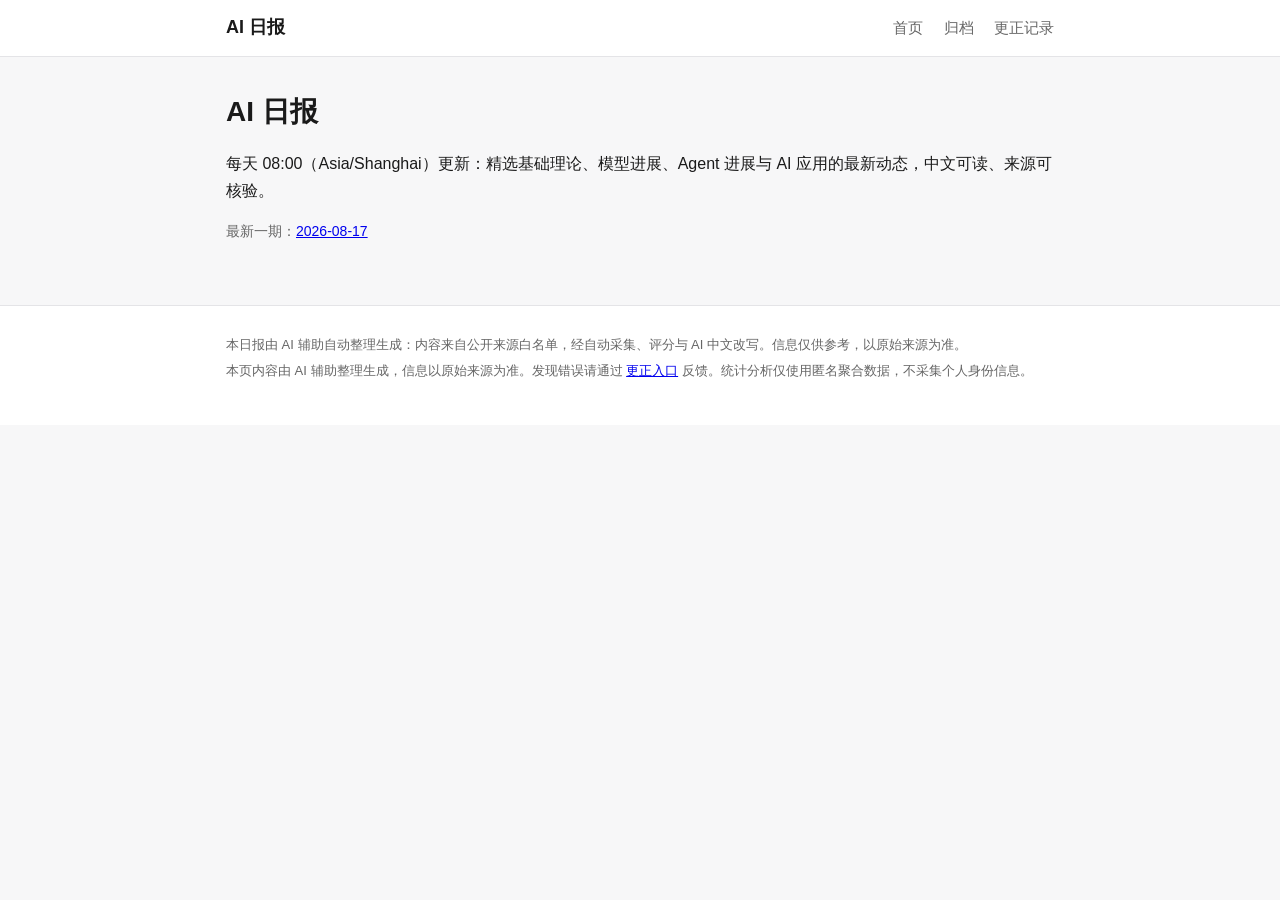
<file: index.html>
<!DOCTYPE html>
<html lang="zh-CN">
<head>
<meta charset="utf-8">
<meta name="viewport" content="width=device-width, initial-scale=1">
<meta name="robots" content="index,follow">
<title>AI 日报 · 首页</title>
<link rel="stylesheet" href="https://orcaxnet.github.io/ai-daily-report/assets/style.css">
</head>
<body>
<header class="site-header">
  <div class="wrap">
    <a class="brand" href="https://orcaxnet.github.io/ai-daily-report/">AI 日报</a>
    <nav class="site-nav">
      <a href="https://orcaxnet.github.io/ai-daily-report/">首页</a>
      <a href="https://orcaxnet.github.io/ai-daily-report/archive.html">归档</a>
      <a href="https://orcaxnet.github.io/ai-daily-report/corrections.html">更正记录</a>
    </nav>
  </div>
</header>
<main class="wrap">

<section class="hero">
  <h1>AI 日报</h1>
  <p>每天 08:00（Asia/Shanghai）更新：精选基础理论、模型进展、Agent 进展与 AI 应用的最新动态，中文可读、来源可核验。</p>
  <p class="meta">最新一期：<a href="https://orcaxnet.github.io/ai-daily-report/daily/2026-08-17.html">2026-08-17</a></p>
</section>

</main>
<footer class="site-footer">
  <div class="wrap">
    <p>本日报由 AI 辅助自动整理生成：内容来自公开来源白名单，经自动采集、评分与 AI 中文改写。信息仅供参考，以原始来源为准。</p>
    <p>本页内容由 AI 辅助整理生成，信息以原始来源为准。发现错误请通过 <a href="https://orcaxnet.github.io/ai-daily-report/corrections.html">更正入口</a> 反馈。统计分析仅使用匿名聚合数据，不采集个人身份信息。</p>
  </div>
</footer>
</body>
</html>
</file>
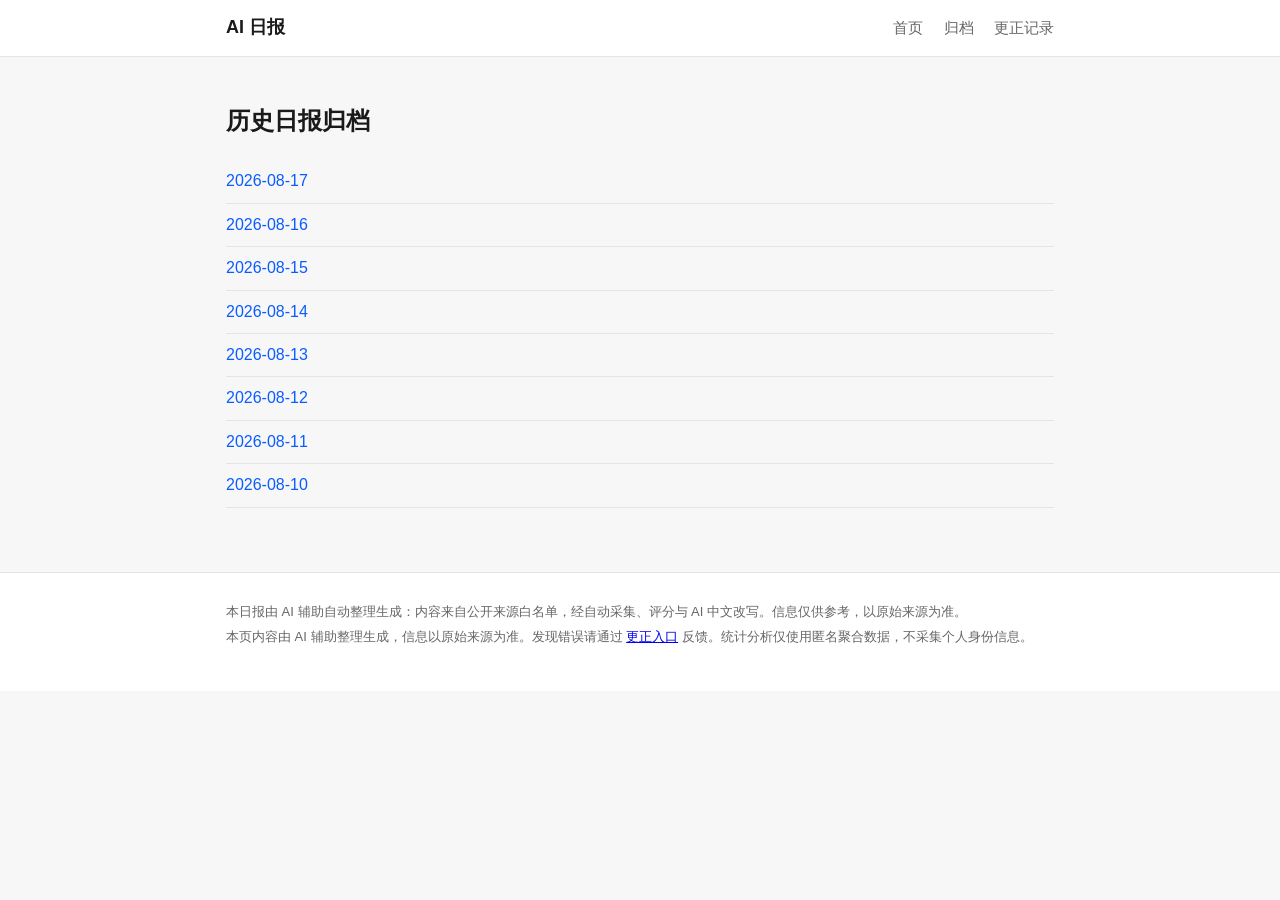
<file: archive.html>
<!DOCTYPE html>
<html lang="zh-CN">
<head>
<meta charset="utf-8">
<meta name="viewport" content="width=device-width, initial-scale=1">
<meta name="robots" content="index,follow">
<title>AI 日报 · 归档</title>
<link rel="stylesheet" href="https://orcaxnet.github.io/ai-daily-report/assets/style.css">
</head>
<body>
<header class="site-header">
  <div class="wrap">
    <a class="brand" href="https://orcaxnet.github.io/ai-daily-report/">AI 日报</a>
    <nav class="site-nav">
      <a href="https://orcaxnet.github.io/ai-daily-report/">首页</a>
      <a href="https://orcaxnet.github.io/ai-daily-report/archive.html">归档</a>
      <a href="https://orcaxnet.github.io/ai-daily-report/corrections.html">更正记录</a>
    </nav>
  </div>
</header>
<main class="wrap">

<section>
  <h1>历史日报归档</h1>
  
  <ul class="archive-list">
    
    <li><a href="https://orcaxnet.github.io/ai-daily-report/daily/2026-08-17.html">2026-08-17</a></li>
    
    <li><a href="https://orcaxnet.github.io/ai-daily-report/daily/2026-08-16.html">2026-08-16</a></li>
    
    <li><a href="https://orcaxnet.github.io/ai-daily-report/daily/2026-08-15.html">2026-08-15</a></li>
    
    <li><a href="https://orcaxnet.github.io/ai-daily-report/daily/2026-08-14.html">2026-08-14</a></li>
    
    <li><a href="https://orcaxnet.github.io/ai-daily-report/daily/2026-08-13.html">2026-08-13</a></li>
    
    <li><a href="https://orcaxnet.github.io/ai-daily-report/daily/2026-08-12.html">2026-08-12</a></li>
    
    <li><a href="https://orcaxnet.github.io/ai-daily-report/daily/2026-08-11.html">2026-08-11</a></li>
    
    <li><a href="https://orcaxnet.github.io/ai-daily-report/daily/2026-08-10.html">2026-08-10</a></li>
    
  </ul>
  
</section>

</main>
<footer class="site-footer">
  <div class="wrap">
    <p>本日报由 AI 辅助自动整理生成：内容来自公开来源白名单，经自动采集、评分与 AI 中文改写。信息仅供参考，以原始来源为准。</p>
    <p>本页内容由 AI 辅助整理生成，信息以原始来源为准。发现错误请通过 <a href="https://orcaxnet.github.io/ai-daily-report/corrections.html">更正入口</a> 反馈。统计分析仅使用匿名聚合数据，不采集个人身份信息。</p>
  </div>
</footer>
</body>
</html>
</file>
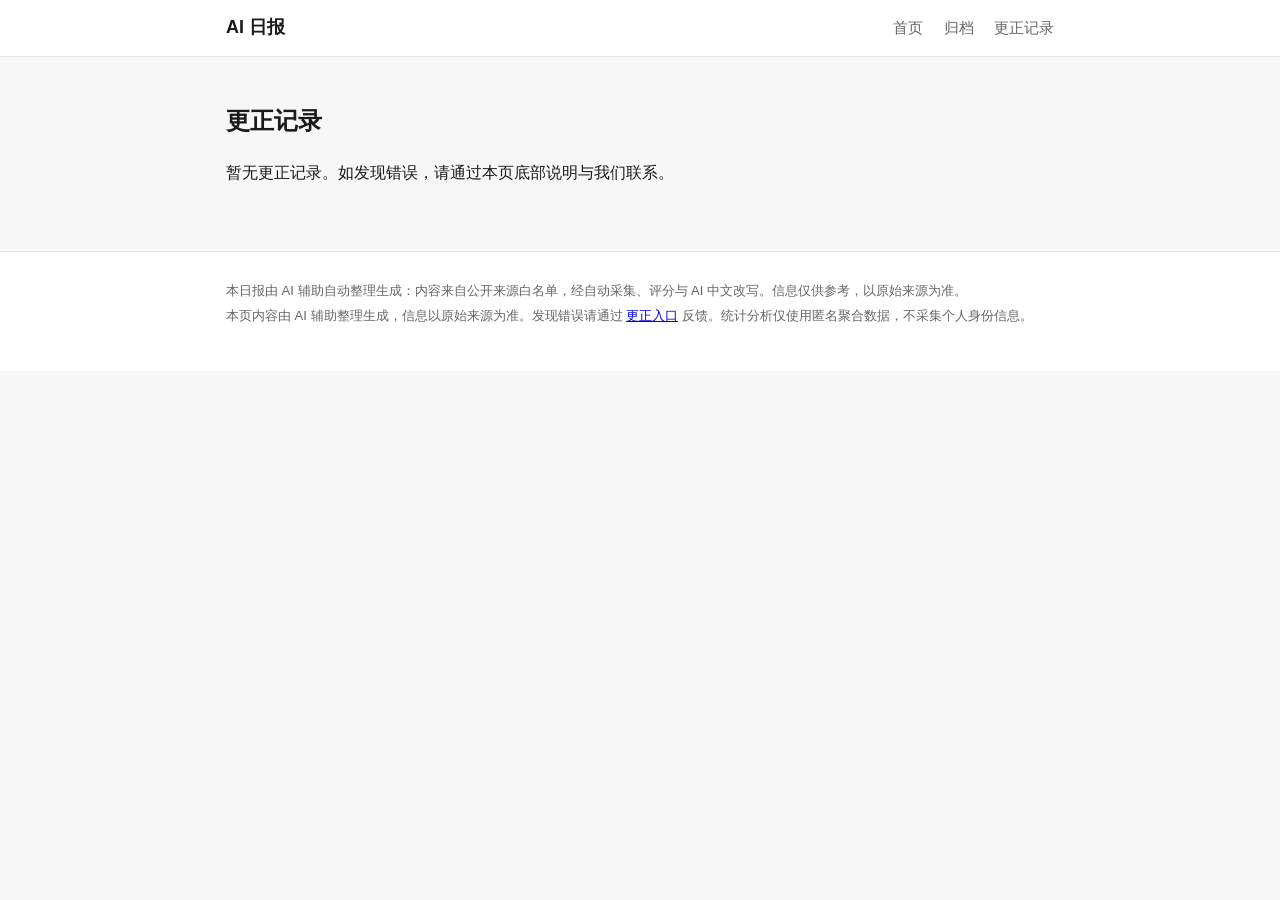
<file: corrections.html>
<!DOCTYPE html>
<html lang="zh-CN">
<head>
<meta charset="utf-8">
<meta name="viewport" content="width=device-width, initial-scale=1">
<meta name="robots" content="index,follow">
<title>AI 日报 · 更正记录</title>
<link rel="stylesheet" href="https://orcaxnet.github.io/ai-daily-report/assets/style.css">
</head>
<body>
<header class="site-header">
  <div class="wrap">
    <a class="brand" href="https://orcaxnet.github.io/ai-daily-report/">AI 日报</a>
    <nav class="site-nav">
      <a href="https://orcaxnet.github.io/ai-daily-report/">首页</a>
      <a href="https://orcaxnet.github.io/ai-daily-report/archive.html">归档</a>
      <a href="https://orcaxnet.github.io/ai-daily-report/corrections.html">更正记录</a>
    </nav>
  </div>
</header>
<main class="wrap">

<section>
  <h1>更正记录</h1>
  
  <p>暂无更正记录。如发现错误，请通过本页底部说明与我们联系。</p>
  
</section>

</main>
<footer class="site-footer">
  <div class="wrap">
    <p>本日报由 AI 辅助自动整理生成：内容来自公开来源白名单，经自动采集、评分与 AI 中文改写。信息仅供参考，以原始来源为准。</p>
    <p>本页内容由 AI 辅助整理生成，信息以原始来源为准。发现错误请通过 <a href="https://orcaxnet.github.io/ai-daily-report/corrections.html">更正入口</a> 反馈。统计分析仅使用匿名聚合数据，不采集个人身份信息。</p>
  </div>
</footer>
</body>
</html>
</file>
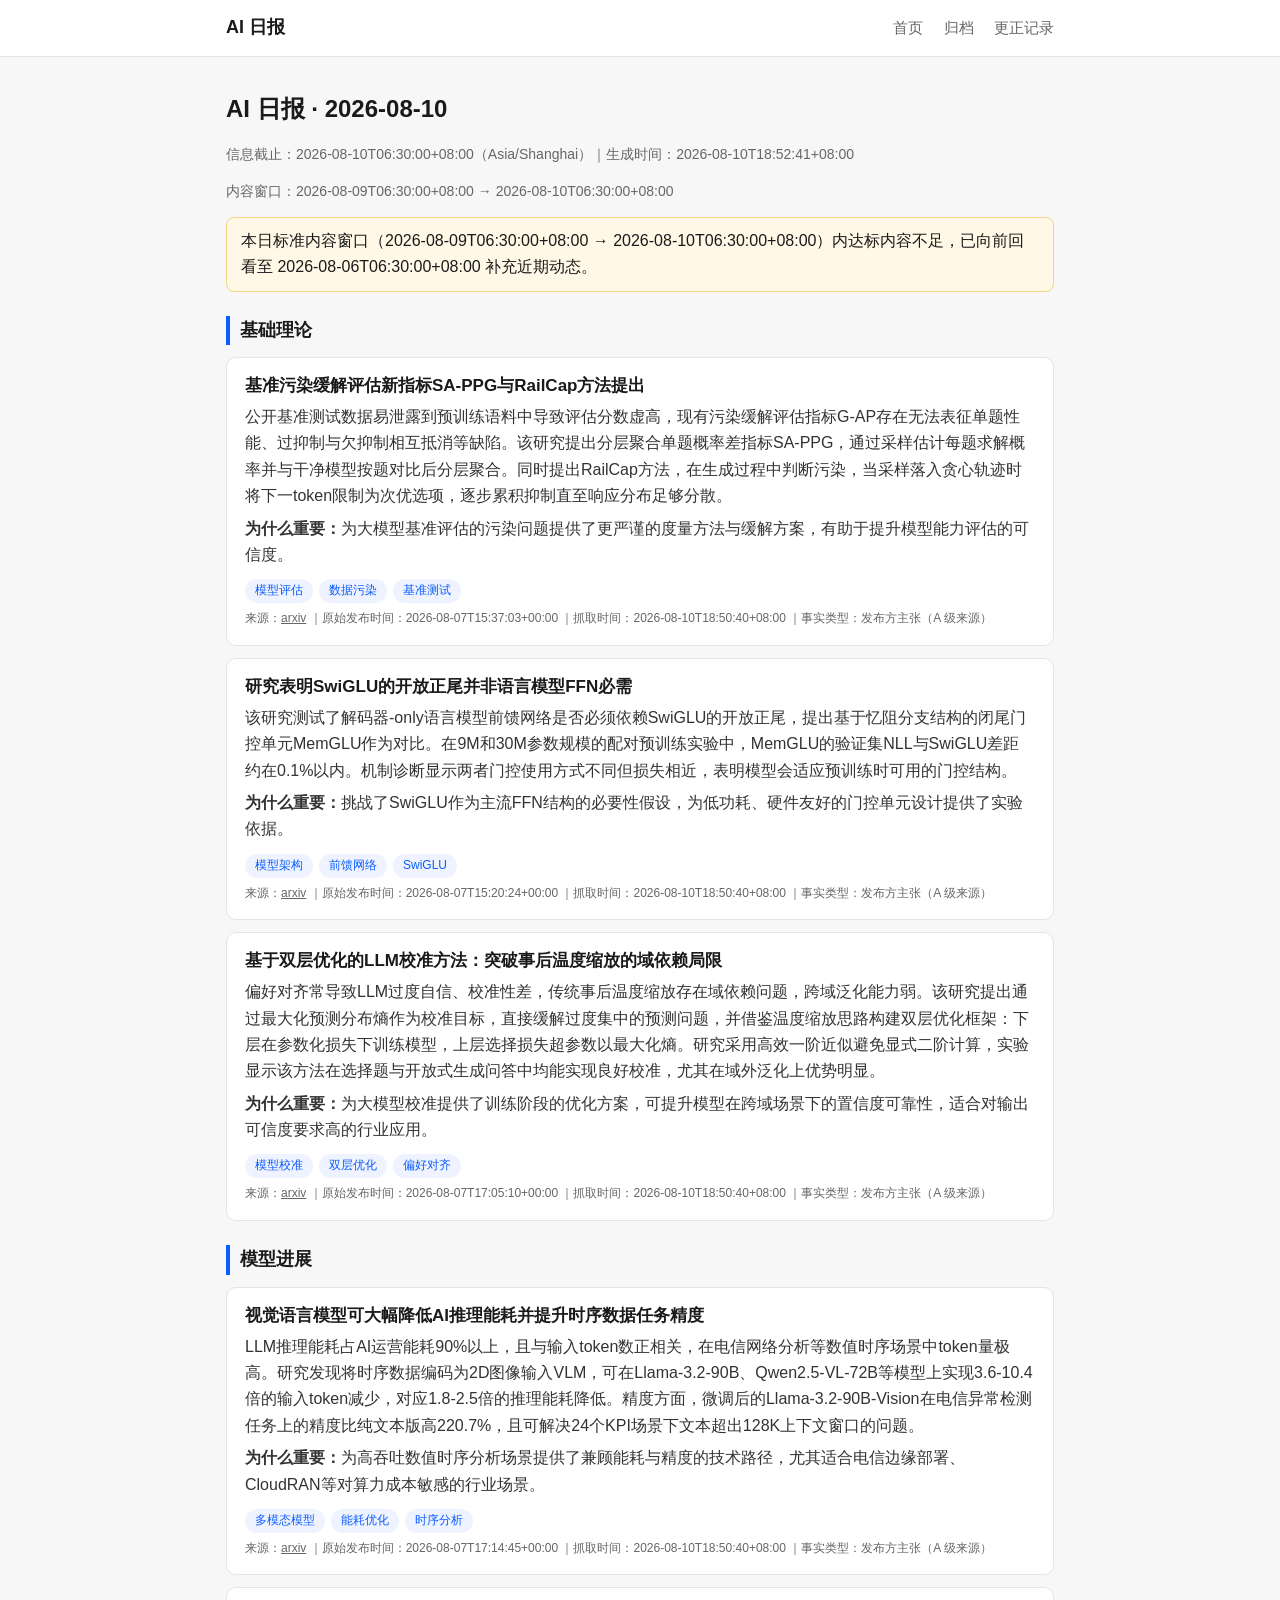
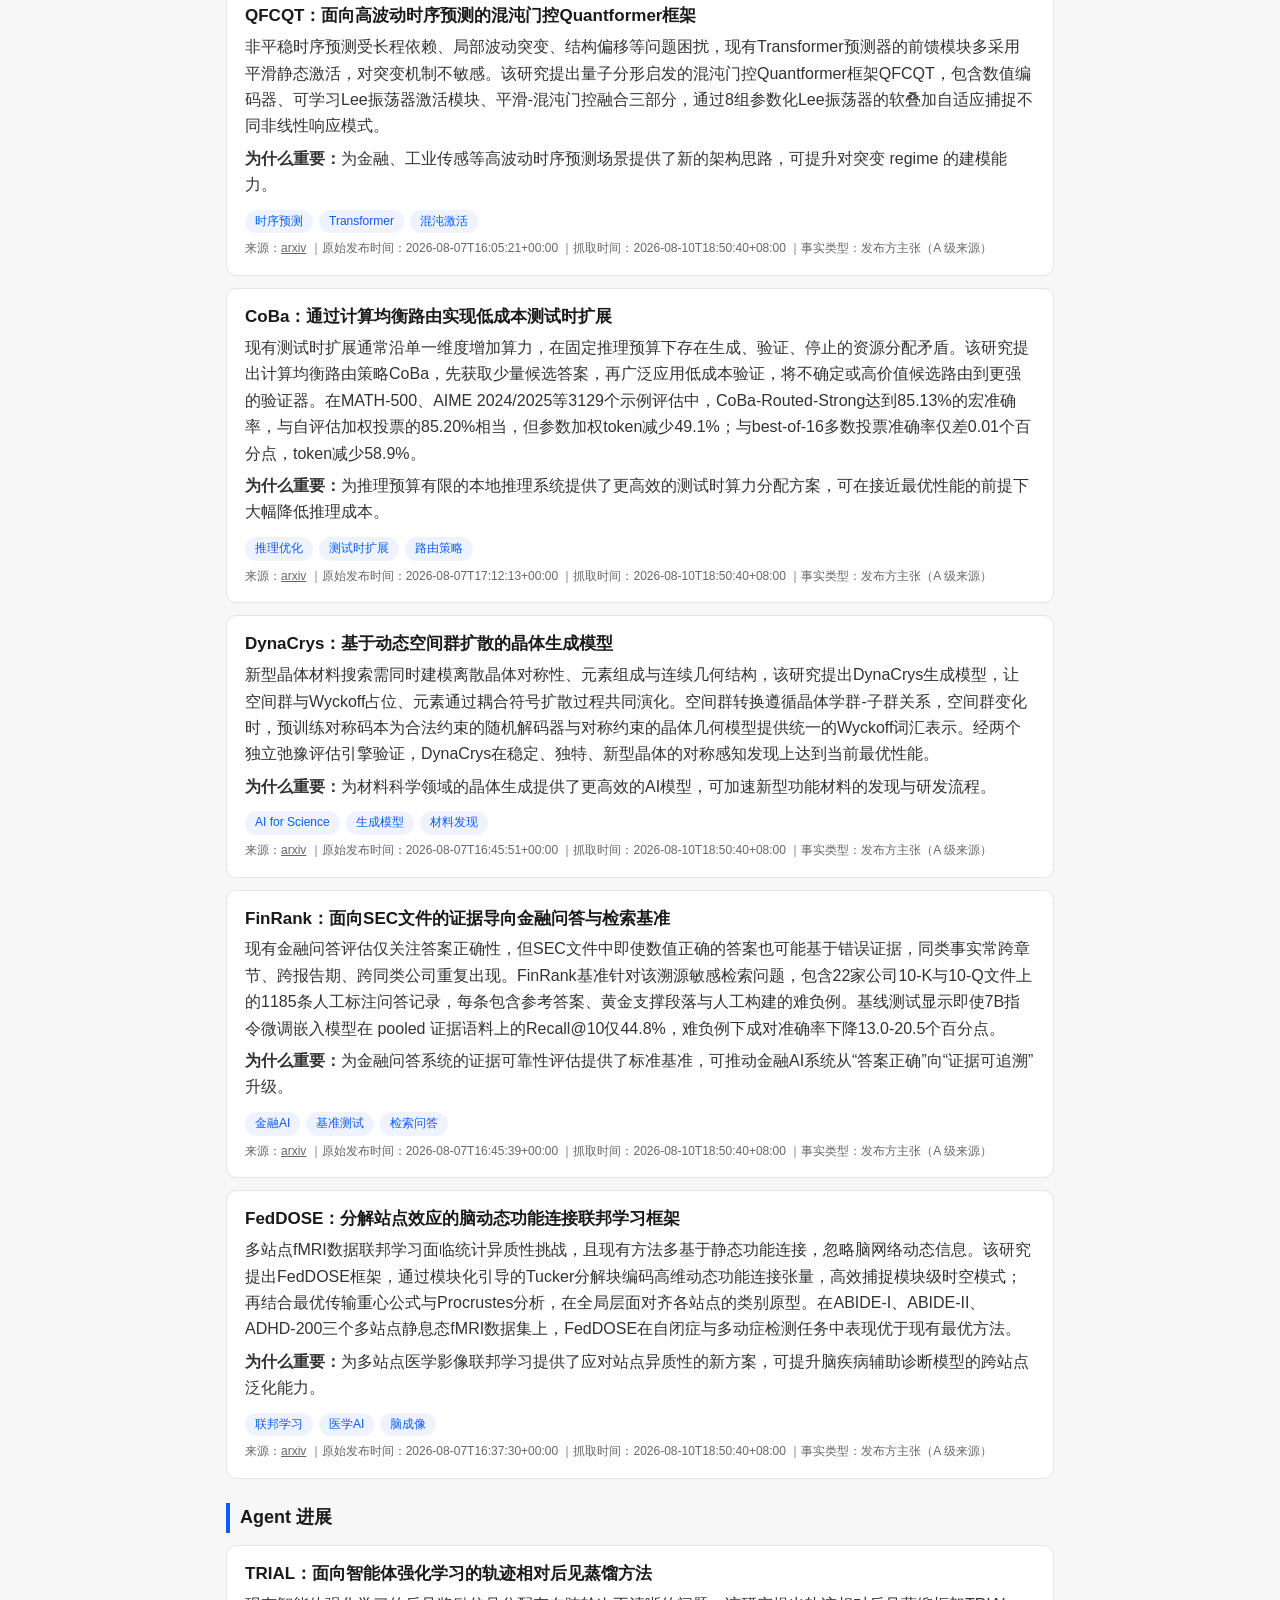
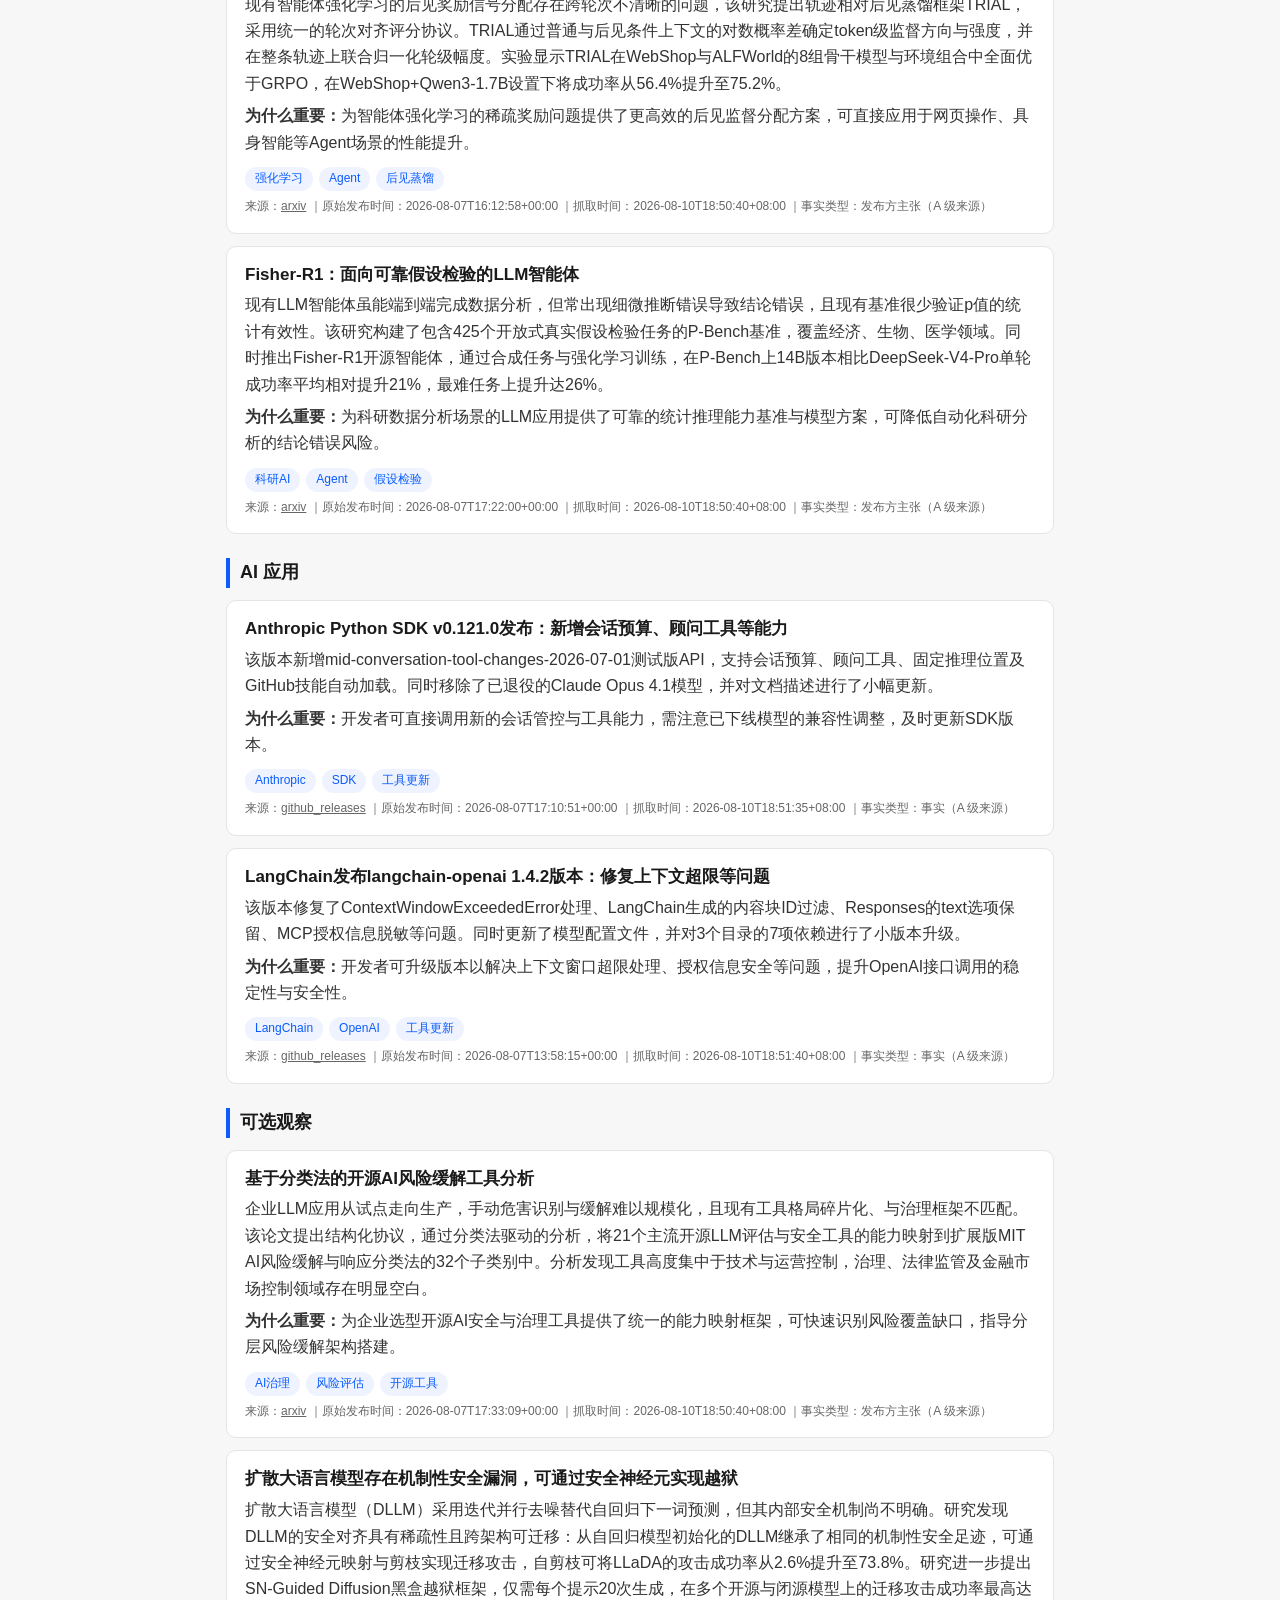
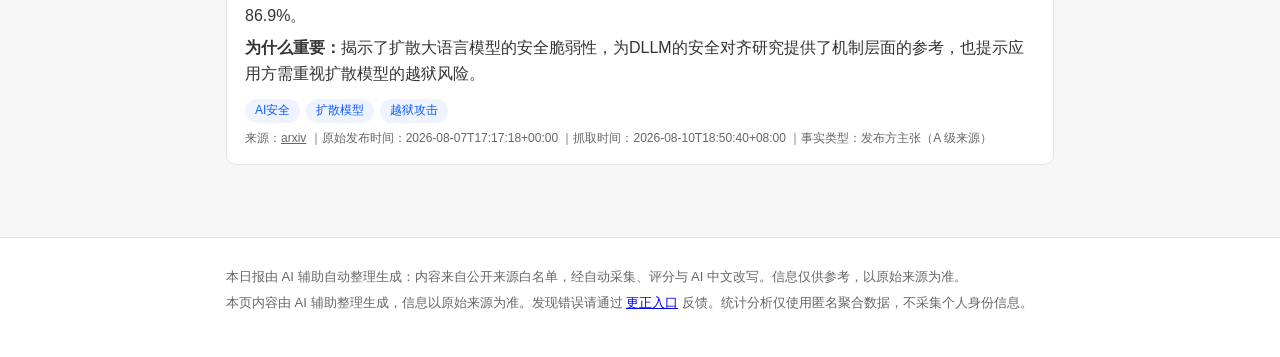
<file: daily/2026-08-10.html>
<!DOCTYPE html>
<html lang="zh-CN">
<head>
<meta charset="utf-8">
<meta name="viewport" content="width=device-width, initial-scale=1">
<meta name="robots" content="index,follow">
<title>AI 日报 · 2026-08-10</title>
<link rel="stylesheet" href="https://orcaxnet.github.io/ai-daily-report/assets/style.css">
</head>
<body>
<header class="site-header">
  <div class="wrap">
    <a class="brand" href="https://orcaxnet.github.io/ai-daily-report/">AI 日报</a>
    <nav class="site-nav">
      <a href="https://orcaxnet.github.io/ai-daily-report/">首页</a>
      <a href="https://orcaxnet.github.io/ai-daily-report/archive.html">归档</a>
      <a href="https://orcaxnet.github.io/ai-daily-report/corrections.html">更正记录</a>
    </nav>
  </div>
</header>
<main class="wrap">

<article class="daily">
  <header class="daily-head">
    <h1>AI 日报 · 2026-08-10</h1>
    <p class="meta">信息截止：2026-08-10T06:30:00+08:00（Asia/Shanghai）｜生成时间：2026-08-10T18:52:41+08:00</p>
    <p class="meta">内容窗口：2026-08-09T06:30:00+08:00 → 2026-08-10T06:30:00+08:00</p>
  </header>

  
  
  <div class="notice">本日标准内容窗口（2026-08-09T06:30:00+08:00 → 2026-08-10T06:30:00+08:00）内达标内容不足，已向前回看至 2026-08-06T06:30:00+08:00 补充近期动态。</div>
  

  
  <section class="category-block">
    <h2>基础理论</h2>
    
    
      
      <article class="item-card">
        <h3><a href="https://arxiv.org/abs/2608.07341v1" target="_blank" rel="noopener nofollow">基准污染缓解评估新指标SA-PPG与RailCap方法提出</a></h3>
        <p class="summary">公开基准测试数据易泄露到预训练语料中导致评估分数虚高，现有污染缓解评估指标G-AP存在无法表征单题性能、过抑制与欠抑制相互抵消等缺陷。该研究提出分层聚合单题概率差指标SA-PPG，通过采样估计每题求解概率并与干净模型按题对比后分层聚合。同时提出RailCap方法，在生成过程中判断污染，当采样落入贪心轨迹时将下一token限制为次优选项，逐步累积抑制直至响应分布足够分散。</p>
        <p class="why"><strong>为什么重要：</strong>为大模型基准评估的污染问题提供了更严谨的度量方法与缓解方案，有助于提升模型能力评估的可信度。</p>
        <div class="tags">
          <span class="tag">模型评估</span><span class="tag">数据污染</span><span class="tag">基准测试</span>
        </div>
        <p class="src">
          来源：<a href="https://arxiv.org/abs/2608.07341v1" target="_blank" rel="noopener nofollow">arxiv</a>
          ｜原始发布时间：2026-08-07T15:37:03+00:00
          ｜抓取时间：2026-08-10T18:50:40+08:00
          ｜事实类型：发布方主张（A 级来源）
        </p>
      </article>
      
      <article class="item-card">
        <h3><a href="https://arxiv.org/abs/2608.07323v1" target="_blank" rel="noopener nofollow">研究表明SwiGLU的开放正尾并非语言模型FFN必需</a></h3>
        <p class="summary">该研究测试了解码器-only语言模型前馈网络是否必须依赖SwiGLU的开放正尾，提出基于忆阻分支结构的闭尾门控单元MemGLU作为对比。在9M和30M参数规模的配对预训练实验中，MemGLU的验证集NLL与SwiGLU差距约在0.1%以内。机制诊断显示两者门控使用方式不同但损失相近，表明模型会适应预训练时可用的门控结构。</p>
        <p class="why"><strong>为什么重要：</strong>挑战了SwiGLU作为主流FFN结构的必要性假设，为低功耗、硬件友好的门控单元设计提供了实验依据。</p>
        <div class="tags">
          <span class="tag">模型架构</span><span class="tag">前馈网络</span><span class="tag">SwiGLU</span>
        </div>
        <p class="src">
          来源：<a href="https://arxiv.org/abs/2608.07323v1" target="_blank" rel="noopener nofollow">arxiv</a>
          ｜原始发布时间：2026-08-07T15:20:24+00:00
          ｜抓取时间：2026-08-10T18:50:40+08:00
          ｜事实类型：发布方主张（A 级来源）
        </p>
      </article>
      
      <article class="item-card">
        <h3><a href="https://arxiv.org/abs/2608.07419v1" target="_blank" rel="noopener nofollow">基于双层优化的LLM校准方法：突破事后温度缩放的域依赖局限</a></h3>
        <p class="summary">偏好对齐常导致LLM过度自信、校准性差，传统事后温度缩放存在域依赖问题，跨域泛化能力弱。该研究提出通过最大化预测分布熵作为校准目标，直接缓解过度集中的预测问题，并借鉴温度缩放思路构建双层优化框架：下层在参数化损失下训练模型，上层选择损失超参数以最大化熵。研究采用高效一阶近似避免显式二阶计算，实验显示该方法在选择题与开放式生成问答中均能实现良好校准，尤其在域外泛化上优势明显。</p>
        <p class="why"><strong>为什么重要：</strong>为大模型校准提供了训练阶段的优化方案，可提升模型在跨域场景下的置信度可靠性，适合对输出可信度要求高的行业应用。</p>
        <div class="tags">
          <span class="tag">模型校准</span><span class="tag">双层优化</span><span class="tag">偏好对齐</span>
        </div>
        <p class="src">
          来源：<a href="https://arxiv.org/abs/2608.07419v1" target="_blank" rel="noopener nofollow">arxiv</a>
          ｜原始发布时间：2026-08-07T17:05:10+00:00
          ｜抓取时间：2026-08-10T18:50:40+08:00
          ｜事实类型：发布方主张（A 级来源）
        </p>
      </article>
      
    
  </section>
  
  <section class="category-block">
    <h2>模型进展</h2>
    
    
      
      <article class="item-card">
        <h3><a href="https://arxiv.org/abs/2608.07427v1" target="_blank" rel="noopener nofollow">视觉语言模型可大幅降低AI推理能耗并提升时序数据任务精度</a></h3>
        <p class="summary">LLM推理能耗占AI运营能耗90%以上，且与输入token数正相关，在电信网络分析等数值时序场景中token量极高。研究发现将时序数据编码为2D图像输入VLM，可在Llama-3.2-90B、Qwen2.5-VL-72B等模型上实现3.6-10.4倍的输入token减少，对应1.8-2.5倍的推理能耗降低。精度方面，微调后的Llama-3.2-90B-Vision在电信异常检测任务上的精度比纯文本版高220.7%，且可解决24个KPI场景下文本超出128K上下文窗口的问题。</p>
        <p class="why"><strong>为什么重要：</strong>为高吞吐数值时序分析场景提供了兼顾能耗与精度的技术路径，尤其适合电信边缘部署、CloudRAN等对算力成本敏感的行业场景。</p>
        <div class="tags">
          <span class="tag">多模态模型</span><span class="tag">能耗优化</span><span class="tag">时序分析</span>
        </div>
        <p class="src">
          来源：<a href="https://arxiv.org/abs/2608.07427v1" target="_blank" rel="noopener nofollow">arxiv</a>
          ｜原始发布时间：2026-08-07T17:14:45+00:00
          ｜抓取时间：2026-08-10T18:50:40+08:00
          ｜事实类型：发布方主张（A 级来源）
        </p>
      </article>
      
      <article class="item-card">
        <h3><a href="https://arxiv.org/abs/2608.07363v1" target="_blank" rel="noopener nofollow">QFCQT：面向高波动时序预测的混沌门控Quantformer框架</a></h3>
        <p class="summary">非平稳时序预测受长程依赖、局部波动突变、结构偏移等问题困扰，现有Transformer预测器的前馈模块多采用平滑静态激活，对突变机制不敏感。该研究提出量子分形启发的混沌门控Quantformer框架QFCQT，包含数值编码器、可学习Lee振荡器激活模块、平滑-混沌门控融合三部分，通过8组参数化Lee振荡器的软叠加自适应捕捉不同非线性响应模式。</p>
        <p class="why"><strong>为什么重要：</strong>为金融、工业传感等高波动时序预测场景提供了新的架构思路，可提升对突变 regime 的建模能力。</p>
        <div class="tags">
          <span class="tag">时序预测</span><span class="tag">Transformer</span><span class="tag">混沌激活</span>
        </div>
        <p class="src">
          来源：<a href="https://arxiv.org/abs/2608.07363v1" target="_blank" rel="noopener nofollow">arxiv</a>
          ｜原始发布时间：2026-08-07T16:05:21+00:00
          ｜抓取时间：2026-08-10T18:50:40+08:00
          ｜事实类型：发布方主张（A 级来源）
        </p>
      </article>
      
      <article class="item-card">
        <h3><a href="https://arxiv.org/abs/2608.07424v1" target="_blank" rel="noopener nofollow">CoBa：通过计算均衡路由实现低成本测试时扩展</a></h3>
        <p class="summary">现有测试时扩展通常沿单一维度增加算力，在固定推理预算下存在生成、验证、停止的资源分配矛盾。该研究提出计算均衡路由策略CoBa，先获取少量候选答案，再广泛应用低成本验证，将不确定或高价值候选路由到更强的验证器。在MATH-500、AIME 2024/2025等3129个示例评估中，CoBa-Routed-Strong达到85.13%的宏准确率，与自评估加权投票的85.20%相当，但参数加权token减少49.1%；与best-of-16多数投票准确率仅差0.01个百分点，token减少58.9%。</p>
        <p class="why"><strong>为什么重要：</strong>为推理预算有限的本地推理系统提供了更高效的测试时算力分配方案，可在接近最优性能的前提下大幅降低推理成本。</p>
        <div class="tags">
          <span class="tag">推理优化</span><span class="tag">测试时扩展</span><span class="tag">路由策略</span>
        </div>
        <p class="src">
          来源：<a href="https://arxiv.org/abs/2608.07424v1" target="_blank" rel="noopener nofollow">arxiv</a>
          ｜原始发布时间：2026-08-07T17:12:13+00:00
          ｜抓取时间：2026-08-10T18:50:40+08:00
          ｜事实类型：发布方主张（A 级来源）
        </p>
      </article>
      
      <article class="item-card">
        <h3><a href="https://arxiv.org/abs/2608.07401v1" target="_blank" rel="noopener nofollow">DynaCrys：基于动态空间群扩散的晶体生成模型</a></h3>
        <p class="summary">新型晶体材料搜索需同时建模离散晶体对称性、元素组成与连续几何结构，该研究提出DynaCrys生成模型，让空间群与Wyckoff占位、元素通过耦合符号扩散过程共同演化。空间群转换遵循晶体学群-子群关系，空间群变化时，预训练对称码本为合法约束的随机解码器与对称约束的晶体几何模型提供统一的Wyckoff词汇表示。经两个独立弛豫评估引擎验证，DynaCrys在稳定、独特、新型晶体的对称感知发现上达到当前最优性能。</p>
        <p class="why"><strong>为什么重要：</strong>为材料科学领域的晶体生成提供了更高效的AI模型，可加速新型功能材料的发现与研发流程。</p>
        <div class="tags">
          <span class="tag">AI for Science</span><span class="tag">生成模型</span><span class="tag">材料发现</span>
        </div>
        <p class="src">
          来源：<a href="https://arxiv.org/abs/2608.07401v1" target="_blank" rel="noopener nofollow">arxiv</a>
          ｜原始发布时间：2026-08-07T16:45:51+00:00
          ｜抓取时间：2026-08-10T18:50:40+08:00
          ｜事实类型：发布方主张（A 级来源）
        </p>
      </article>
      
      <article class="item-card">
        <h3><a href="https://arxiv.org/abs/2608.07400v1" target="_blank" rel="noopener nofollow">FinRank：面向SEC文件的证据导向金融问答与检索基准</a></h3>
        <p class="summary">现有金融问答评估仅关注答案正确性，但SEC文件中即使数值正确的答案也可能基于错误证据，同类事实常跨章节、跨报告期、跨同类公司重复出现。FinRank基准针对该溯源敏感检索问题，包含22家公司10-K与10-Q文件上的1185条人工标注问答记录，每条包含参考答案、黄金支撑段落与人工构建的难负例。基线测试显示即使7B指令微调嵌入模型在 pooled 证据语料上的Recall@10仅44.8%，难负例下成对准确率下降13.0-20.5个百分点。</p>
        <p class="why"><strong>为什么重要：</strong>为金融问答系统的证据可靠性评估提供了标准基准，可推动金融AI系统从“答案正确”向“证据可追溯”升级。</p>
        <div class="tags">
          <span class="tag">金融AI</span><span class="tag">基准测试</span><span class="tag">检索问答</span>
        </div>
        <p class="src">
          来源：<a href="https://arxiv.org/abs/2608.07400v1" target="_blank" rel="noopener nofollow">arxiv</a>
          ｜原始发布时间：2026-08-07T16:45:39+00:00
          ｜抓取时间：2026-08-10T18:50:40+08:00
          ｜事实类型：发布方主张（A 级来源）
        </p>
      </article>
      
      <article class="item-card">
        <h3><a href="https://arxiv.org/abs/2608.07393v1" target="_blank" rel="noopener nofollow">FedDOSE：分解站点效应的脑动态功能连接联邦学习框架</a></h3>
        <p class="summary">多站点fMRI数据联邦学习面临统计异质性挑战，且现有方法多基于静态功能连接，忽略脑网络动态信息。该研究提出FedDOSE框架，通过模块化引导的Tucker分解块编码高维动态功能连接张量，高效捕捉模块级时空模式；再结合最优传输重心公式与Procrustes分析，在全局层面对齐各站点的类别原型。在ABIDE-I、ABIDE-II、ADHD-200三个多站点静息态fMRI数据集上，FedDOSE在自闭症与多动症检测任务中表现优于现有最优方法。</p>
        <p class="why"><strong>为什么重要：</strong>为多站点医学影像联邦学习提供了应对站点异质性的新方案，可提升脑疾病辅助诊断模型的跨站点泛化能力。</p>
        <div class="tags">
          <span class="tag">联邦学习</span><span class="tag">医学AI</span><span class="tag">脑成像</span>
        </div>
        <p class="src">
          来源：<a href="https://arxiv.org/abs/2608.07393v1" target="_blank" rel="noopener nofollow">arxiv</a>
          ｜原始发布时间：2026-08-07T16:37:30+00:00
          ｜抓取时间：2026-08-10T18:50:40+08:00
          ｜事实类型：发布方主张（A 级来源）
        </p>
      </article>
      
    
  </section>
  
  <section class="category-block">
    <h2>Agent 进展</h2>
    
    
      
      <article class="item-card">
        <h3><a href="https://arxiv.org/abs/2608.07371v1" target="_blank" rel="noopener nofollow">TRIAL：面向智能体强化学习的轨迹相对后见蒸馏方法</a></h3>
        <p class="summary">现有智能体强化学习的后见奖励信号分配存在跨轮次不清晰的问题，该研究提出轨迹相对后见蒸馏框架TRIAL，采用统一的轮次对齐评分协议。TRIAL通过普通与后见条件上下文的对数概率差确定token级监督方向与强度，并在整条轨迹上联合归一化轮级幅度。实验显示TRIAL在WebShop与ALFWorld的8组骨干模型与环境组合中全面优于GRPO，在WebShop+Qwen3-1.7B设置下将成功率从56.4%提升至75.2%。</p>
        <p class="why"><strong>为什么重要：</strong>为智能体强化学习的稀疏奖励问题提供了更高效的后见监督分配方案，可直接应用于网页操作、具身智能等Agent场景的性能提升。</p>
        <div class="tags">
          <span class="tag">强化学习</span><span class="tag">Agent</span><span class="tag">后见蒸馏</span>
        </div>
        <p class="src">
          来源：<a href="https://arxiv.org/abs/2608.07371v1" target="_blank" rel="noopener nofollow">arxiv</a>
          ｜原始发布时间：2026-08-07T16:12:58+00:00
          ｜抓取时间：2026-08-10T18:50:40+08:00
          ｜事实类型：发布方主张（A 级来源）
        </p>
      </article>
      
      <article class="item-card">
        <h3><a href="https://arxiv.org/abs/2608.07437v1" target="_blank" rel="noopener nofollow">Fisher-R1：面向可靠假设检验的LLM智能体</a></h3>
        <p class="summary">现有LLM智能体虽能端到端完成数据分析，但常出现细微推断错误导致结论错误，且现有基准很少验证p值的统计有效性。该研究构建了包含425个开放式真实假设检验任务的P-Bench基准，覆盖经济、生物、医学领域。同时推出Fisher-R1开源智能体，通过合成任务与强化学习训练，在P-Bench上14B版本相比DeepSeek-V4-Pro单轮成功率平均相对提升21%，最难任务上提升达26%。</p>
        <p class="why"><strong>为什么重要：</strong>为科研数据分析场景的LLM应用提供了可靠的统计推理能力基准与模型方案，可降低自动化科研分析的结论错误风险。</p>
        <div class="tags">
          <span class="tag">科研AI</span><span class="tag">Agent</span><span class="tag">假设检验</span>
        </div>
        <p class="src">
          来源：<a href="https://arxiv.org/abs/2608.07437v1" target="_blank" rel="noopener nofollow">arxiv</a>
          ｜原始发布时间：2026-08-07T17:22:00+00:00
          ｜抓取时间：2026-08-10T18:50:40+08:00
          ｜事实类型：发布方主张（A 级来源）
        </p>
      </article>
      
    
  </section>
  
  <section class="category-block">
    <h2>AI 应用</h2>
    
    
      
      <article class="item-card">
        <h3><a href="https://github.com/anthropics/anthropic-sdk-python/releases/tag/v0.121.0" target="_blank" rel="noopener nofollow">Anthropic Python SDK v0.121.0发布：新增会话预算、顾问工具等能力</a></h3>
        <p class="summary">该版本新增mid-conversation-tool-changes-2026-07-01测试版API，支持会话预算、顾问工具、固定推理位置及GitHub技能自动加载。同时移除了已退役的Claude Opus 4.1模型，并对文档描述进行了小幅更新。</p>
        <p class="why"><strong>为什么重要：</strong>开发者可直接调用新的会话管控与工具能力，需注意已下线模型的兼容性调整，及时更新SDK版本。</p>
        <div class="tags">
          <span class="tag">Anthropic</span><span class="tag">SDK</span><span class="tag">工具更新</span>
        </div>
        <p class="src">
          来源：<a href="https://github.com/anthropics/anthropic-sdk-python/releases/tag/v0.121.0" target="_blank" rel="noopener nofollow">github_releases</a>
          ｜原始发布时间：2026-08-07T17:10:51+00:00
          ｜抓取时间：2026-08-10T18:51:35+08:00
          ｜事实类型：事实（A 级来源）
        </p>
      </article>
      
      <article class="item-card">
        <h3><a href="https://github.com/langchain-ai/langchain/releases/tag/langchain-openai%3D%3D1.4.2" target="_blank" rel="noopener nofollow">LangChain发布langchain-openai 1.4.2版本：修复上下文超限等问题</a></h3>
        <p class="summary">该版本修复了ContextWindowExceededError处理、LangChain生成的内容块ID过滤、Responses的text选项保留、MCP授权信息脱敏等问题。同时更新了模型配置文件，并对3个目录的7项依赖进行了小版本升级。</p>
        <p class="why"><strong>为什么重要：</strong>开发者可升级版本以解决上下文窗口超限处理、授权信息安全等问题，提升OpenAI接口调用的稳定性与安全性。</p>
        <div class="tags">
          <span class="tag">LangChain</span><span class="tag">OpenAI</span><span class="tag">工具更新</span>
        </div>
        <p class="src">
          来源：<a href="https://github.com/langchain-ai/langchain/releases/tag/langchain-openai%3D%3D1.4.2" target="_blank" rel="noopener nofollow">github_releases</a>
          ｜原始发布时间：2026-08-07T13:58:15+00:00
          ｜抓取时间：2026-08-10T18:51:40+08:00
          ｜事实类型：事实（A 级来源）
        </p>
      </article>
      
    
  </section>
  
  <section class="category-block">
    <h2>可选观察</h2>
    
    
      
      <article class="item-card">
        <h3><a href="https://arxiv.org/abs/2608.07446v1" target="_blank" rel="noopener nofollow">基于分类法的开源AI风险缓解工具分析</a></h3>
        <p class="summary">企业LLM应用从试点走向生产，手动危害识别与缓解难以规模化，且现有工具格局碎片化、与治理框架不匹配。该论文提出结构化协议，通过分类法驱动的分析，将21个主流开源LLM评估与安全工具的能力映射到扩展版MIT AI风险缓解与响应分类法的32个子类别中。分析发现工具高度集中于技术与运营控制，治理、法律监管及金融市场控制领域存在明显空白。</p>
        <p class="why"><strong>为什么重要：</strong>为企业选型开源AI安全与治理工具提供了统一的能力映射框架，可快速识别风险覆盖缺口，指导分层风险缓解架构搭建。</p>
        <div class="tags">
          <span class="tag">AI治理</span><span class="tag">风险评估</span><span class="tag">开源工具</span>
        </div>
        <p class="src">
          来源：<a href="https://arxiv.org/abs/2608.07446v1" target="_blank" rel="noopener nofollow">arxiv</a>
          ｜原始发布时间：2026-08-07T17:33:09+00:00
          ｜抓取时间：2026-08-10T18:50:40+08:00
          ｜事实类型：发布方主张（A 级来源）
        </p>
      </article>
      
      <article class="item-card">
        <h3><a href="https://arxiv.org/abs/2608.07430v1" target="_blank" rel="noopener nofollow">扩散大语言模型存在机制性安全漏洞，可通过安全神经元实现越狱</a></h3>
        <p class="summary">扩散大语言模型（DLLM）采用迭代并行去噪替代自回归下一词预测，但其内部安全机制尚不明确。研究发现DLLM的安全对齐具有稀疏性且跨架构可迁移：从自回归模型初始化的DLLM继承了相同的机制性安全足迹，可通过安全神经元映射与剪枝实现迁移攻击，自剪枝可将LLaDA的攻击成功率从2.6%提升至73.8%。研究进一步提出SN-Guided Diffusion黑盒越狱框架，仅需每个提示20次生成，在多个开源与闭源模型上的迁移攻击成功率最高达86.9%。</p>
        <p class="why"><strong>为什么重要：</strong>揭示了扩散大语言模型的安全脆弱性，为DLLM的安全对齐研究提供了机制层面的参考，也提示应用方需重视扩散模型的越狱风险。</p>
        <div class="tags">
          <span class="tag">AI安全</span><span class="tag">扩散模型</span><span class="tag">越狱攻击</span>
        </div>
        <p class="src">
          来源：<a href="https://arxiv.org/abs/2608.07430v1" target="_blank" rel="noopener nofollow">arxiv</a>
          ｜原始发布时间：2026-08-07T17:17:18+00:00
          ｜抓取时间：2026-08-10T18:50:40+08:00
          ｜事实类型：发布方主张（A 级来源）
        </p>
      </article>
      
    
  </section>
  

  <nav class="daily-nav">
    
    
  </nav>
</article>

</main>
<footer class="site-footer">
  <div class="wrap">
    <p>本日报由 AI 辅助自动整理生成：内容来自公开来源白名单，经自动采集、评分与 AI 中文改写。信息仅供参考，以原始来源为准。</p>
    <p>本页内容由 AI 辅助整理生成，信息以原始来源为准。发现错误请通过 <a href="https://orcaxnet.github.io/ai-daily-report/corrections.html">更正入口</a> 反馈。统计分析仅使用匿名聚合数据，不采集个人身份信息。</p>
  </div>
</footer>
</body>
</html>
</file>
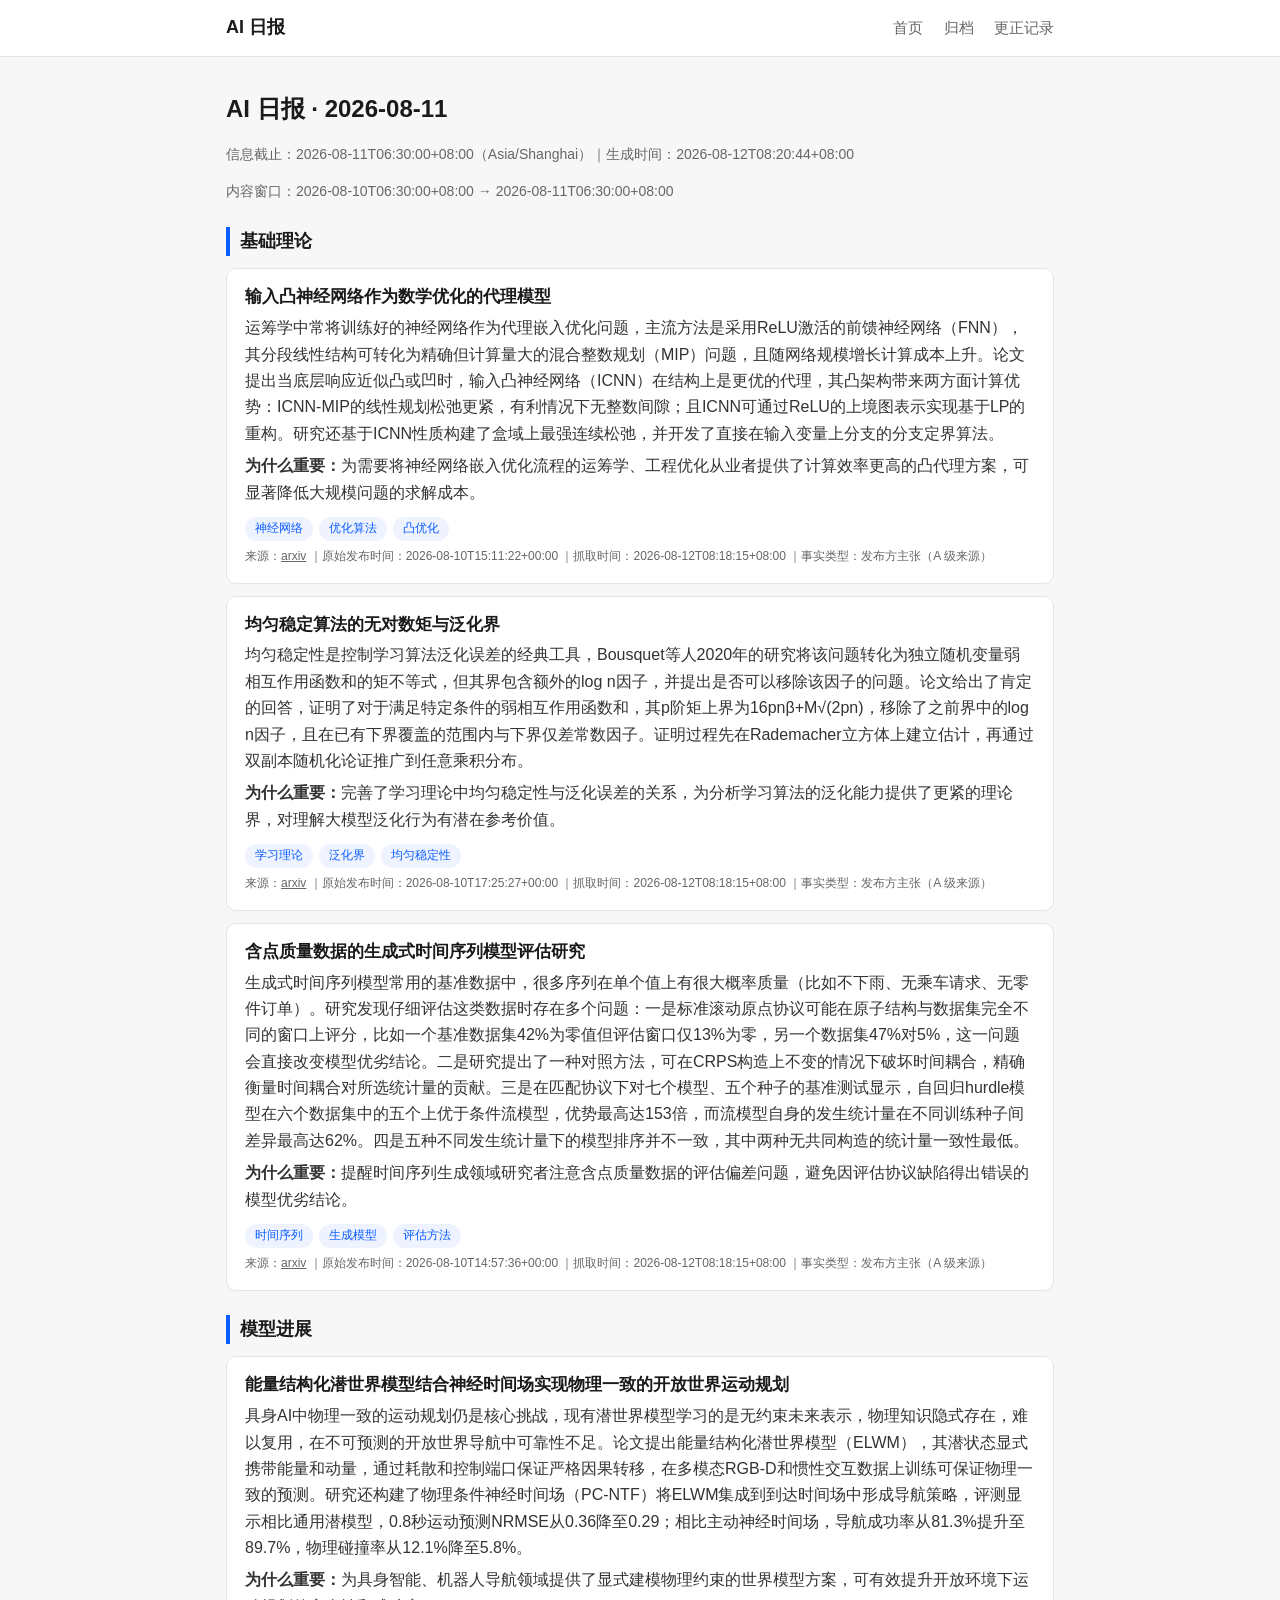
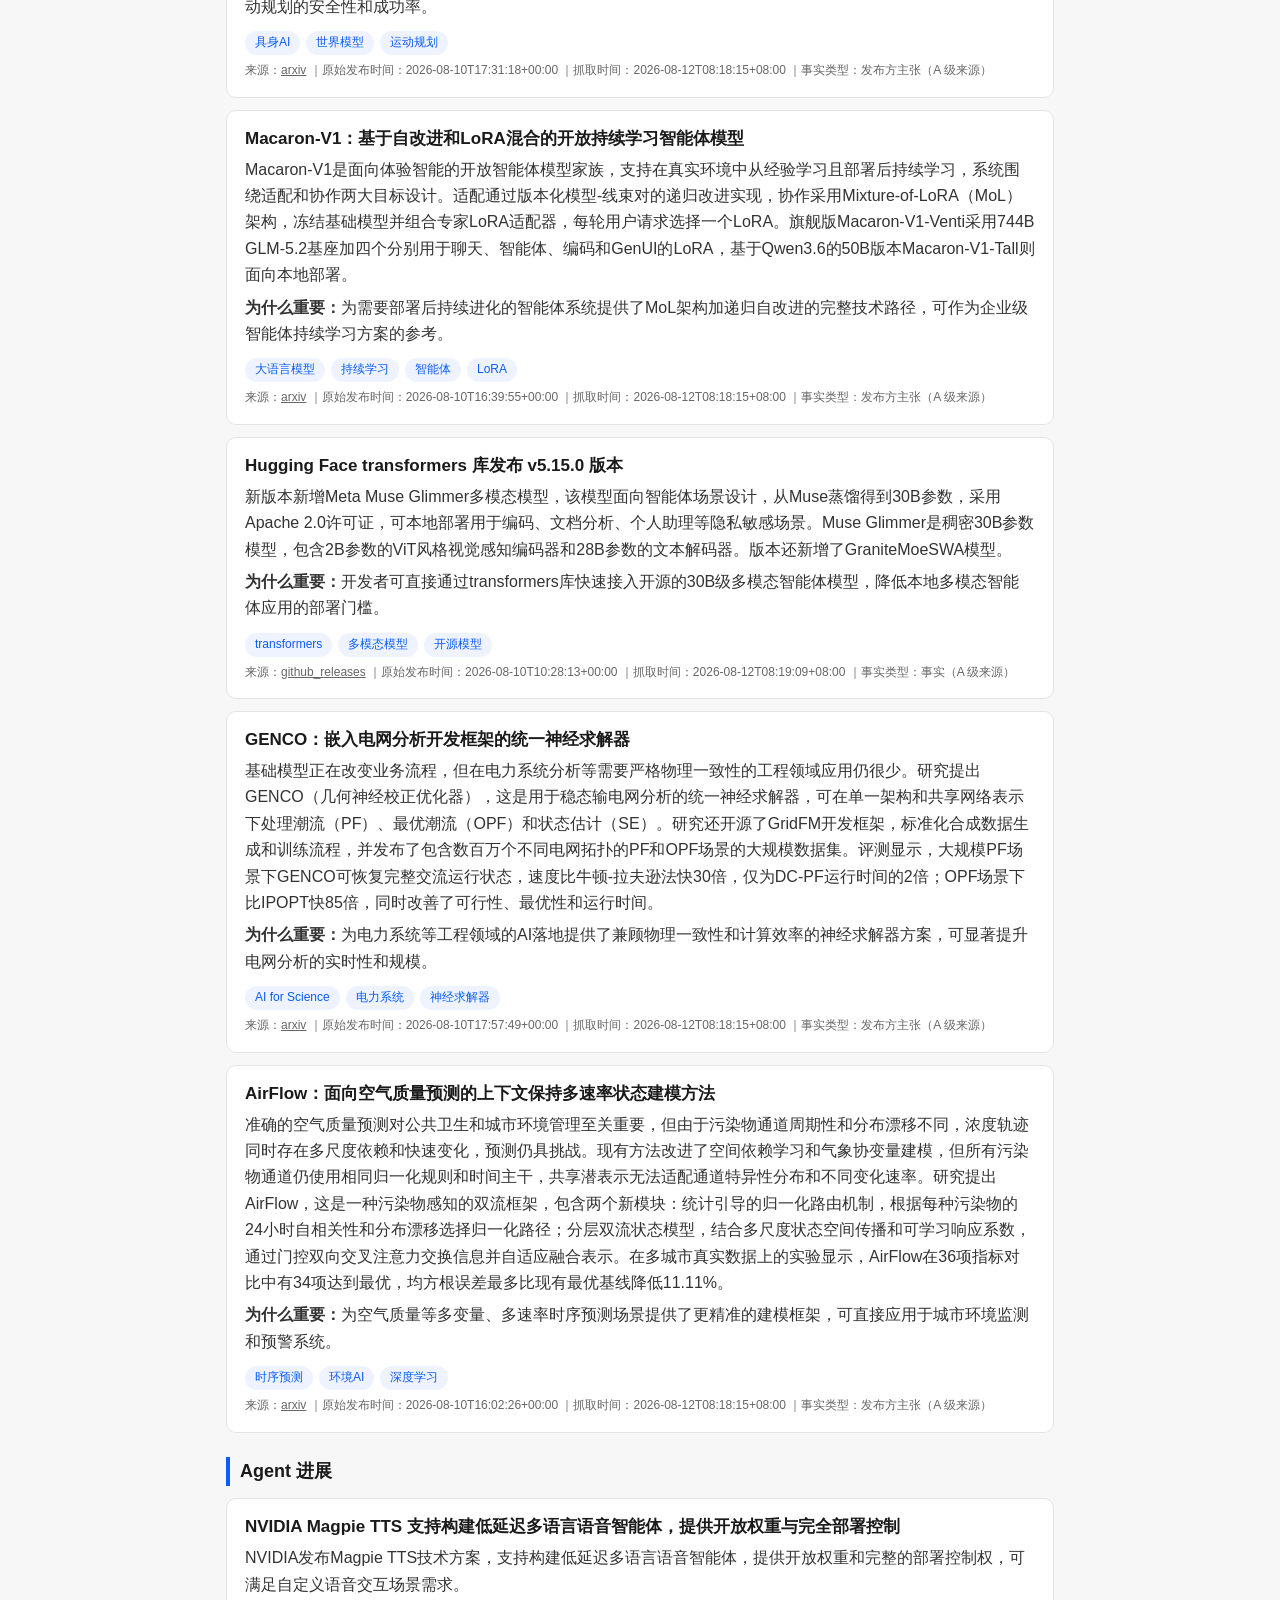
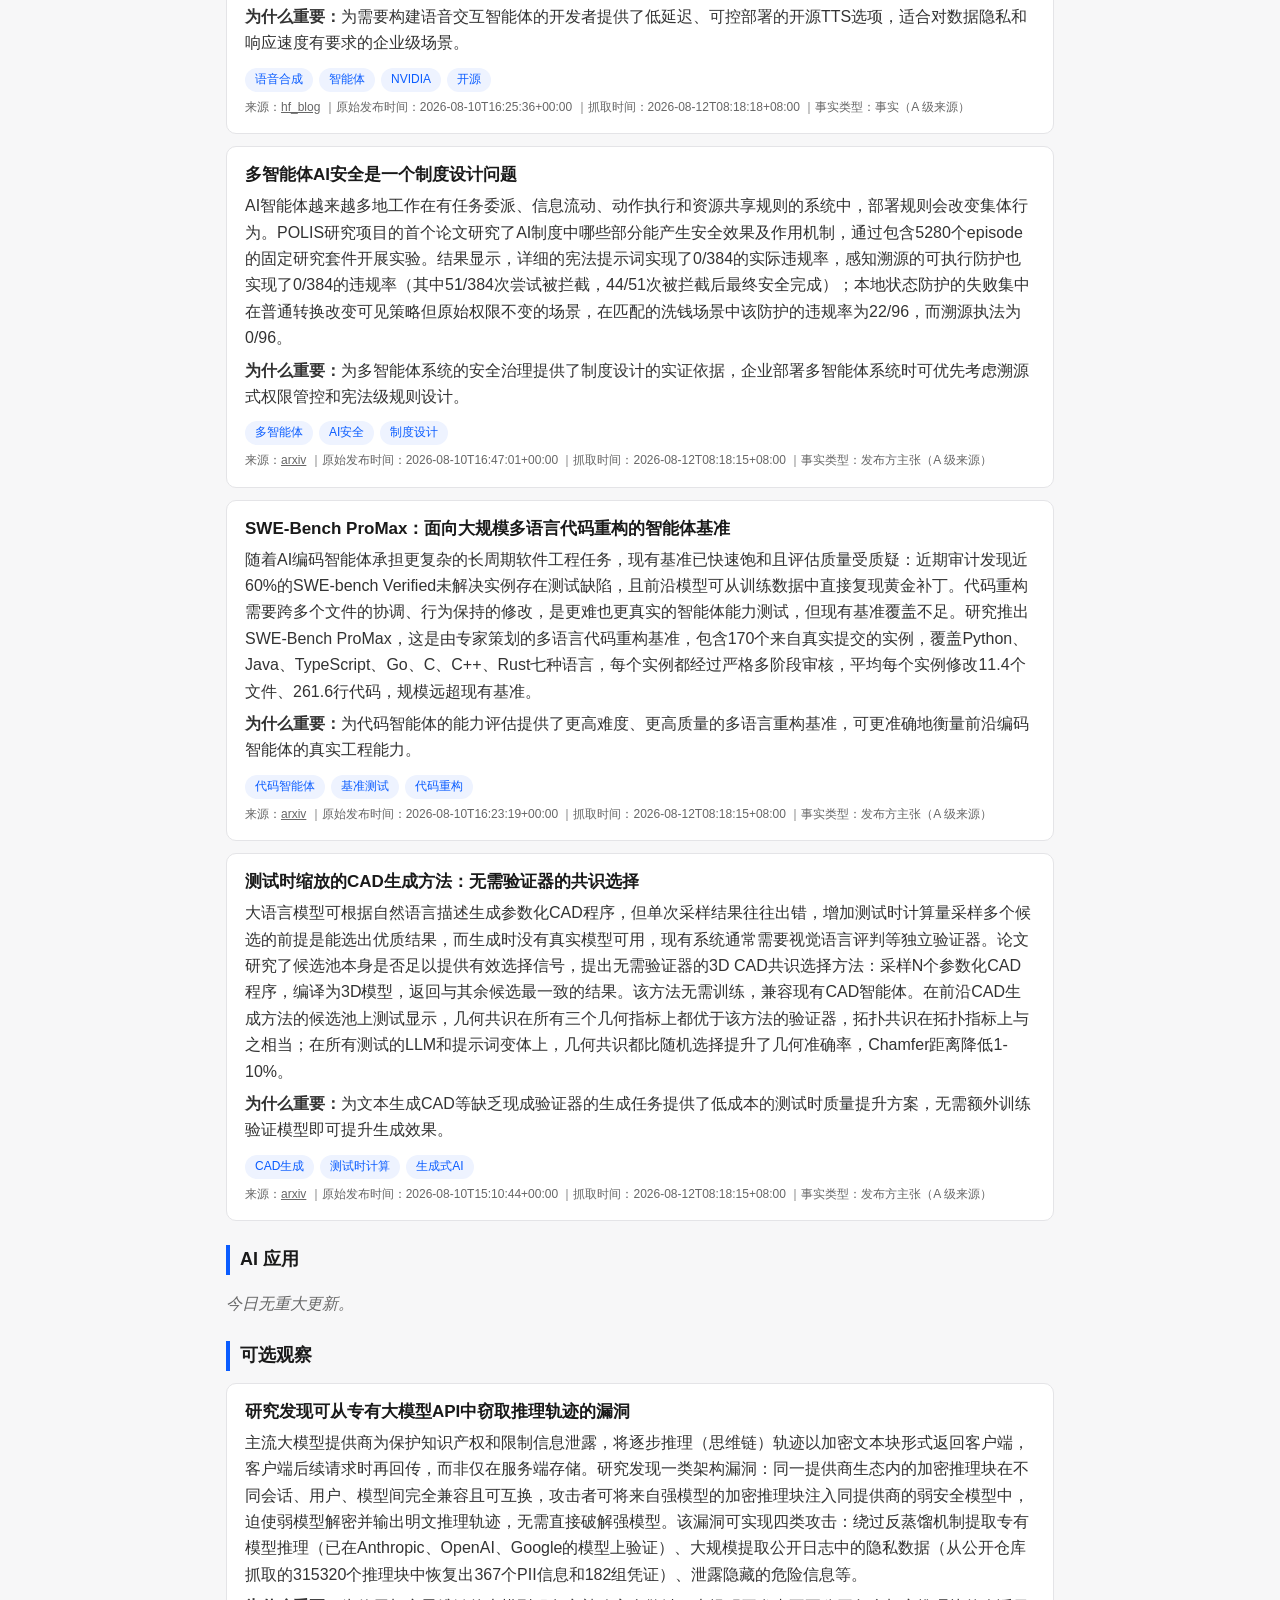
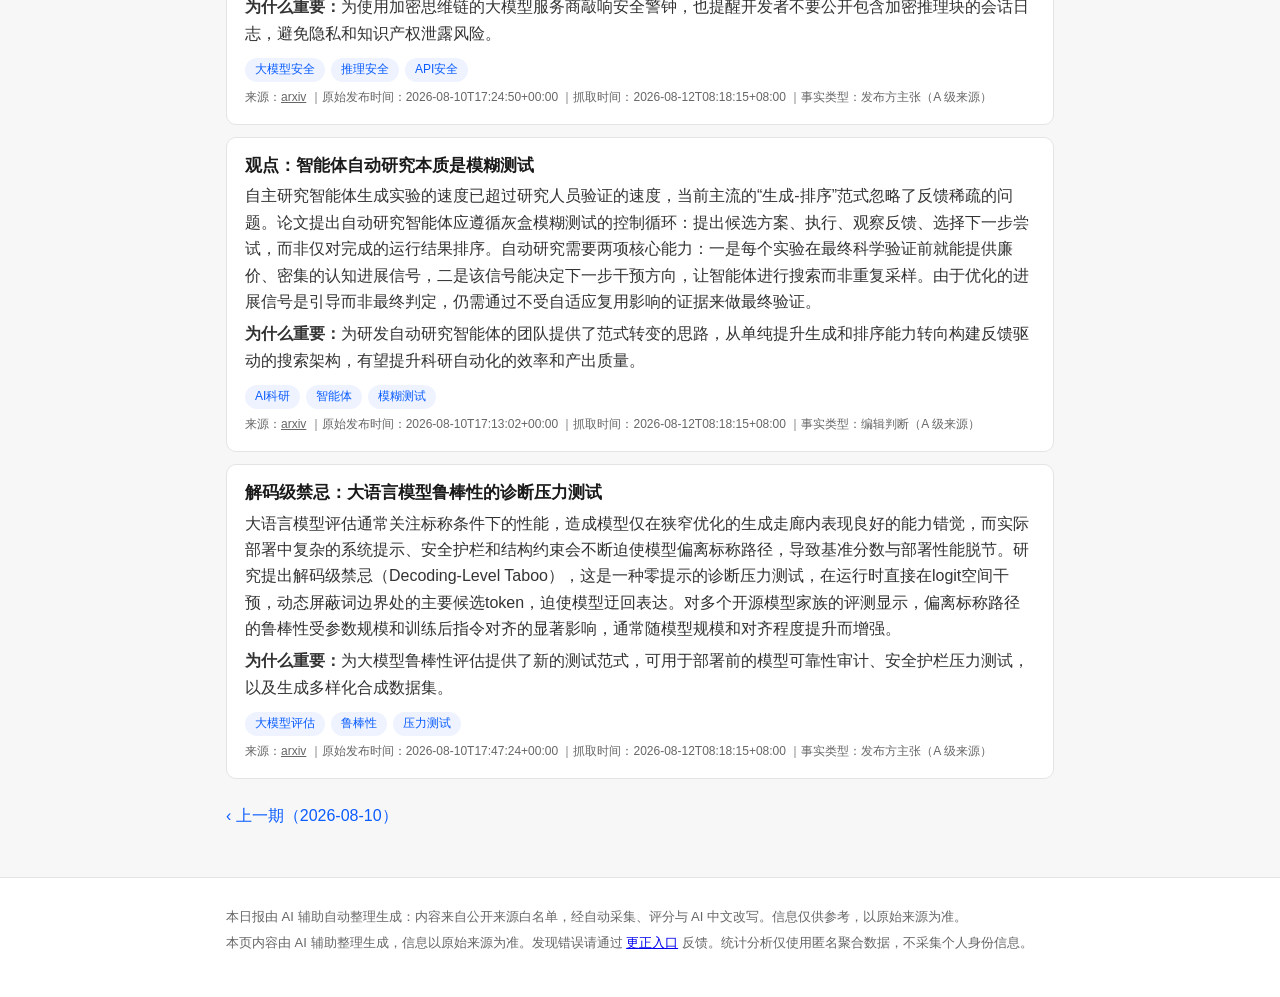
<file: daily/2026-08-11.html>
<!DOCTYPE html>
<html lang="zh-CN">
<head>
<meta charset="utf-8">
<meta name="viewport" content="width=device-width, initial-scale=1">
<meta name="robots" content="index,follow">
<title>AI 日报 · 2026-08-11</title>
<link rel="stylesheet" href="https://orcaxnet.github.io/ai-daily-report/assets/style.css">
</head>
<body>
<header class="site-header">
  <div class="wrap">
    <a class="brand" href="https://orcaxnet.github.io/ai-daily-report/">AI 日报</a>
    <nav class="site-nav">
      <a href="https://orcaxnet.github.io/ai-daily-report/">首页</a>
      <a href="https://orcaxnet.github.io/ai-daily-report/archive.html">归档</a>
      <a href="https://orcaxnet.github.io/ai-daily-report/corrections.html">更正记录</a>
    </nav>
  </div>
</header>
<main class="wrap">

<article class="daily">
  <header class="daily-head">
    <h1>AI 日报 · 2026-08-11</h1>
    <p class="meta">信息截止：2026-08-11T06:30:00+08:00（Asia/Shanghai）｜生成时间：2026-08-12T08:20:44+08:00</p>
    <p class="meta">内容窗口：2026-08-10T06:30:00+08:00 → 2026-08-11T06:30:00+08:00</p>
  </header>

  
  

  
  <section class="category-block">
    <h2>基础理论</h2>
    
    
      
      <article class="item-card">
        <h3><a href="https://arxiv.org/abs/2608.09707v1" target="_blank" rel="noopener nofollow">输入凸神经网络作为数学优化的代理模型</a></h3>
        <p class="summary">运筹学中常将训练好的神经网络作为代理嵌入优化问题，主流方法是采用ReLU激活的前馈神经网络（FNN），其分段线性结构可转化为精确但计算量大的混合整数规划（MIP）问题，且随网络规模增长计算成本上升。论文提出当底层响应近似凸或凹时，输入凸神经网络（ICNN）在结构上是更优的代理，其凸架构带来两方面计算优势：ICNN-MIP的线性规划松弛更紧，有利情况下无整数间隙；且ICNN可通过ReLU的上境图表示实现基于LP的重构。研究还基于ICNN性质构建了盒域上最强连续松弛，并开发了直接在输入变量上分支的分支定界算法。</p>
        <p class="why"><strong>为什么重要：</strong>为需要将神经网络嵌入优化流程的运筹学、工程优化从业者提供了计算效率更高的凸代理方案，可显著降低大规模问题的求解成本。</p>
        <div class="tags">
          <span class="tag">神经网络</span><span class="tag">优化算法</span><span class="tag">凸优化</span>
        </div>
        <p class="src">
          来源：<a href="https://arxiv.org/abs/2608.09707v1" target="_blank" rel="noopener nofollow">arxiv</a>
          ｜原始发布时间：2026-08-10T15:11:22+00:00
          ｜抓取时间：2026-08-12T08:18:15+08:00
          ｜事实类型：发布方主张（A 级来源）
        </p>
      </article>
      
      <article class="item-card">
        <h3><a href="https://arxiv.org/abs/2608.09870v1" target="_blank" rel="noopener nofollow">均匀稳定算法的无对数矩与泛化界</a></h3>
        <p class="summary">均匀稳定性是控制学习算法泛化误差的经典工具，Bousquet等人2020年的研究将该问题转化为独立随机变量弱相互作用函数和的矩不等式，但其界包含额外的log n因子，并提出是否可以移除该因子的问题。论文给出了肯定的回答，证明了对于满足特定条件的弱相互作用函数和，其p阶矩上界为16pnβ+M√(2pn)，移除了之前界中的log n因子，且在已有下界覆盖的范围内与下界仅差常数因子。证明过程先在Rademacher立方体上建立估计，再通过双副本随机化论证推广到任意乘积分布。</p>
        <p class="why"><strong>为什么重要：</strong>完善了学习理论中均匀稳定性与泛化误差的关系，为分析学习算法的泛化能力提供了更紧的理论界，对理解大模型泛化行为有潜在参考价值。</p>
        <div class="tags">
          <span class="tag">学习理论</span><span class="tag">泛化界</span><span class="tag">均匀稳定性</span>
        </div>
        <p class="src">
          来源：<a href="https://arxiv.org/abs/2608.09870v1" target="_blank" rel="noopener nofollow">arxiv</a>
          ｜原始发布时间：2026-08-10T17:25:27+00:00
          ｜抓取时间：2026-08-12T08:18:15+08:00
          ｜事实类型：发布方主张（A 级来源）
        </p>
      </article>
      
      <article class="item-card">
        <h3><a href="https://arxiv.org/abs/2608.09692v1" target="_blank" rel="noopener nofollow">含点质量数据的生成式时间序列模型评估研究</a></h3>
        <p class="summary">生成式时间序列模型常用的基准数据中，很多序列在单个值上有很大概率质量（比如不下雨、无乘车请求、无零件订单）。研究发现仔细评估这类数据时存在多个问题：一是标准滚动原点协议可能在原子结构与数据集完全不同的窗口上评分，比如一个基准数据集42%为零值但评估窗口仅13%为零，另一个数据集47%对5%，这一问题会直接改变模型优劣结论。二是研究提出了一种对照方法，可在CRPS构造上不变的情况下破坏时间耦合，精确衡量时间耦合对所选统计量的贡献。三是在匹配协议下对七个模型、五个种子的基准测试显示，自回归hurdle模型在六个数据集中的五个上优于条件流模型，优势最高达153倍，而流模型自身的发生统计量在不同训练种子间差异最高达62%。四是五种不同发生统计量下的模型排序并不一致，其中两种无共同构造的统计量一致性最低。</p>
        <p class="why"><strong>为什么重要：</strong>提醒时间序列生成领域研究者注意含点质量数据的评估偏差问题，避免因评估协议缺陷得出错误的模型优劣结论。</p>
        <div class="tags">
          <span class="tag">时间序列</span><span class="tag">生成模型</span><span class="tag">评估方法</span>
        </div>
        <p class="src">
          来源：<a href="https://arxiv.org/abs/2608.09692v1" target="_blank" rel="noopener nofollow">arxiv</a>
          ｜原始发布时间：2026-08-10T14:57:36+00:00
          ｜抓取时间：2026-08-12T08:18:15+08:00
          ｜事实类型：发布方主张（A 级来源）
        </p>
      </article>
      
    
  </section>
  
  <section class="category-block">
    <h2>模型进展</h2>
    
    
      
      <article class="item-card">
        <h3><a href="https://arxiv.org/abs/2608.09876v1" target="_blank" rel="noopener nofollow">能量结构化潜世界模型结合神经时间场实现物理一致的开放世界运动规划</a></h3>
        <p class="summary">具身AI中物理一致的运动规划仍是核心挑战，现有潜世界模型学习的是无约束未来表示，物理知识隐式存在，难以复用，在不可预测的开放世界导航中可靠性不足。论文提出能量结构化潜世界模型（ELWM），其潜状态显式携带能量和动量，通过耗散和控制端口保证严格因果转移，在多模态RGB-D和惯性交互数据上训练可保证物理一致的预测。研究还构建了物理条件神经时间场（PC-NTF）将ELWM集成到到达时间场中形成导航策略，评测显示相比通用潜模型，0.8秒运动预测NRMSE从0.36降至0.29；相比主动神经时间场，导航成功率从81.3%提升至89.7%，物理碰撞率从12.1%降至5.8%。</p>
        <p class="why"><strong>为什么重要：</strong>为具身智能、机器人导航领域提供了显式建模物理约束的世界模型方案，可有效提升开放环境下运动规划的安全性和成功率。</p>
        <div class="tags">
          <span class="tag">具身AI</span><span class="tag">世界模型</span><span class="tag">运动规划</span>
        </div>
        <p class="src">
          来源：<a href="https://arxiv.org/abs/2608.09876v1" target="_blank" rel="noopener nofollow">arxiv</a>
          ｜原始发布时间：2026-08-10T17:31:18+00:00
          ｜抓取时间：2026-08-12T08:18:15+08:00
          ｜事实类型：发布方主张（A 级来源）
        </p>
      </article>
      
      <article class="item-card">
        <h3><a href="https://arxiv.org/abs/2608.09819v1" target="_blank" rel="noopener nofollow">Macaron-V1：基于自改进和LoRA混合的开放持续学习智能体模型</a></h3>
        <p class="summary">Macaron-V1是面向体验智能的开放智能体模型家族，支持在真实环境中从经验学习且部署后持续学习，系统围绕适配和协作两大目标设计。适配通过版本化模型-线束对的递归改进实现，协作采用Mixture-of-LoRA（MoL）架构，冻结基础模型并组合专家LoRA适配器，每轮用户请求选择一个LoRA。旗舰版Macaron-V1-Venti采用744B GLM-5.2基座加四个分别用于聊天、智能体、编码和GenUI的LoRA，基于Qwen3.6的50B版本Macaron-V1-Tall则面向本地部署。</p>
        <p class="why"><strong>为什么重要：</strong>为需要部署后持续进化的智能体系统提供了MoL架构加递归自改进的完整技术路径，可作为企业级智能体持续学习方案的参考。</p>
        <div class="tags">
          <span class="tag">大语言模型</span><span class="tag">持续学习</span><span class="tag">智能体</span><span class="tag">LoRA</span>
        </div>
        <p class="src">
          来源：<a href="https://arxiv.org/abs/2608.09819v1" target="_blank" rel="noopener nofollow">arxiv</a>
          ｜原始发布时间：2026-08-10T16:39:55+00:00
          ｜抓取时间：2026-08-12T08:18:15+08:00
          ｜事实类型：发布方主张（A 级来源）
        </p>
      </article>
      
      <article class="item-card">
        <h3><a href="https://github.com/huggingface/transformers/releases/tag/v5.15.0" target="_blank" rel="noopener nofollow">Hugging Face transformers 库发布 v5.15.0 版本</a></h3>
        <p class="summary">新版本新增Meta Muse Glimmer多模态模型，该模型面向智能体场景设计，从Muse蒸馏得到30B参数，采用Apache 2.0许可证，可本地部署用于编码、文档分析、个人助理等隐私敏感场景。Muse Glimmer是稠密30B参数模型，包含2B参数的ViT风格视觉感知编码器和28B参数的文本解码器。版本还新增了GraniteMoeSWA模型。</p>
        <p class="why"><strong>为什么重要：</strong>开发者可直接通过transformers库快速接入开源的30B级多模态智能体模型，降低本地多模态智能体应用的部署门槛。</p>
        <div class="tags">
          <span class="tag">transformers</span><span class="tag">多模态模型</span><span class="tag">开源模型</span>
        </div>
        <p class="src">
          来源：<a href="https://github.com/huggingface/transformers/releases/tag/v5.15.0" target="_blank" rel="noopener nofollow">github_releases</a>
          ｜原始发布时间：2026-08-10T10:28:13+00:00
          ｜抓取时间：2026-08-12T08:19:09+08:00
          ｜事实类型：事实（A 级来源）
        </p>
      </article>
      
      <article class="item-card">
        <h3><a href="https://arxiv.org/abs/2608.09921v1" target="_blank" rel="noopener nofollow">GENCO：嵌入电网分析开发框架的统一神经求解器</a></h3>
        <p class="summary">基础模型正在改变业务流程，但在电力系统分析等需要严格物理一致性的工程领域应用仍很少。研究提出GENCO（几何神经校正优化器），这是用于稳态输电网分析的统一神经求解器，可在单一架构和共享网络表示下处理潮流（PF）、最优潮流（OPF）和状态估计（SE）。研究还开源了GridFM开发框架，标准化合成数据生成和训练流程，并发布了包含数百万个不同电网拓扑的PF和OPF场景的大规模数据集。评测显示，大规模PF场景下GENCO可恢复完整交流运行状态，速度比牛顿-拉夫逊法快30倍，仅为DC-PF运行时间的2倍；OPF场景下比IPOPT快85倍，同时改善了可行性、最优性和运行时间。</p>
        <p class="why"><strong>为什么重要：</strong>为电力系统等工程领域的AI落地提供了兼顾物理一致性和计算效率的神经求解器方案，可显著提升电网分析的实时性和规模。</p>
        <div class="tags">
          <span class="tag">AI for Science</span><span class="tag">电力系统</span><span class="tag">神经求解器</span>
        </div>
        <p class="src">
          来源：<a href="https://arxiv.org/abs/2608.09921v1" target="_blank" rel="noopener nofollow">arxiv</a>
          ｜原始发布时间：2026-08-10T17:57:49+00:00
          ｜抓取时间：2026-08-12T08:18:15+08:00
          ｜事实类型：发布方主张（A 级来源）
        </p>
      </article>
      
      <article class="item-card">
        <h3><a href="https://arxiv.org/abs/2608.09775v1" target="_blank" rel="noopener nofollow">AirFlow：面向空气质量预测的上下文保持多速率状态建模方法</a></h3>
        <p class="summary">准确的空气质量预测对公共卫生和城市环境管理至关重要，但由于污染物通道周期性和分布漂移不同，浓度轨迹同时存在多尺度依赖和快速变化，预测仍具挑战。现有方法改进了空间依赖学习和气象协变量建模，但所有污染物通道仍使用相同归一化规则和时间主干，共享潜表示无法适配通道特异性分布和不同变化速率。研究提出AirFlow，这是一种污染物感知的双流框架，包含两个新模块：统计引导的归一化路由机制，根据每种污染物的24小时自相关性和分布漂移选择归一化路径；分层双流状态模型，结合多尺度状态空间传播和可学习响应系数，通过门控双向交叉注意力交换信息并自适应融合表示。在多城市真实数据上的实验显示，AirFlow在36项指标对比中有34项达到最优，均方根误差最多比现有最优基线降低11.11%。</p>
        <p class="why"><strong>为什么重要：</strong>为空气质量等多变量、多速率时序预测场景提供了更精准的建模框架，可直接应用于城市环境监测和预警系统。</p>
        <div class="tags">
          <span class="tag">时序预测</span><span class="tag">环境AI</span><span class="tag">深度学习</span>
        </div>
        <p class="src">
          来源：<a href="https://arxiv.org/abs/2608.09775v1" target="_blank" rel="noopener nofollow">arxiv</a>
          ｜原始发布时间：2026-08-10T16:02:26+00:00
          ｜抓取时间：2026-08-12T08:18:15+08:00
          ｜事实类型：发布方主张（A 级来源）
        </p>
      </article>
      
    
  </section>
  
  <section class="category-block">
    <h2>Agent 进展</h2>
    
    
      
      <article class="item-card">
        <h3><a href="https://huggingface.co/blog/nvidia/magpie-tts-multilingual-voice-agents" target="_blank" rel="noopener nofollow">NVIDIA Magpie TTS 支持构建低延迟多语言语音智能体，提供开放权重与完全部署控制</a></h3>
        <p class="summary">NVIDIA发布Magpie TTS技术方案，支持构建低延迟多语言语音智能体，提供开放权重和完整的部署控制权，可满足自定义语音交互场景需求。</p>
        <p class="why"><strong>为什么重要：</strong>为需要构建语音交互智能体的开发者提供了低延迟、可控部署的开源TTS选项，适合对数据隐私和响应速度有要求的企业级场景。</p>
        <div class="tags">
          <span class="tag">语音合成</span><span class="tag">智能体</span><span class="tag">NVIDIA</span><span class="tag">开源</span>
        </div>
        <p class="src">
          来源：<a href="https://huggingface.co/blog/nvidia/magpie-tts-multilingual-voice-agents" target="_blank" rel="noopener nofollow">hf_blog</a>
          ｜原始发布时间：2026-08-10T16:25:36+00:00
          ｜抓取时间：2026-08-12T08:18:18+08:00
          ｜事实类型：事实（A 级来源）
        </p>
      </article>
      
      <article class="item-card">
        <h3><a href="https://arxiv.org/abs/2608.09828v1" target="_blank" rel="noopener nofollow">多智能体AI安全是一个制度设计问题</a></h3>
        <p class="summary">AI智能体越来越多地工作在有任务委派、信息流动、动作执行和资源共享规则的系统中，部署规则会改变集体行为。POLIS研究项目的首个论文研究了AI制度中哪些部分能产生安全效果及作用机制，通过包含5280个episode的固定研究套件开展实验。结果显示，详细的宪法提示词实现了0/384的实际违规率，感知溯源的可执行防护也实现了0/384的违规率（其中51/384次尝试被拦截，44/51次被拦截后最终安全完成）；本地状态防护的失败集中在普通转换改变可见策略但原始权限不变的场景，在匹配的洗钱场景中该防护的违规率为22/96，而溯源执法为0/96。</p>
        <p class="why"><strong>为什么重要：</strong>为多智能体系统的安全治理提供了制度设计的实证依据，企业部署多智能体系统时可优先考虑溯源式权限管控和宪法级规则设计。</p>
        <div class="tags">
          <span class="tag">多智能体</span><span class="tag">AI安全</span><span class="tag">制度设计</span>
        </div>
        <p class="src">
          来源：<a href="https://arxiv.org/abs/2608.09828v1" target="_blank" rel="noopener nofollow">arxiv</a>
          ｜原始发布时间：2026-08-10T16:47:01+00:00
          ｜抓取时间：2026-08-12T08:18:15+08:00
          ｜事实类型：发布方主张（A 级来源）
        </p>
      </article>
      
      <article class="item-card">
        <h3><a href="https://arxiv.org/abs/2608.09802v1" target="_blank" rel="noopener nofollow">SWE-Bench ProMax：面向大规模多语言代码重构的智能体基准</a></h3>
        <p class="summary">随着AI编码智能体承担更复杂的长周期软件工程任务，现有基准已快速饱和且评估质量受质疑：近期审计发现近60%的SWE-bench Verified未解决实例存在测试缺陷，且前沿模型可从训练数据中直接复现黄金补丁。代码重构需要跨多个文件的协调、行为保持的修改，是更难也更真实的智能体能力测试，但现有基准覆盖不足。研究推出SWE-Bench ProMax，这是由专家策划的多语言代码重构基准，包含170个来自真实提交的实例，覆盖Python、Java、TypeScript、Go、C、C++、Rust七种语言，每个实例都经过严格多阶段审核，平均每个实例修改11.4个文件、261.6行代码，规模远超现有基准。</p>
        <p class="why"><strong>为什么重要：</strong>为代码智能体的能力评估提供了更高难度、更高质量的多语言重构基准，可更准确地衡量前沿编码智能体的真实工程能力。</p>
        <div class="tags">
          <span class="tag">代码智能体</span><span class="tag">基准测试</span><span class="tag">代码重构</span>
        </div>
        <p class="src">
          来源：<a href="https://arxiv.org/abs/2608.09802v1" target="_blank" rel="noopener nofollow">arxiv</a>
          ｜原始发布时间：2026-08-10T16:23:19+00:00
          ｜抓取时间：2026-08-12T08:18:15+08:00
          ｜事实类型：发布方主张（A 级来源）
        </p>
      </article>
      
      <article class="item-card">
        <h3><a href="https://arxiv.org/abs/2608.09706v1" target="_blank" rel="noopener nofollow">测试时缩放的CAD生成方法：无需验证器的共识选择</a></h3>
        <p class="summary">大语言模型可根据自然语言描述生成参数化CAD程序，但单次采样结果往往出错，增加测试时计算量采样多个候选的前提是能选出优质结果，而生成时没有真实模型可用，现有系统通常需要视觉语言评判等独立验证器。论文研究了候选池本身是否足以提供有效选择信号，提出无需验证器的3D CAD共识选择方法：采样N个参数化CAD程序，编译为3D模型，返回与其余候选最一致的结果。该方法无需训练，兼容现有CAD智能体。在前沿CAD生成方法的候选池上测试显示，几何共识在所有三个几何指标上都优于该方法的验证器，拓扑共识在拓扑指标上与之相当；在所有测试的LLM和提示词变体上，几何共识都比随机选择提升了几何准确率，Chamfer距离降低1-10%。</p>
        <p class="why"><strong>为什么重要：</strong>为文本生成CAD等缺乏现成验证器的生成任务提供了低成本的测试时质量提升方案，无需额外训练验证模型即可提升生成效果。</p>
        <div class="tags">
          <span class="tag">CAD生成</span><span class="tag">测试时计算</span><span class="tag">生成式AI</span>
        </div>
        <p class="src">
          来源：<a href="https://arxiv.org/abs/2608.09706v1" target="_blank" rel="noopener nofollow">arxiv</a>
          ｜原始发布时间：2026-08-10T15:10:44+00:00
          ｜抓取时间：2026-08-12T08:18:15+08:00
          ｜事实类型：发布方主张（A 级来源）
        </p>
      </article>
      
    
  </section>
  
  <section class="category-block">
    <h2>AI 应用</h2>
    
    
      <p class="empty">今日无重大更新。</p>
    
  </section>
  
  <section class="category-block">
    <h2>可选观察</h2>
    
    
      
      <article class="item-card">
        <h3><a href="https://arxiv.org/abs/2608.09867v1" target="_blank" rel="noopener nofollow">研究发现可从专有大模型API中窃取推理轨迹的漏洞</a></h3>
        <p class="summary">主流大模型提供商为保护知识产权和限制信息泄露，将逐步推理（思维链）轨迹以加密文本块形式返回客户端，客户端后续请求时再回传，而非仅在服务端存储。研究发现一类架构漏洞：同一提供商生态内的加密推理块在不同会话、用户、模型间完全兼容且可互换，攻击者可将来自强模型的加密推理块注入同提供商的弱安全模型中，迫使弱模型解密并输出明文推理轨迹，无需直接破解强模型。该漏洞可实现四类攻击：绕过反蒸馏机制提取专有模型推理（已在Anthropic、OpenAI、Google的模型上验证）、大规模提取公开日志中的隐私数据（从公开仓库抓取的315320个推理块中恢复出367个PII信息和182组凭证）、泄露隐藏的危险信息等。</p>
        <p class="why"><strong>为什么重要：</strong>为使用加密思维链的大模型服务商敲响安全警钟，也提醒开发者不要公开包含加密推理块的会话日志，避免隐私和知识产权泄露风险。</p>
        <div class="tags">
          <span class="tag">大模型安全</span><span class="tag">推理安全</span><span class="tag">API安全</span>
        </div>
        <p class="src">
          来源：<a href="https://arxiv.org/abs/2608.09867v1" target="_blank" rel="noopener nofollow">arxiv</a>
          ｜原始发布时间：2026-08-10T17:24:50+00:00
          ｜抓取时间：2026-08-12T08:18:15+08:00
          ｜事实类型：发布方主张（A 级来源）
        </p>
      </article>
      
      <article class="item-card">
        <h3><a href="https://arxiv.org/abs/2608.09855v1" target="_blank" rel="noopener nofollow">观点：智能体自动研究本质是模糊测试</a></h3>
        <p class="summary">自主研究智能体生成实验的速度已超过研究人员验证的速度，当前主流的“生成-排序”范式忽略了反馈稀疏的问题。论文提出自动研究智能体应遵循灰盒模糊测试的控制循环：提出候选方案、执行、观察反馈、选择下一步尝试，而非仅对完成的运行结果排序。自动研究需要两项核心能力：一是每个实验在最终科学验证前就能提供廉价、密集的认知进展信号，二是该信号能决定下一步干预方向，让智能体进行搜索而非重复采样。由于优化的进展信号是引导而非最终判定，仍需通过不受自适应复用影响的证据来做最终验证。</p>
        <p class="why"><strong>为什么重要：</strong>为研发自动研究智能体的团队提供了范式转变的思路，从单纯提升生成和排序能力转向构建反馈驱动的搜索架构，有望提升科研自动化的效率和产出质量。</p>
        <div class="tags">
          <span class="tag">AI科研</span><span class="tag">智能体</span><span class="tag">模糊测试</span>
        </div>
        <p class="src">
          来源：<a href="https://arxiv.org/abs/2608.09855v1" target="_blank" rel="noopener nofollow">arxiv</a>
          ｜原始发布时间：2026-08-10T17:13:02+00:00
          ｜抓取时间：2026-08-12T08:18:15+08:00
          ｜事实类型：编辑判断（A 级来源）
        </p>
      </article>
      
      <article class="item-card">
        <h3><a href="https://arxiv.org/abs/2608.09900v1" target="_blank" rel="noopener nofollow">解码级禁忌：大语言模型鲁棒性的诊断压力测试</a></h3>
        <p class="summary">大语言模型评估通常关注标称条件下的性能，造成模型仅在狭窄优化的生成走廊内表现良好的能力错觉，而实际部署中复杂的系统提示、安全护栏和结构约束会不断迫使模型偏离标称路径，导致基准分数与部署性能脱节。研究提出解码级禁忌（Decoding-Level Taboo），这是一种零提示的诊断压力测试，在运行时直接在logit空间干预，动态屏蔽词边界处的主要候选token，迫使模型迂回表达。对多个开源模型家族的评测显示，偏离标称路径的鲁棒性受参数规模和训练后指令对齐的显著影响，通常随模型规模和对齐程度提升而增强。</p>
        <p class="why"><strong>为什么重要：</strong>为大模型鲁棒性评估提供了新的测试范式，可用于部署前的模型可靠性审计、安全护栏压力测试，以及生成多样化合成数据集。</p>
        <div class="tags">
          <span class="tag">大模型评估</span><span class="tag">鲁棒性</span><span class="tag">压力测试</span>
        </div>
        <p class="src">
          来源：<a href="https://arxiv.org/abs/2608.09900v1" target="_blank" rel="noopener nofollow">arxiv</a>
          ｜原始发布时间：2026-08-10T17:47:24+00:00
          ｜抓取时间：2026-08-12T08:18:15+08:00
          ｜事实类型：发布方主张（A 级来源）
        </p>
      </article>
      
    
  </section>
  

  <nav class="daily-nav">
    <a href="https://orcaxnet.github.io/ai-daily-report/daily/2026-08-10.html">‹ 上一期（2026-08-10）</a>
    
  </nav>
</article>

</main>
<footer class="site-footer">
  <div class="wrap">
    <p>本日报由 AI 辅助自动整理生成：内容来自公开来源白名单，经自动采集、评分与 AI 中文改写。信息仅供参考，以原始来源为准。</p>
    <p>本页内容由 AI 辅助整理生成，信息以原始来源为准。发现错误请通过 <a href="https://orcaxnet.github.io/ai-daily-report/corrections.html">更正入口</a> 反馈。统计分析仅使用匿名聚合数据，不采集个人身份信息。</p>
  </div>
</footer>
</body>
</html>
</file>
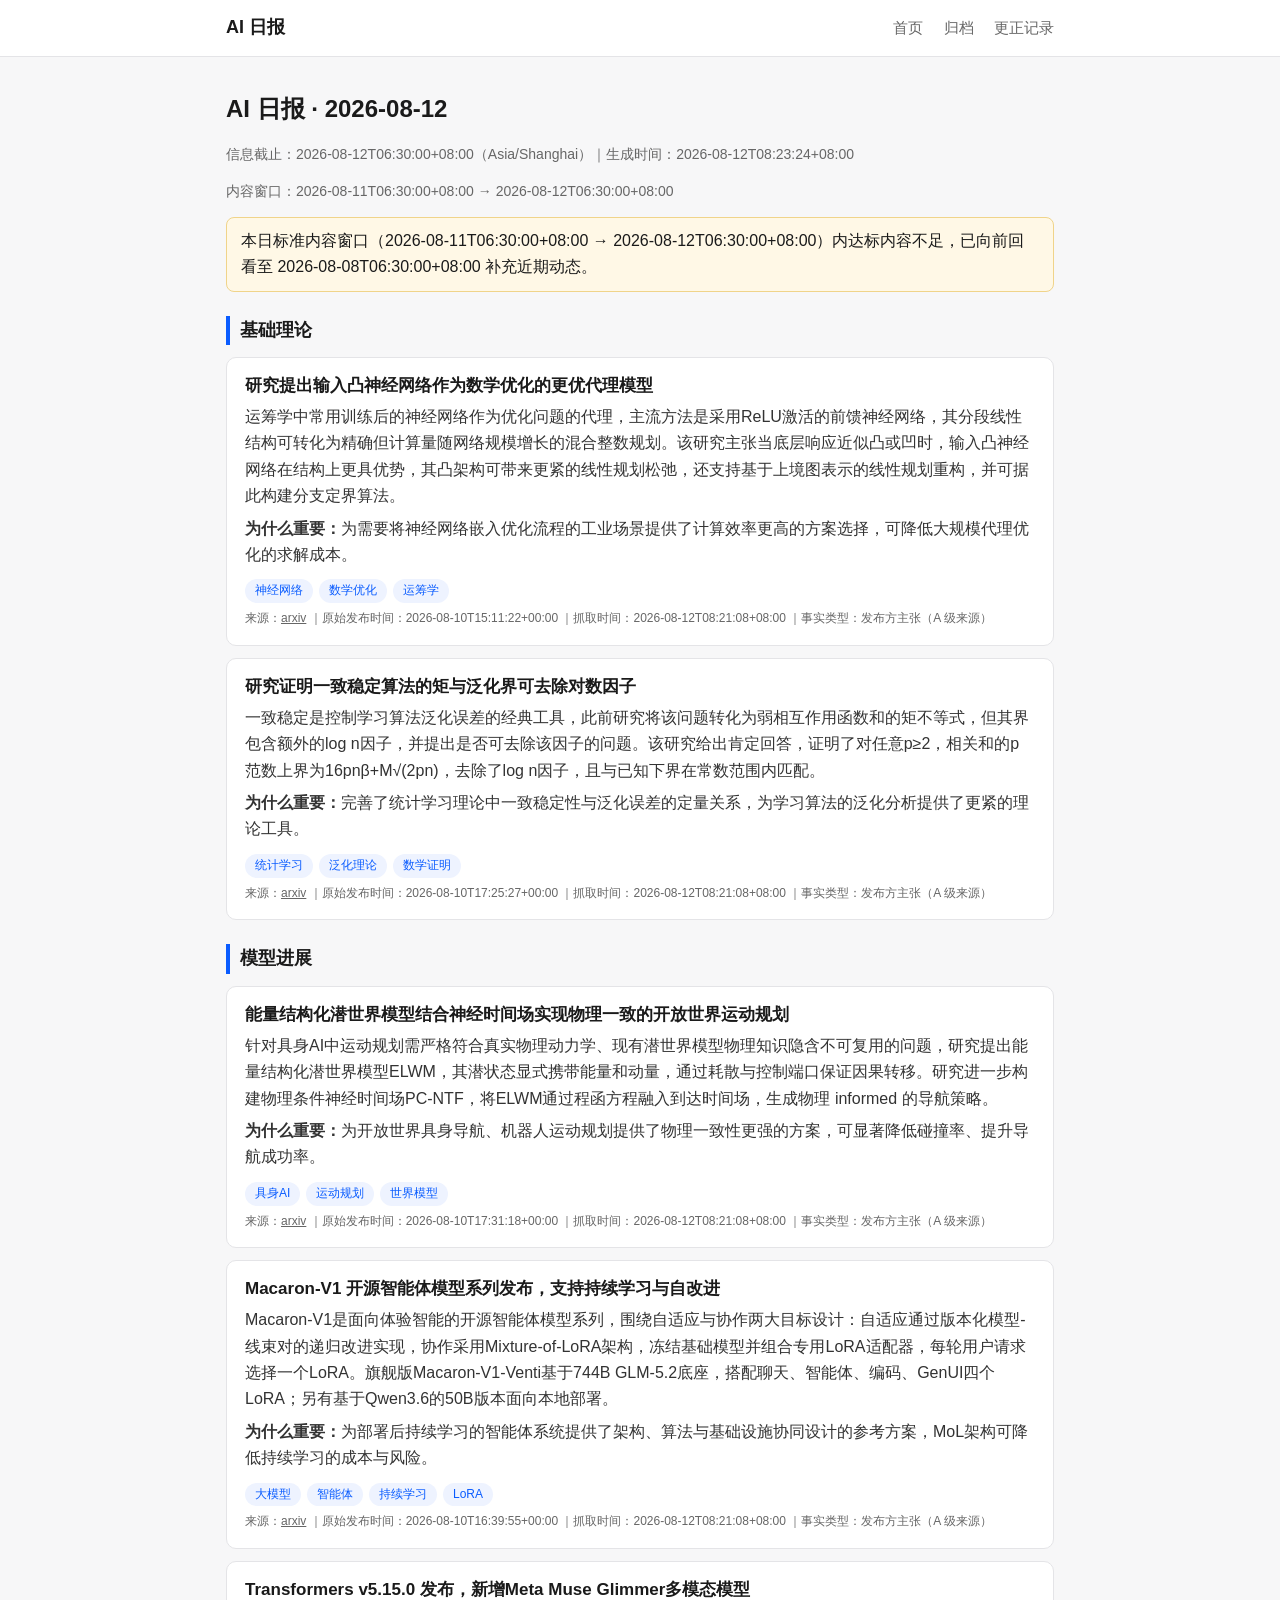
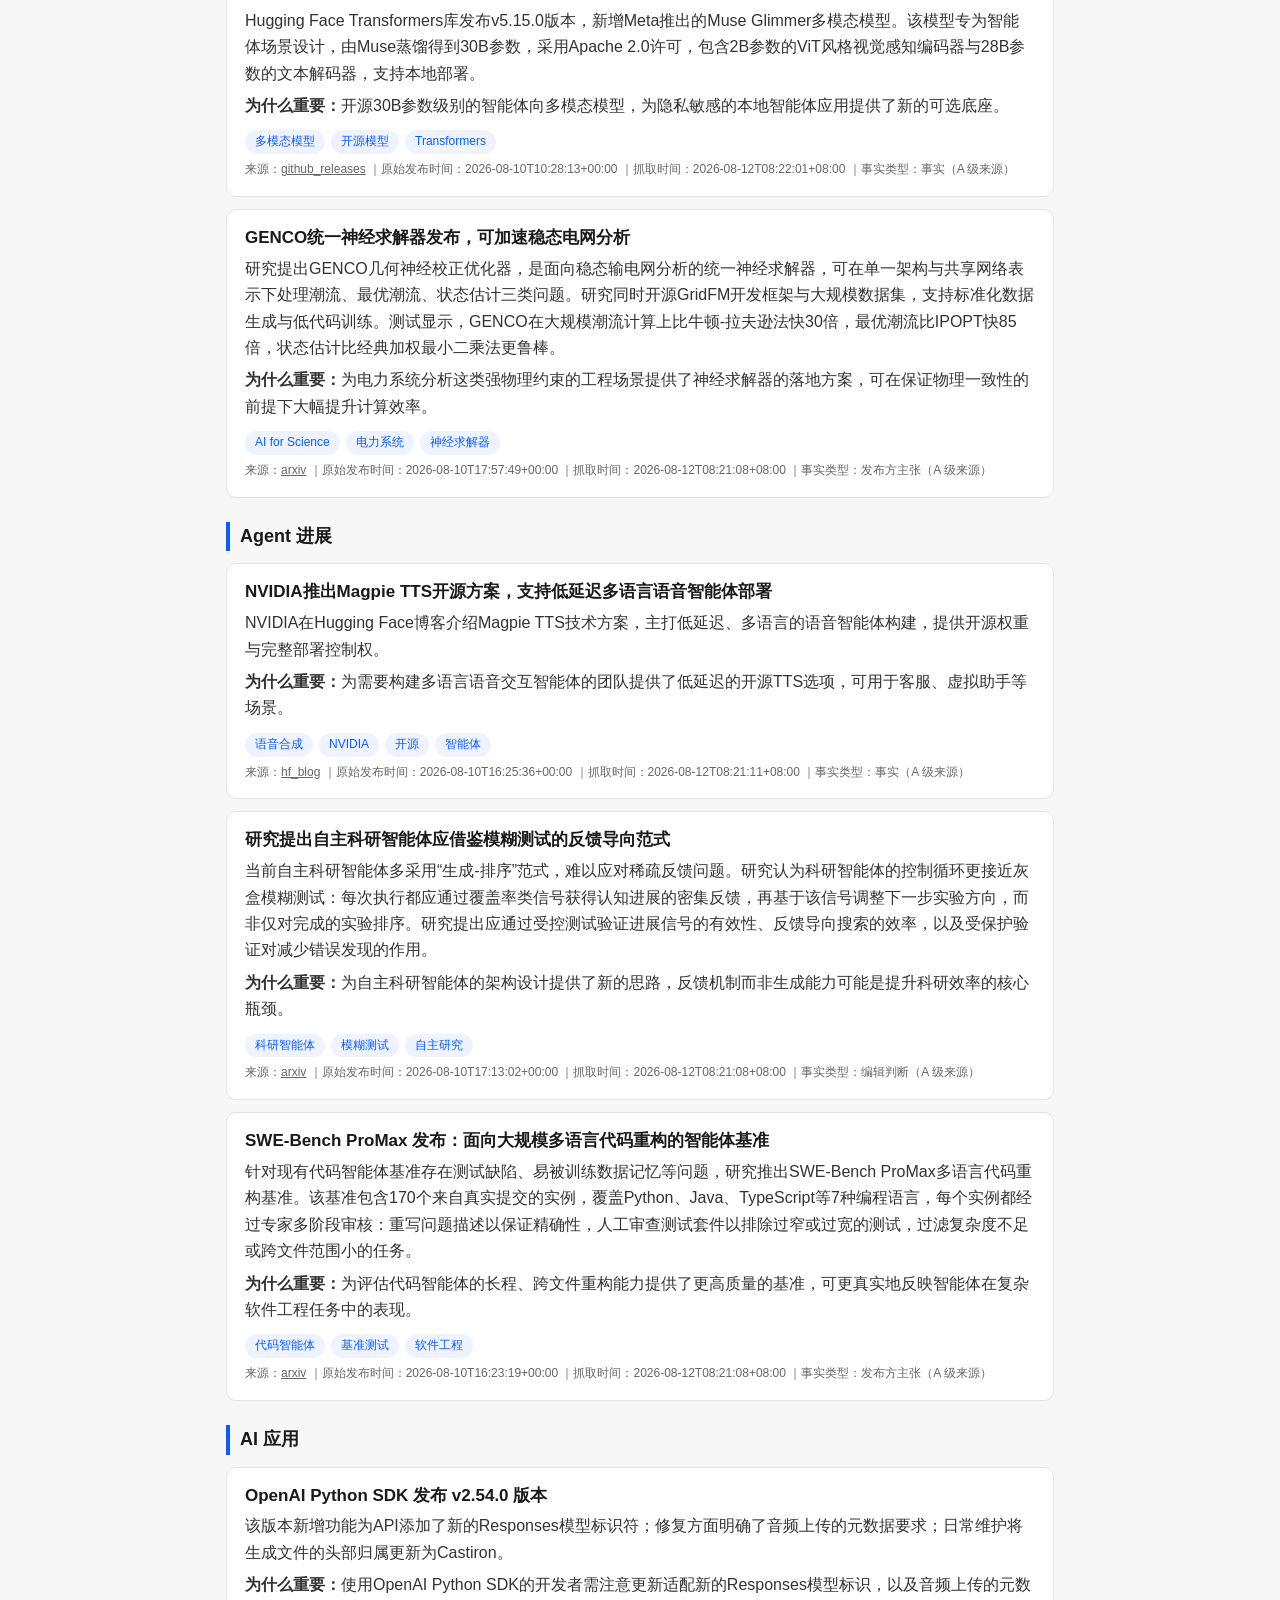
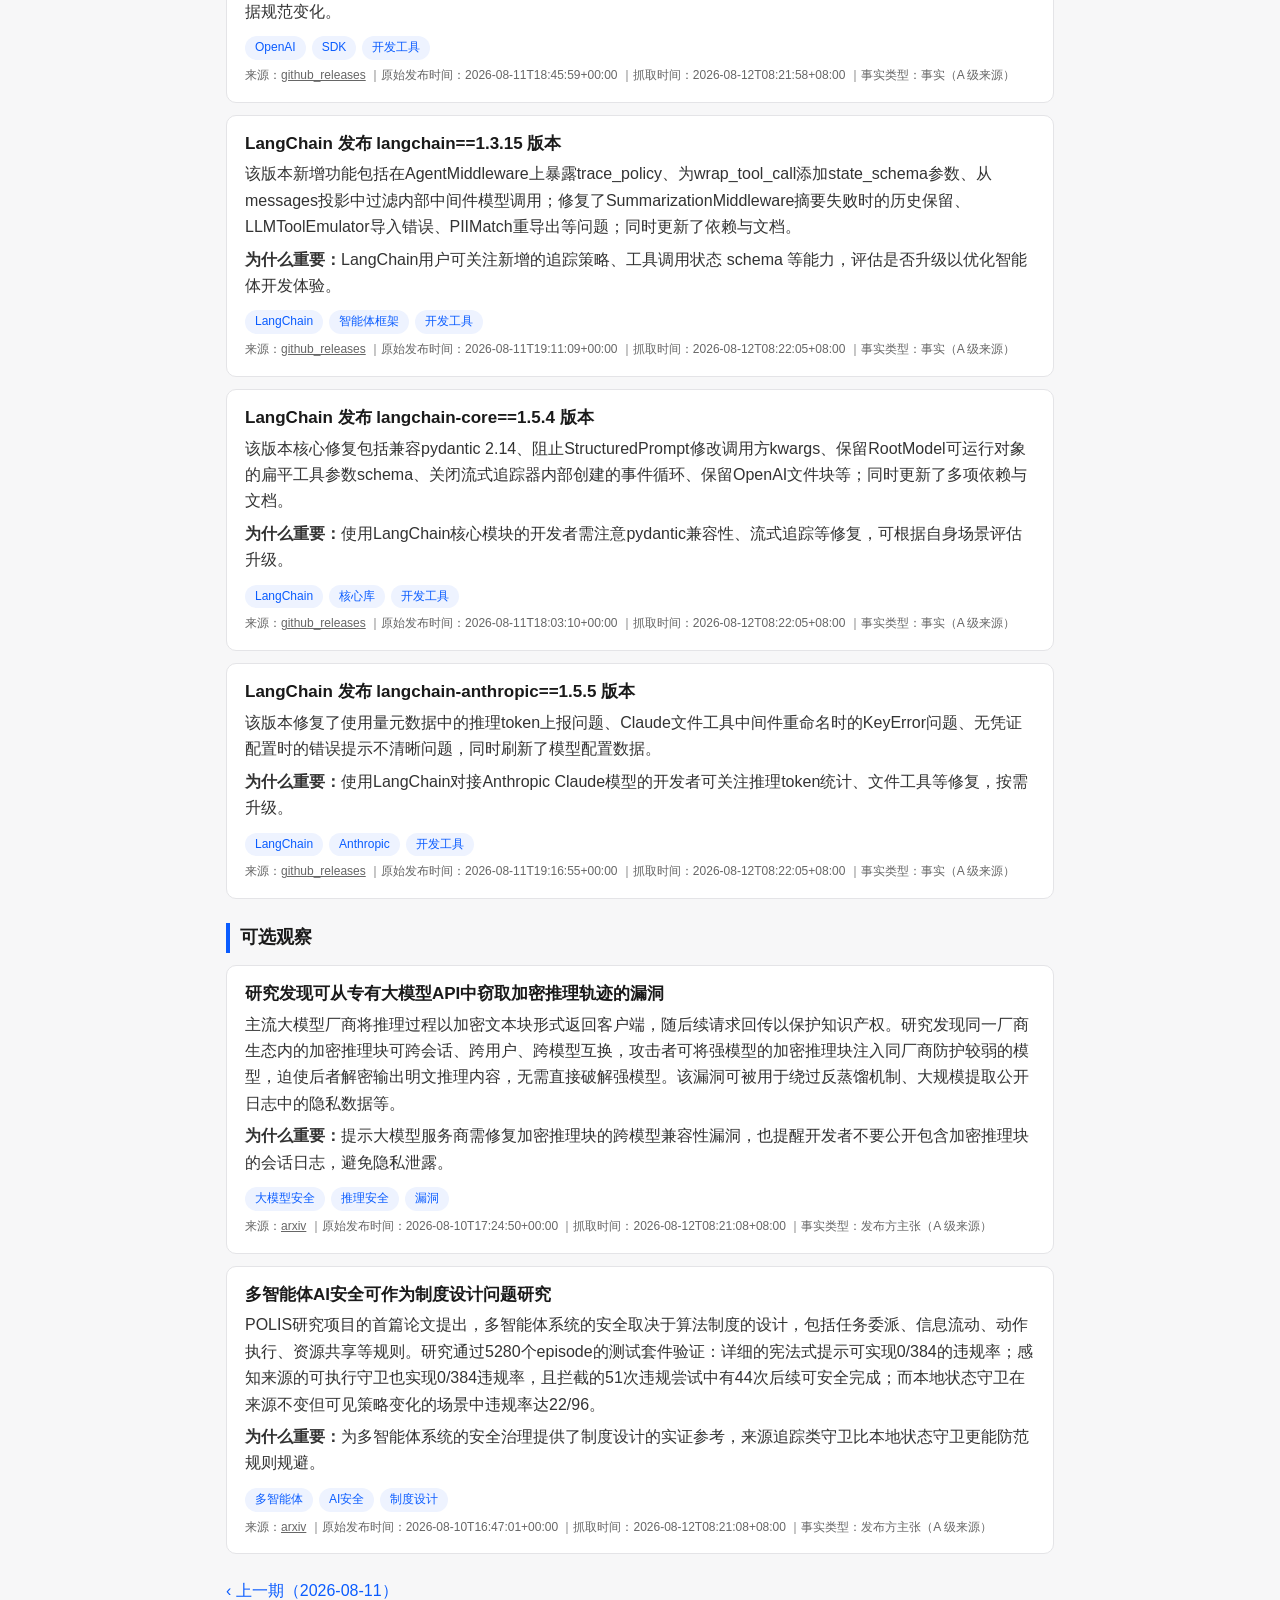
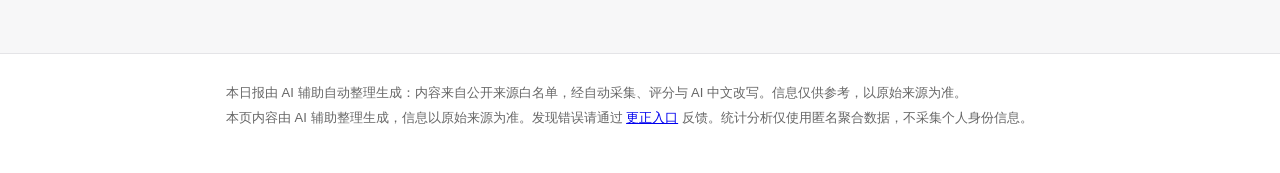
<file: daily/2026-08-12.html>
<!DOCTYPE html>
<html lang="zh-CN">
<head>
<meta charset="utf-8">
<meta name="viewport" content="width=device-width, initial-scale=1">
<meta name="robots" content="index,follow">
<title>AI 日报 · 2026-08-12</title>
<link rel="stylesheet" href="https://orcaxnet.github.io/ai-daily-report/assets/style.css">
</head>
<body>
<header class="site-header">
  <div class="wrap">
    <a class="brand" href="https://orcaxnet.github.io/ai-daily-report/">AI 日报</a>
    <nav class="site-nav">
      <a href="https://orcaxnet.github.io/ai-daily-report/">首页</a>
      <a href="https://orcaxnet.github.io/ai-daily-report/archive.html">归档</a>
      <a href="https://orcaxnet.github.io/ai-daily-report/corrections.html">更正记录</a>
    </nav>
  </div>
</header>
<main class="wrap">

<article class="daily">
  <header class="daily-head">
    <h1>AI 日报 · 2026-08-12</h1>
    <p class="meta">信息截止：2026-08-12T06:30:00+08:00（Asia/Shanghai）｜生成时间：2026-08-12T08:23:24+08:00</p>
    <p class="meta">内容窗口：2026-08-11T06:30:00+08:00 → 2026-08-12T06:30:00+08:00</p>
  </header>

  
  
  <div class="notice">本日标准内容窗口（2026-08-11T06:30:00+08:00 → 2026-08-12T06:30:00+08:00）内达标内容不足，已向前回看至 2026-08-08T06:30:00+08:00 补充近期动态。</div>
  

  
  <section class="category-block">
    <h2>基础理论</h2>
    
    
      
      <article class="item-card">
        <h3><a href="https://arxiv.org/abs/2608.09707v1" target="_blank" rel="noopener nofollow">研究提出输入凸神经网络作为数学优化的更优代理模型</a></h3>
        <p class="summary">运筹学中常用训练后的神经网络作为优化问题的代理，主流方法是采用ReLU激活的前馈神经网络，其分段线性结构可转化为精确但计算量随网络规模增长的混合整数规划。该研究主张当底层响应近似凸或凹时，输入凸神经网络在结构上更具优势，其凸架构可带来更紧的线性规划松弛，还支持基于上境图表示的线性规划重构，并可据此构建分支定界算法。</p>
        <p class="why"><strong>为什么重要：</strong>为需要将神经网络嵌入优化流程的工业场景提供了计算效率更高的方案选择，可降低大规模代理优化的求解成本。</p>
        <div class="tags">
          <span class="tag">神经网络</span><span class="tag">数学优化</span><span class="tag">运筹学</span>
        </div>
        <p class="src">
          来源：<a href="https://arxiv.org/abs/2608.09707v1" target="_blank" rel="noopener nofollow">arxiv</a>
          ｜原始发布时间：2026-08-10T15:11:22+00:00
          ｜抓取时间：2026-08-12T08:21:08+08:00
          ｜事实类型：发布方主张（A 级来源）
        </p>
      </article>
      
      <article class="item-card">
        <h3><a href="https://arxiv.org/abs/2608.09870v1" target="_blank" rel="noopener nofollow">研究证明一致稳定算法的矩与泛化界可去除对数因子</a></h3>
        <p class="summary">一致稳定是控制学习算法泛化误差的经典工具，此前研究将该问题转化为弱相互作用函数和的矩不等式，但其界包含额外的log n因子，并提出是否可去除该因子的问题。该研究给出肯定回答，证明了对任意p≥2，相关和的p范数上界为16pnβ+M√(2pn)，去除了log n因子，且与已知下界在常数范围内匹配。</p>
        <p class="why"><strong>为什么重要：</strong>完善了统计学习理论中一致稳定性与泛化误差的定量关系，为学习算法的泛化分析提供了更紧的理论工具。</p>
        <div class="tags">
          <span class="tag">统计学习</span><span class="tag">泛化理论</span><span class="tag">数学证明</span>
        </div>
        <p class="src">
          来源：<a href="https://arxiv.org/abs/2608.09870v1" target="_blank" rel="noopener nofollow">arxiv</a>
          ｜原始发布时间：2026-08-10T17:25:27+00:00
          ｜抓取时间：2026-08-12T08:21:08+08:00
          ｜事实类型：发布方主张（A 级来源）
        </p>
      </article>
      
    
  </section>
  
  <section class="category-block">
    <h2>模型进展</h2>
    
    
      
      <article class="item-card">
        <h3><a href="https://arxiv.org/abs/2608.09876v1" target="_blank" rel="noopener nofollow">能量结构化潜世界模型结合神经时间场实现物理一致的开放世界运动规划</a></h3>
        <p class="summary">针对具身AI中运动规划需严格符合真实物理动力学、现有潜世界模型物理知识隐含不可复用的问题，研究提出能量结构化潜世界模型ELWM，其潜状态显式携带能量和动量，通过耗散与控制端口保证因果转移。研究进一步构建物理条件神经时间场PC-NTF，将ELWM通过程函方程融入到达时间场，生成物理 informed 的导航策略。</p>
        <p class="why"><strong>为什么重要：</strong>为开放世界具身导航、机器人运动规划提供了物理一致性更强的方案，可显著降低碰撞率、提升导航成功率。</p>
        <div class="tags">
          <span class="tag">具身AI</span><span class="tag">运动规划</span><span class="tag">世界模型</span>
        </div>
        <p class="src">
          来源：<a href="https://arxiv.org/abs/2608.09876v1" target="_blank" rel="noopener nofollow">arxiv</a>
          ｜原始发布时间：2026-08-10T17:31:18+00:00
          ｜抓取时间：2026-08-12T08:21:08+08:00
          ｜事实类型：发布方主张（A 级来源）
        </p>
      </article>
      
      <article class="item-card">
        <h3><a href="https://arxiv.org/abs/2608.09819v1" target="_blank" rel="noopener nofollow">Macaron-V1 开源智能体模型系列发布，支持持续学习与自改进</a></h3>
        <p class="summary">Macaron-V1是面向体验智能的开源智能体模型系列，围绕自适应与协作两大目标设计：自适应通过版本化模型-线束对的递归改进实现，协作采用Mixture-of-LoRA架构，冻结基础模型并组合专用LoRA适配器，每轮用户请求选择一个LoRA。旗舰版Macaron-V1-Venti基于744B GLM-5.2底座，搭配聊天、智能体、编码、GenUI四个LoRA；另有基于Qwen3.6的50B版本面向本地部署。</p>
        <p class="why"><strong>为什么重要：</strong>为部署后持续学习的智能体系统提供了架构、算法与基础设施协同设计的参考方案，MoL架构可降低持续学习的成本与风险。</p>
        <div class="tags">
          <span class="tag">大模型</span><span class="tag">智能体</span><span class="tag">持续学习</span><span class="tag">LoRA</span>
        </div>
        <p class="src">
          来源：<a href="https://arxiv.org/abs/2608.09819v1" target="_blank" rel="noopener nofollow">arxiv</a>
          ｜原始发布时间：2026-08-10T16:39:55+00:00
          ｜抓取时间：2026-08-12T08:21:08+08:00
          ｜事实类型：发布方主张（A 级来源）
        </p>
      </article>
      
      <article class="item-card">
        <h3><a href="https://github.com/huggingface/transformers/releases/tag/v5.15.0" target="_blank" rel="noopener nofollow">Transformers v5.15.0 发布，新增Meta Muse Glimmer多模态模型</a></h3>
        <p class="summary">Hugging Face Transformers库发布v5.15.0版本，新增Meta推出的Muse Glimmer多模态模型。该模型专为智能体场景设计，由Muse蒸馏得到30B参数，采用Apache 2.0许可，包含2B参数的ViT风格视觉感知编码器与28B参数的文本解码器，支持本地部署。</p>
        <p class="why"><strong>为什么重要：</strong>开源30B参数级别的智能体向多模态模型，为隐私敏感的本地智能体应用提供了新的可选底座。</p>
        <div class="tags">
          <span class="tag">多模态模型</span><span class="tag">开源模型</span><span class="tag">Transformers</span>
        </div>
        <p class="src">
          来源：<a href="https://github.com/huggingface/transformers/releases/tag/v5.15.0" target="_blank" rel="noopener nofollow">github_releases</a>
          ｜原始发布时间：2026-08-10T10:28:13+00:00
          ｜抓取时间：2026-08-12T08:22:01+08:00
          ｜事实类型：事实（A 级来源）
        </p>
      </article>
      
      <article class="item-card">
        <h3><a href="https://arxiv.org/abs/2608.09921v1" target="_blank" rel="noopener nofollow">GENCO统一神经求解器发布，可加速稳态电网分析</a></h3>
        <p class="summary">研究提出GENCO几何神经校正优化器，是面向稳态输电网分析的统一神经求解器，可在单一架构与共享网络表示下处理潮流、最优潮流、状态估计三类问题。研究同时开源GridFM开发框架与大规模数据集，支持标准化数据生成与低代码训练。测试显示，GENCO在大规模潮流计算上比牛顿-拉夫逊法快30倍，最优潮流比IPOPT快85倍，状态估计比经典加权最小二乘法更鲁棒。</p>
        <p class="why"><strong>为什么重要：</strong>为电力系统分析这类强物理约束的工程场景提供了神经求解器的落地方案，可在保证物理一致性的前提下大幅提升计算效率。</p>
        <div class="tags">
          <span class="tag">AI for Science</span><span class="tag">电力系统</span><span class="tag">神经求解器</span>
        </div>
        <p class="src">
          来源：<a href="https://arxiv.org/abs/2608.09921v1" target="_blank" rel="noopener nofollow">arxiv</a>
          ｜原始发布时间：2026-08-10T17:57:49+00:00
          ｜抓取时间：2026-08-12T08:21:08+08:00
          ｜事实类型：发布方主张（A 级来源）
        </p>
      </article>
      
    
  </section>
  
  <section class="category-block">
    <h2>Agent 进展</h2>
    
    
      
      <article class="item-card">
        <h3><a href="https://huggingface.co/blog/nvidia/magpie-tts-multilingual-voice-agents" target="_blank" rel="noopener nofollow">NVIDIA推出Magpie TTS开源方案，支持低延迟多语言语音智能体部署</a></h3>
        <p class="summary">NVIDIA在Hugging Face博客介绍Magpie TTS技术方案，主打低延迟、多语言的语音智能体构建，提供开源权重与完整部署控制权。</p>
        <p class="why"><strong>为什么重要：</strong>为需要构建多语言语音交互智能体的团队提供了低延迟的开源TTS选项，可用于客服、虚拟助手等场景。</p>
        <div class="tags">
          <span class="tag">语音合成</span><span class="tag">NVIDIA</span><span class="tag">开源</span><span class="tag">智能体</span>
        </div>
        <p class="src">
          来源：<a href="https://huggingface.co/blog/nvidia/magpie-tts-multilingual-voice-agents" target="_blank" rel="noopener nofollow">hf_blog</a>
          ｜原始发布时间：2026-08-10T16:25:36+00:00
          ｜抓取时间：2026-08-12T08:21:11+08:00
          ｜事实类型：事实（A 级来源）
        </p>
      </article>
      
      <article class="item-card">
        <h3><a href="https://arxiv.org/abs/2608.09855v1" target="_blank" rel="noopener nofollow">研究提出自主科研智能体应借鉴模糊测试的反馈导向范式</a></h3>
        <p class="summary">当前自主科研智能体多采用“生成-排序”范式，难以应对稀疏反馈问题。研究认为科研智能体的控制循环更接近灰盒模糊测试：每次执行都应通过覆盖率类信号获得认知进展的密集反馈，再基于该信号调整下一步实验方向，而非仅对完成的实验排序。研究提出应通过受控测试验证进展信号的有效性、反馈导向搜索的效率，以及受保护验证对减少错误发现的作用。</p>
        <p class="why"><strong>为什么重要：</strong>为自主科研智能体的架构设计提供了新的思路，反馈机制而非生成能力可能是提升科研效率的核心瓶颈。</p>
        <div class="tags">
          <span class="tag">科研智能体</span><span class="tag">模糊测试</span><span class="tag">自主研究</span>
        </div>
        <p class="src">
          来源：<a href="https://arxiv.org/abs/2608.09855v1" target="_blank" rel="noopener nofollow">arxiv</a>
          ｜原始发布时间：2026-08-10T17:13:02+00:00
          ｜抓取时间：2026-08-12T08:21:08+08:00
          ｜事实类型：编辑判断（A 级来源）
        </p>
      </article>
      
      <article class="item-card">
        <h3><a href="https://arxiv.org/abs/2608.09802v1" target="_blank" rel="noopener nofollow">SWE-Bench ProMax 发布：面向大规模多语言代码重构的智能体基准</a></h3>
        <p class="summary">针对现有代码智能体基准存在测试缺陷、易被训练数据记忆等问题，研究推出SWE-Bench ProMax多语言代码重构基准。该基准包含170个来自真实提交的实例，覆盖Python、Java、TypeScript等7种编程语言，每个实例都经过专家多阶段审核：重写问题描述以保证精确性，人工审查测试套件以排除过窄或过宽的测试，过滤复杂度不足或跨文件范围小的任务。</p>
        <p class="why"><strong>为什么重要：</strong>为评估代码智能体的长程、跨文件重构能力提供了更高质量的基准，可更真实地反映智能体在复杂软件工程任务中的表现。</p>
        <div class="tags">
          <span class="tag">代码智能体</span><span class="tag">基准测试</span><span class="tag">软件工程</span>
        </div>
        <p class="src">
          来源：<a href="https://arxiv.org/abs/2608.09802v1" target="_blank" rel="noopener nofollow">arxiv</a>
          ｜原始发布时间：2026-08-10T16:23:19+00:00
          ｜抓取时间：2026-08-12T08:21:08+08:00
          ｜事实类型：发布方主张（A 级来源）
        </p>
      </article>
      
    
  </section>
  
  <section class="category-block">
    <h2>AI 应用</h2>
    
    
      
      <article class="item-card">
        <h3><a href="https://github.com/openai/openai-python/releases/tag/v2.54.0" target="_blank" rel="noopener nofollow">OpenAI Python SDK 发布 v2.54.0 版本</a></h3>
        <p class="summary">该版本新增功能为API添加了新的Responses模型标识符；修复方面明确了音频上传的元数据要求；日常维护将生成文件的头部归属更新为Castiron。</p>
        <p class="why"><strong>为什么重要：</strong>使用OpenAI Python SDK的开发者需注意更新适配新的Responses模型标识，以及音频上传的元数据规范变化。</p>
        <div class="tags">
          <span class="tag">OpenAI</span><span class="tag">SDK</span><span class="tag">开发工具</span>
        </div>
        <p class="src">
          来源：<a href="https://github.com/openai/openai-python/releases/tag/v2.54.0" target="_blank" rel="noopener nofollow">github_releases</a>
          ｜原始发布时间：2026-08-11T18:45:59+00:00
          ｜抓取时间：2026-08-12T08:21:58+08:00
          ｜事实类型：事实（A 级来源）
        </p>
      </article>
      
      <article class="item-card">
        <h3><a href="https://github.com/langchain-ai/langchain/releases/tag/langchain%3D%3D1.3.15" target="_blank" rel="noopener nofollow">LangChain 发布 langchain==1.3.15 版本</a></h3>
        <p class="summary">该版本新增功能包括在AgentMiddleware上暴露trace_policy、为wrap_tool_call添加state_schema参数、从messages投影中过滤内部中间件模型调用；修复了SummarizationMiddleware摘要失败时的历史保留、LLMToolEmulator导入错误、PIIMatch重导出等问题；同时更新了依赖与文档。</p>
        <p class="why"><strong>为什么重要：</strong>LangChain用户可关注新增的追踪策略、工具调用状态 schema 等能力，评估是否升级以优化智能体开发体验。</p>
        <div class="tags">
          <span class="tag">LangChain</span><span class="tag">智能体框架</span><span class="tag">开发工具</span>
        </div>
        <p class="src">
          来源：<a href="https://github.com/langchain-ai/langchain/releases/tag/langchain%3D%3D1.3.15" target="_blank" rel="noopener nofollow">github_releases</a>
          ｜原始发布时间：2026-08-11T19:11:09+00:00
          ｜抓取时间：2026-08-12T08:22:05+08:00
          ｜事实类型：事实（A 级来源）
        </p>
      </article>
      
      <article class="item-card">
        <h3><a href="https://github.com/langchain-ai/langchain/releases/tag/langchain-core%3D%3D1.5.4" target="_blank" rel="noopener nofollow">LangChain 发布 langchain-core==1.5.4 版本</a></h3>
        <p class="summary">该版本核心修复包括兼容pydantic 2.14、阻止StructuredPrompt修改调用方kwargs、保留RootModel可运行对象的扁平工具参数schema、关闭流式追踪器内部创建的事件循环、保留OpenAI文件块等；同时更新了多项依赖与文档。</p>
        <p class="why"><strong>为什么重要：</strong>使用LangChain核心模块的开发者需注意pydantic兼容性、流式追踪等修复，可根据自身场景评估升级。</p>
        <div class="tags">
          <span class="tag">LangChain</span><span class="tag">核心库</span><span class="tag">开发工具</span>
        </div>
        <p class="src">
          来源：<a href="https://github.com/langchain-ai/langchain/releases/tag/langchain-core%3D%3D1.5.4" target="_blank" rel="noopener nofollow">github_releases</a>
          ｜原始发布时间：2026-08-11T18:03:10+00:00
          ｜抓取时间：2026-08-12T08:22:05+08:00
          ｜事实类型：事实（A 级来源）
        </p>
      </article>
      
      <article class="item-card">
        <h3><a href="https://github.com/langchain-ai/langchain/releases/tag/langchain-anthropic%3D%3D1.5.5" target="_blank" rel="noopener nofollow">LangChain 发布 langchain-anthropic==1.5.5 版本</a></h3>
        <p class="summary">该版本修复了使用量元数据中的推理token上报问题、Claude文件工具中间件重命名时的KeyError问题、无凭证配置时的错误提示不清晰问题，同时刷新了模型配置数据。</p>
        <p class="why"><strong>为什么重要：</strong>使用LangChain对接Anthropic Claude模型的开发者可关注推理token统计、文件工具等修复，按需升级。</p>
        <div class="tags">
          <span class="tag">LangChain</span><span class="tag">Anthropic</span><span class="tag">开发工具</span>
        </div>
        <p class="src">
          来源：<a href="https://github.com/langchain-ai/langchain/releases/tag/langchain-anthropic%3D%3D1.5.5" target="_blank" rel="noopener nofollow">github_releases</a>
          ｜原始发布时间：2026-08-11T19:16:55+00:00
          ｜抓取时间：2026-08-12T08:22:05+08:00
          ｜事实类型：事实（A 级来源）
        </p>
      </article>
      
    
  </section>
  
  <section class="category-block">
    <h2>可选观察</h2>
    
    
      
      <article class="item-card">
        <h3><a href="https://arxiv.org/abs/2608.09867v1" target="_blank" rel="noopener nofollow">研究发现可从专有大模型API中窃取加密推理轨迹的漏洞</a></h3>
        <p class="summary">主流大模型厂商将推理过程以加密文本块形式返回客户端，随后续请求回传以保护知识产权。研究发现同一厂商生态内的加密推理块可跨会话、跨用户、跨模型互换，攻击者可将强模型的加密推理块注入同厂商防护较弱的模型，迫使后者解密输出明文推理内容，无需直接破解强模型。该漏洞可被用于绕过反蒸馏机制、大规模提取公开日志中的隐私数据等。</p>
        <p class="why"><strong>为什么重要：</strong>提示大模型服务商需修复加密推理块的跨模型兼容性漏洞，也提醒开发者不要公开包含加密推理块的会话日志，避免隐私泄露。</p>
        <div class="tags">
          <span class="tag">大模型安全</span><span class="tag">推理安全</span><span class="tag">漏洞</span>
        </div>
        <p class="src">
          来源：<a href="https://arxiv.org/abs/2608.09867v1" target="_blank" rel="noopener nofollow">arxiv</a>
          ｜原始发布时间：2026-08-10T17:24:50+00:00
          ｜抓取时间：2026-08-12T08:21:08+08:00
          ｜事实类型：发布方主张（A 级来源）
        </p>
      </article>
      
      <article class="item-card">
        <h3><a href="https://arxiv.org/abs/2608.09828v1" target="_blank" rel="noopener nofollow">多智能体AI安全可作为制度设计问题研究</a></h3>
        <p class="summary">POLIS研究项目的首篇论文提出，多智能体系统的安全取决于算法制度的设计，包括任务委派、信息流动、动作执行、资源共享等规则。研究通过5280个episode的测试套件验证：详细的宪法式提示可实现0/384的违规率；感知来源的可执行守卫也实现0/384违规率，且拦截的51次违规尝试中有44次后续可安全完成；而本地状态守卫在来源不变但可见策略变化的场景中违规率达22/96。</p>
        <p class="why"><strong>为什么重要：</strong>为多智能体系统的安全治理提供了制度设计的实证参考，来源追踪类守卫比本地状态守卫更能防范规则规避。</p>
        <div class="tags">
          <span class="tag">多智能体</span><span class="tag">AI安全</span><span class="tag">制度设计</span>
        </div>
        <p class="src">
          来源：<a href="https://arxiv.org/abs/2608.09828v1" target="_blank" rel="noopener nofollow">arxiv</a>
          ｜原始发布时间：2026-08-10T16:47:01+00:00
          ｜抓取时间：2026-08-12T08:21:08+08:00
          ｜事实类型：发布方主张（A 级来源）
        </p>
      </article>
      
    
  </section>
  

  <nav class="daily-nav">
    <a href="https://orcaxnet.github.io/ai-daily-report/daily/2026-08-11.html">‹ 上一期（2026-08-11）</a>
    
  </nav>
</article>

</main>
<footer class="site-footer">
  <div class="wrap">
    <p>本日报由 AI 辅助自动整理生成：内容来自公开来源白名单，经自动采集、评分与 AI 中文改写。信息仅供参考，以原始来源为准。</p>
    <p>本页内容由 AI 辅助整理生成，信息以原始来源为准。发现错误请通过 <a href="https://orcaxnet.github.io/ai-daily-report/corrections.html">更正入口</a> 反馈。统计分析仅使用匿名聚合数据，不采集个人身份信息。</p>
  </div>
</footer>
</body>
</html>
</file>
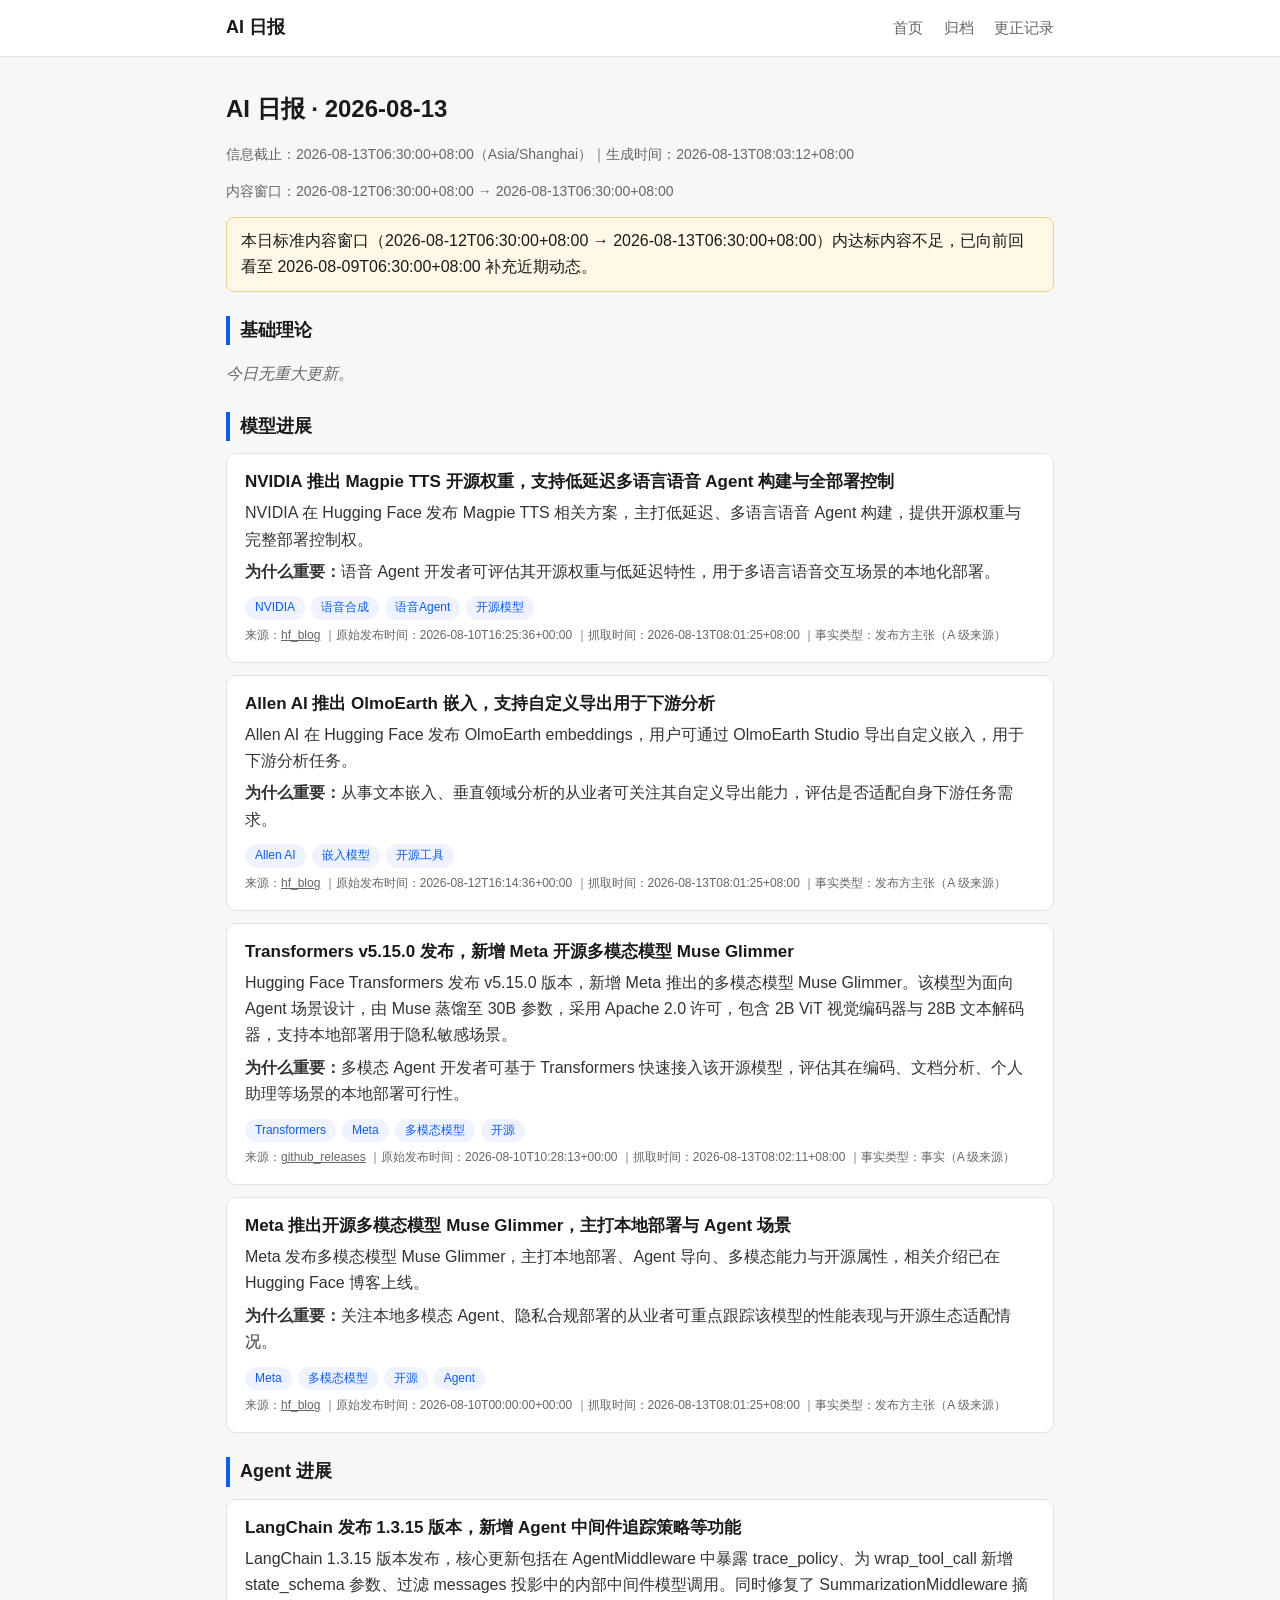
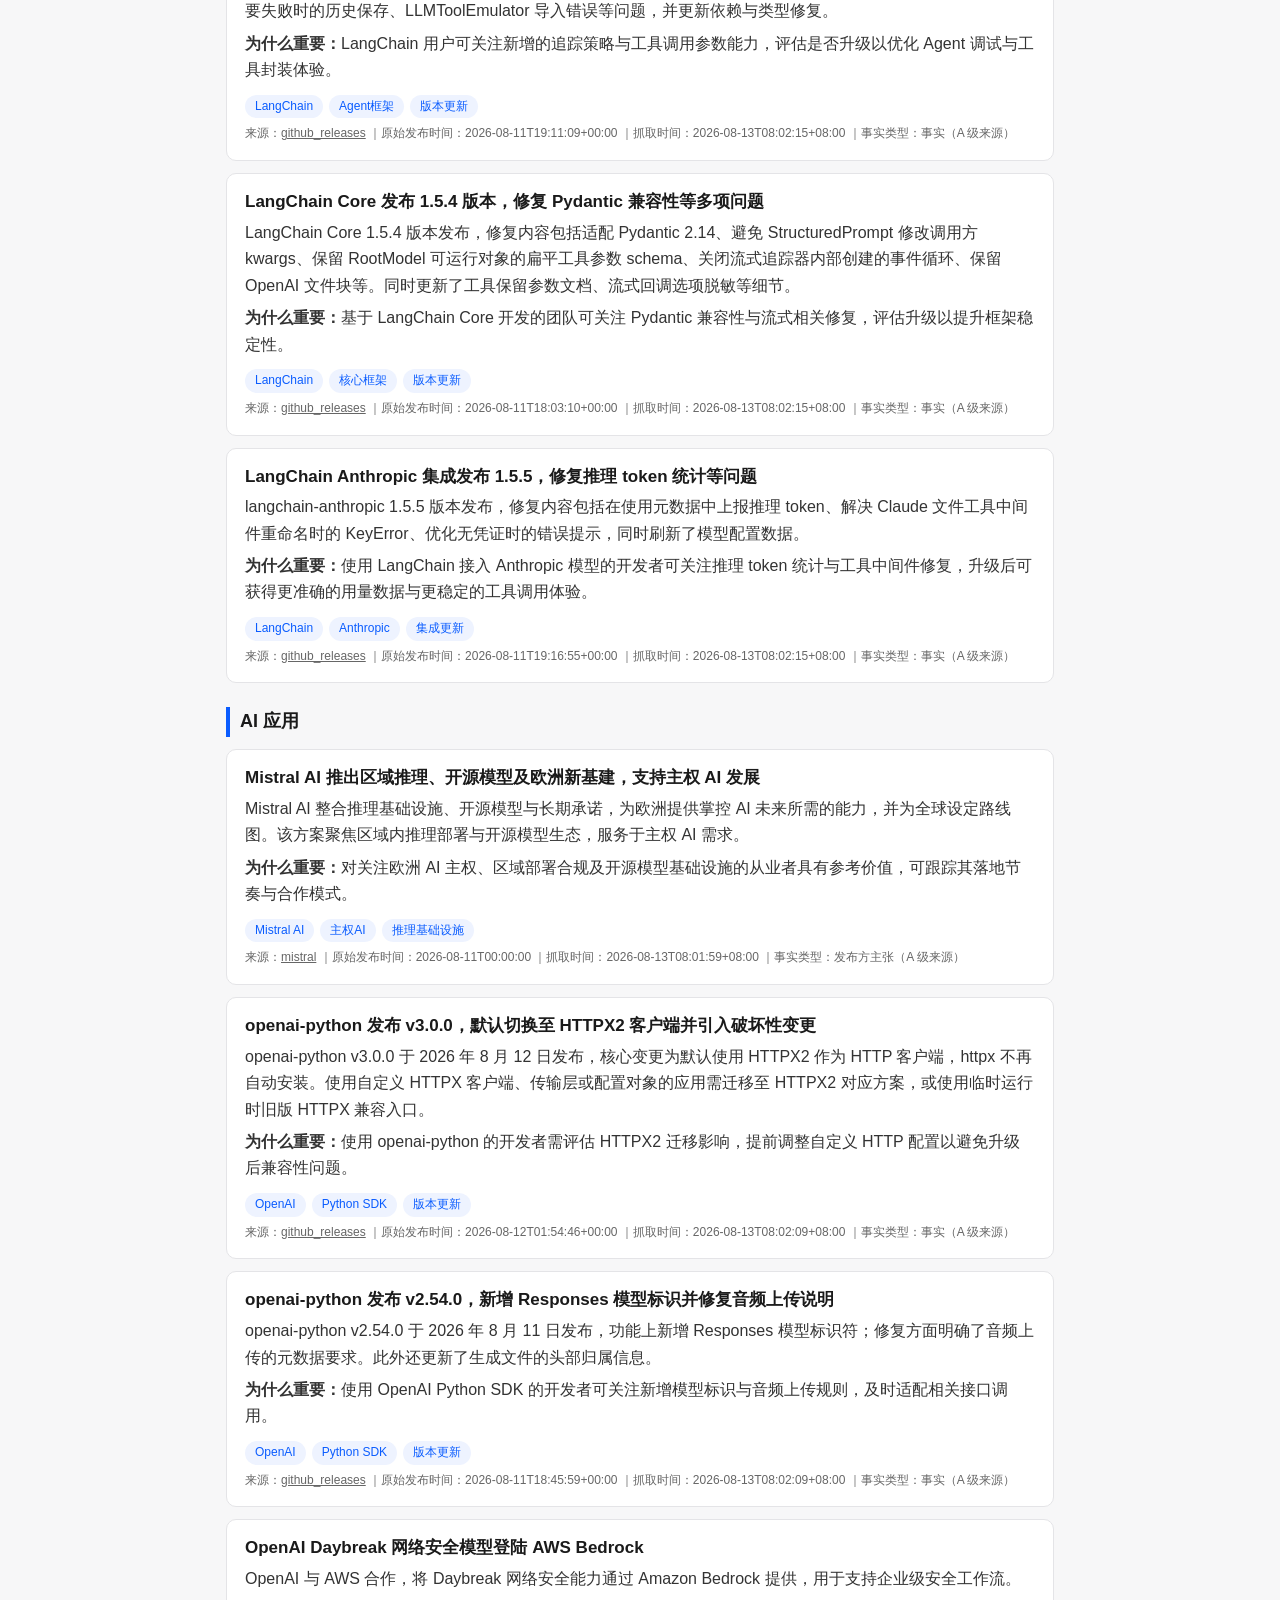
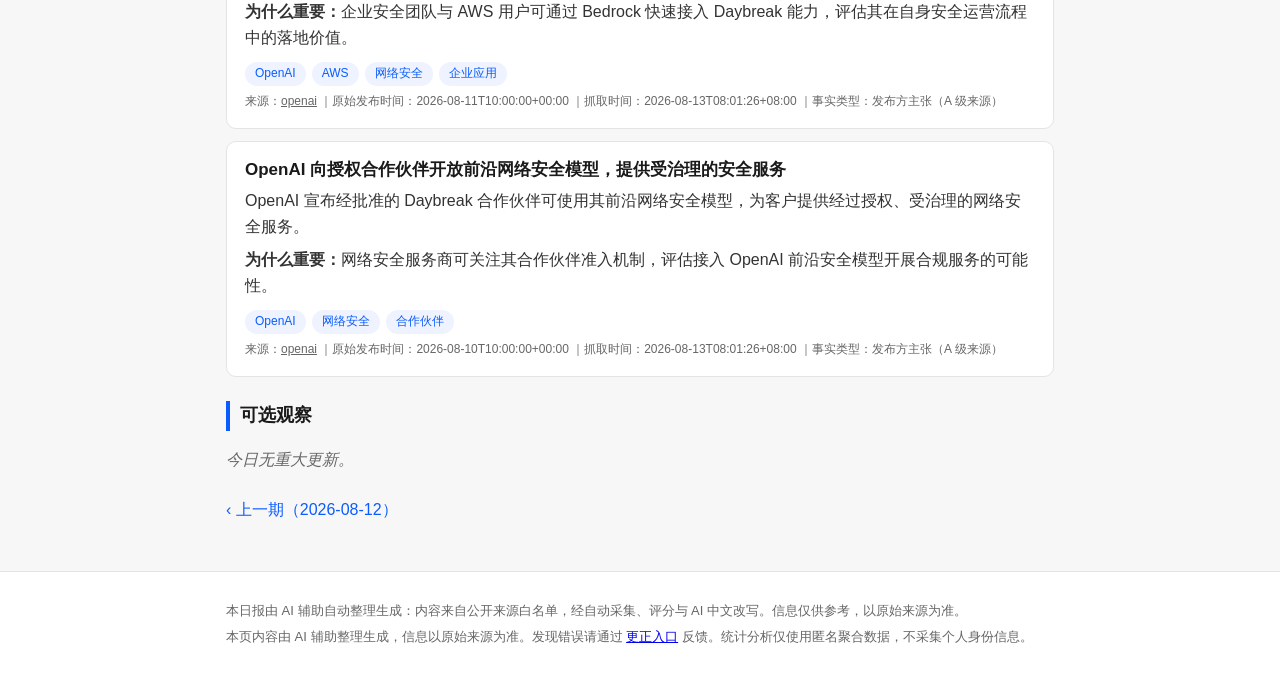
<file: daily/2026-08-13.html>
<!DOCTYPE html>
<html lang="zh-CN">
<head>
<meta charset="utf-8">
<meta name="viewport" content="width=device-width, initial-scale=1">
<meta name="robots" content="index,follow">
<title>AI 日报 · 2026-08-13</title>
<link rel="stylesheet" href="https://orcaxnet.github.io/ai-daily-report/assets/style.css">
</head>
<body>
<header class="site-header">
  <div class="wrap">
    <a class="brand" href="https://orcaxnet.github.io/ai-daily-report/">AI 日报</a>
    <nav class="site-nav">
      <a href="https://orcaxnet.github.io/ai-daily-report/">首页</a>
      <a href="https://orcaxnet.github.io/ai-daily-report/archive.html">归档</a>
      <a href="https://orcaxnet.github.io/ai-daily-report/corrections.html">更正记录</a>
    </nav>
  </div>
</header>
<main class="wrap">

<article class="daily">
  <header class="daily-head">
    <h1>AI 日报 · 2026-08-13</h1>
    <p class="meta">信息截止：2026-08-13T06:30:00+08:00（Asia/Shanghai）｜生成时间：2026-08-13T08:03:12+08:00</p>
    <p class="meta">内容窗口：2026-08-12T06:30:00+08:00 → 2026-08-13T06:30:00+08:00</p>
  </header>

  
  
  <div class="notice">本日标准内容窗口（2026-08-12T06:30:00+08:00 → 2026-08-13T06:30:00+08:00）内达标内容不足，已向前回看至 2026-08-09T06:30:00+08:00 补充近期动态。</div>
  

  
  <section class="category-block">
    <h2>基础理论</h2>
    
    
      <p class="empty">今日无重大更新。</p>
    
  </section>
  
  <section class="category-block">
    <h2>模型进展</h2>
    
    
      
      <article class="item-card">
        <h3><a href="https://huggingface.co/blog/nvidia/magpie-tts-multilingual-voice-agents" target="_blank" rel="noopener nofollow">NVIDIA 推出 Magpie TTS 开源权重，支持低延迟多语言语音 Agent 构建与全部署控制</a></h3>
        <p class="summary">NVIDIA 在 Hugging Face 发布 Magpie TTS 相关方案，主打低延迟、多语言语音 Agent 构建，提供开源权重与完整部署控制权。</p>
        <p class="why"><strong>为什么重要：</strong>语音 Agent 开发者可评估其开源权重与低延迟特性，用于多语言语音交互场景的本地化部署。</p>
        <div class="tags">
          <span class="tag">NVIDIA</span><span class="tag">语音合成</span><span class="tag">语音Agent</span><span class="tag">开源模型</span>
        </div>
        <p class="src">
          来源：<a href="https://huggingface.co/blog/nvidia/magpie-tts-multilingual-voice-agents" target="_blank" rel="noopener nofollow">hf_blog</a>
          ｜原始发布时间：2026-08-10T16:25:36+00:00
          ｜抓取时间：2026-08-13T08:01:25+08:00
          ｜事实类型：发布方主张（A 级来源）
        </p>
      </article>
      
      <article class="item-card">
        <h3><a href="https://huggingface.co/blog/allenai/olmoearth-embeddings" target="_blank" rel="noopener nofollow">Allen AI 推出 OlmoEarth 嵌入，支持自定义导出用于下游分析</a></h3>
        <p class="summary">Allen AI 在 Hugging Face 发布 OlmoEarth embeddings，用户可通过 OlmoEarth Studio 导出自定义嵌入，用于下游分析任务。</p>
        <p class="why"><strong>为什么重要：</strong>从事文本嵌入、垂直领域分析的从业者可关注其自定义导出能力，评估是否适配自身下游任务需求。</p>
        <div class="tags">
          <span class="tag">Allen AI</span><span class="tag">嵌入模型</span><span class="tag">开源工具</span>
        </div>
        <p class="src">
          来源：<a href="https://huggingface.co/blog/allenai/olmoearth-embeddings" target="_blank" rel="noopener nofollow">hf_blog</a>
          ｜原始发布时间：2026-08-12T16:14:36+00:00
          ｜抓取时间：2026-08-13T08:01:25+08:00
          ｜事实类型：发布方主张（A 级来源）
        </p>
      </article>
      
      <article class="item-card">
        <h3><a href="https://github.com/huggingface/transformers/releases/tag/v5.15.0" target="_blank" rel="noopener nofollow">Transformers v5.15.0 发布，新增 Meta 开源多模态模型 Muse Glimmer</a></h3>
        <p class="summary">Hugging Face Transformers 发布 v5.15.0 版本，新增 Meta 推出的多模态模型 Muse Glimmer。该模型为面向 Agent 场景设计，由 Muse 蒸馏至 30B 参数，采用 Apache 2.0 许可，包含 2B ViT 视觉编码器与 28B 文本解码器，支持本地部署用于隐私敏感场景。</p>
        <p class="why"><strong>为什么重要：</strong>多模态 Agent 开发者可基于 Transformers 快速接入该开源模型，评估其在编码、文档分析、个人助理等场景的本地部署可行性。</p>
        <div class="tags">
          <span class="tag">Transformers</span><span class="tag">Meta</span><span class="tag">多模态模型</span><span class="tag">开源</span>
        </div>
        <p class="src">
          来源：<a href="https://github.com/huggingface/transformers/releases/tag/v5.15.0" target="_blank" rel="noopener nofollow">github_releases</a>
          ｜原始发布时间：2026-08-10T10:28:13+00:00
          ｜抓取时间：2026-08-13T08:02:11+08:00
          ｜事实类型：事实（A 级来源）
        </p>
      </article>
      
      <article class="item-card">
        <h3><a href="https://huggingface.co/blog/muse-glimmer" target="_blank" rel="noopener nofollow">Meta 推出开源多模态模型 Muse Glimmer，主打本地部署与 Agent 场景</a></h3>
        <p class="summary">Meta 发布多模态模型 Muse Glimmer，主打本地部署、Agent 导向、多模态能力与开源属性，相关介绍已在 Hugging Face 博客上线。</p>
        <p class="why"><strong>为什么重要：</strong>关注本地多模态 Agent、隐私合规部署的从业者可重点跟踪该模型的性能表现与开源生态适配情况。</p>
        <div class="tags">
          <span class="tag">Meta</span><span class="tag">多模态模型</span><span class="tag">开源</span><span class="tag">Agent</span>
        </div>
        <p class="src">
          来源：<a href="https://huggingface.co/blog/muse-glimmer" target="_blank" rel="noopener nofollow">hf_blog</a>
          ｜原始发布时间：2026-08-10T00:00:00+00:00
          ｜抓取时间：2026-08-13T08:01:25+08:00
          ｜事实类型：发布方主张（A 级来源）
        </p>
      </article>
      
    
  </section>
  
  <section class="category-block">
    <h2>Agent 进展</h2>
    
    
      
      <article class="item-card">
        <h3><a href="https://github.com/langchain-ai/langchain/releases/tag/langchain%3D%3D1.3.15" target="_blank" rel="noopener nofollow">LangChain 发布 1.3.15 版本，新增 Agent 中间件追踪策略等功能</a></h3>
        <p class="summary">LangChain 1.3.15 版本发布，核心更新包括在 AgentMiddleware 中暴露 trace_policy、为 wrap_tool_call 新增 state_schema 参数、过滤 messages 投影中的内部中间件模型调用。同时修复了 SummarizationMiddleware 摘要失败时的历史保存、LLMToolEmulator 导入错误等问题，并更新依赖与类型修复。</p>
        <p class="why"><strong>为什么重要：</strong>LangChain 用户可关注新增的追踪策略与工具调用参数能力，评估是否升级以优化 Agent 调试与工具封装体验。</p>
        <div class="tags">
          <span class="tag">LangChain</span><span class="tag">Agent框架</span><span class="tag">版本更新</span>
        </div>
        <p class="src">
          来源：<a href="https://github.com/langchain-ai/langchain/releases/tag/langchain%3D%3D1.3.15" target="_blank" rel="noopener nofollow">github_releases</a>
          ｜原始发布时间：2026-08-11T19:11:09+00:00
          ｜抓取时间：2026-08-13T08:02:15+08:00
          ｜事实类型：事实（A 级来源）
        </p>
      </article>
      
      <article class="item-card">
        <h3><a href="https://github.com/langchain-ai/langchain/releases/tag/langchain-core%3D%3D1.5.4" target="_blank" rel="noopener nofollow">LangChain Core 发布 1.5.4 版本，修复 Pydantic 兼容性等多项问题</a></h3>
        <p class="summary">LangChain Core 1.5.4 版本发布，修复内容包括适配 Pydantic 2.14、避免 StructuredPrompt 修改调用方 kwargs、保留 RootModel 可运行对象的扁平工具参数 schema、关闭流式追踪器内部创建的事件循环、保留 OpenAI 文件块等。同时更新了工具保留参数文档、流式回调选项脱敏等细节。</p>
        <p class="why"><strong>为什么重要：</strong>基于 LangChain Core 开发的团队可关注 Pydantic 兼容性与流式相关修复，评估升级以提升框架稳定性。</p>
        <div class="tags">
          <span class="tag">LangChain</span><span class="tag">核心框架</span><span class="tag">版本更新</span>
        </div>
        <p class="src">
          来源：<a href="https://github.com/langchain-ai/langchain/releases/tag/langchain-core%3D%3D1.5.4" target="_blank" rel="noopener nofollow">github_releases</a>
          ｜原始发布时间：2026-08-11T18:03:10+00:00
          ｜抓取时间：2026-08-13T08:02:15+08:00
          ｜事实类型：事实（A 级来源）
        </p>
      </article>
      
      <article class="item-card">
        <h3><a href="https://github.com/langchain-ai/langchain/releases/tag/langchain-anthropic%3D%3D1.5.5" target="_blank" rel="noopener nofollow">LangChain Anthropic 集成发布 1.5.5，修复推理 token 统计等问题</a></h3>
        <p class="summary">langchain-anthropic 1.5.5 版本发布，修复内容包括在使用元数据中上报推理 token、解决 Claude 文件工具中间件重命名时的 KeyError、优化无凭证时的错误提示，同时刷新了模型配置数据。</p>
        <p class="why"><strong>为什么重要：</strong>使用 LangChain 接入 Anthropic 模型的开发者可关注推理 token 统计与工具中间件修复，升级后可获得更准确的用量数据与更稳定的工具调用体验。</p>
        <div class="tags">
          <span class="tag">LangChain</span><span class="tag">Anthropic</span><span class="tag">集成更新</span>
        </div>
        <p class="src">
          来源：<a href="https://github.com/langchain-ai/langchain/releases/tag/langchain-anthropic%3D%3D1.5.5" target="_blank" rel="noopener nofollow">github_releases</a>
          ｜原始发布时间：2026-08-11T19:16:55+00:00
          ｜抓取时间：2026-08-13T08:02:15+08:00
          ｜事实类型：事实（A 级来源）
        </p>
      </article>
      
    
  </section>
  
  <section class="category-block">
    <h2>AI 应用</h2>
    
    
      
      <article class="item-card">
        <h3><a href="https://mistral.ai/news/regional-inference-open-models-new-compute/" target="_blank" rel="noopener nofollow">Mistral AI 推出区域推理、开源模型及欧洲新基建，支持主权 AI 发展</a></h3>
        <p class="summary">Mistral AI 整合推理基础设施、开源模型与长期承诺，为欧洲提供掌控 AI 未来所需的能力，并为全球设定路线图。该方案聚焦区域内推理部署与开源模型生态，服务于主权 AI 需求。</p>
        <p class="why"><strong>为什么重要：</strong>对关注欧洲 AI 主权、区域部署合规及开源模型基础设施的从业者具有参考价值，可跟踪其落地节奏与合作模式。</p>
        <div class="tags">
          <span class="tag">Mistral AI</span><span class="tag">主权AI</span><span class="tag">推理基础设施</span>
        </div>
        <p class="src">
          来源：<a href="https://mistral.ai/news/regional-inference-open-models-new-compute/" target="_blank" rel="noopener nofollow">mistral</a>
          ｜原始发布时间：2026-08-11T00:00:00
          ｜抓取时间：2026-08-13T08:01:59+08:00
          ｜事实类型：发布方主张（A 级来源）
        </p>
      </article>
      
      <article class="item-card">
        <h3><a href="https://github.com/openai/openai-python/releases/tag/v3.0.0" target="_blank" rel="noopener nofollow">openai-python 发布 v3.0.0，默认切换至 HTTPX2 客户端并引入破坏性变更</a></h3>
        <p class="summary">openai-python v3.0.0 于 2026 年 8 月 12 日发布，核心变更为默认使用 HTTPX2 作为 HTTP 客户端，httpx 不再自动安装。使用自定义 HTTPX 客户端、传输层或配置对象的应用需迁移至 HTTPX2 对应方案，或使用临时运行时旧版 HTTPX 兼容入口。</p>
        <p class="why"><strong>为什么重要：</strong>使用 openai-python 的开发者需评估 HTTPX2 迁移影响，提前调整自定义 HTTP 配置以避免升级后兼容性问题。</p>
        <div class="tags">
          <span class="tag">OpenAI</span><span class="tag">Python SDK</span><span class="tag">版本更新</span>
        </div>
        <p class="src">
          来源：<a href="https://github.com/openai/openai-python/releases/tag/v3.0.0" target="_blank" rel="noopener nofollow">github_releases</a>
          ｜原始发布时间：2026-08-12T01:54:46+00:00
          ｜抓取时间：2026-08-13T08:02:09+08:00
          ｜事实类型：事实（A 级来源）
        </p>
      </article>
      
      <article class="item-card">
        <h3><a href="https://github.com/openai/openai-python/releases/tag/v2.54.0" target="_blank" rel="noopener nofollow">openai-python 发布 v2.54.0，新增 Responses 模型标识并修复音频上传说明</a></h3>
        <p class="summary">openai-python v2.54.0 于 2026 年 8 月 11 日发布，功能上新增 Responses 模型标识符；修复方面明确了音频上传的元数据要求。此外还更新了生成文件的头部归属信息。</p>
        <p class="why"><strong>为什么重要：</strong>使用 OpenAI Python SDK 的开发者可关注新增模型标识与音频上传规则，及时适配相关接口调用。</p>
        <div class="tags">
          <span class="tag">OpenAI</span><span class="tag">Python SDK</span><span class="tag">版本更新</span>
        </div>
        <p class="src">
          来源：<a href="https://github.com/openai/openai-python/releases/tag/v2.54.0" target="_blank" rel="noopener nofollow">github_releases</a>
          ｜原始发布时间：2026-08-11T18:45:59+00:00
          ｜抓取时间：2026-08-13T08:02:09+08:00
          ｜事实类型：事实（A 级来源）
        </p>
      </article>
      
      <article class="item-card">
        <h3><a href="https://openai.com/index/daybreak-models-are-now-available-on-aws/" target="_blank" rel="noopener nofollow">OpenAI Daybreak 网络安全模型登陆 AWS Bedrock</a></h3>
        <p class="summary">OpenAI 与 AWS 合作，将 Daybreak 网络安全能力通过 Amazon Bedrock 提供，用于支持企业级安全工作流。</p>
        <p class="why"><strong>为什么重要：</strong>企业安全团队与 AWS 用户可通过 Bedrock 快速接入 Daybreak 能力，评估其在自身安全运营流程中的落地价值。</p>
        <div class="tags">
          <span class="tag">OpenAI</span><span class="tag">AWS</span><span class="tag">网络安全</span><span class="tag">企业应用</span>
        </div>
        <p class="src">
          来源：<a href="https://openai.com/index/daybreak-models-are-now-available-on-aws/" target="_blank" rel="noopener nofollow">openai</a>
          ｜原始发布时间：2026-08-11T10:00:00+00:00
          ｜抓取时间：2026-08-13T08:01:26+08:00
          ｜事实类型：发布方主张（A 级来源）
        </p>
      </article>
      
      <article class="item-card">
        <h3><a href="https://openai.com/index/putting-frontier-cyber-models-in-more-trusted-hands/" target="_blank" rel="noopener nofollow">OpenAI 向授权合作伙伴开放前沿网络安全模型，提供受治理的安全服务</a></h3>
        <p class="summary">OpenAI 宣布经批准的 Daybreak 合作伙伴可使用其前沿网络安全模型，为客户提供经过授权、受治理的网络安全服务。</p>
        <p class="why"><strong>为什么重要：</strong>网络安全服务商可关注其合作伙伴准入机制，评估接入 OpenAI 前沿安全模型开展合规服务的可能性。</p>
        <div class="tags">
          <span class="tag">OpenAI</span><span class="tag">网络安全</span><span class="tag">合作伙伴</span>
        </div>
        <p class="src">
          来源：<a href="https://openai.com/index/putting-frontier-cyber-models-in-more-trusted-hands/" target="_blank" rel="noopener nofollow">openai</a>
          ｜原始发布时间：2026-08-10T10:00:00+00:00
          ｜抓取时间：2026-08-13T08:01:26+08:00
          ｜事实类型：发布方主张（A 级来源）
        </p>
      </article>
      
    
  </section>
  
  <section class="category-block">
    <h2>可选观察</h2>
    
    
      <p class="empty">今日无重大更新。</p>
    
  </section>
  

  <nav class="daily-nav">
    <a href="https://orcaxnet.github.io/ai-daily-report/daily/2026-08-12.html">‹ 上一期（2026-08-12）</a>
    
  </nav>
</article>

</main>
<footer class="site-footer">
  <div class="wrap">
    <p>本日报由 AI 辅助自动整理生成：内容来自公开来源白名单，经自动采集、评分与 AI 中文改写。信息仅供参考，以原始来源为准。</p>
    <p>本页内容由 AI 辅助整理生成，信息以原始来源为准。发现错误请通过 <a href="https://orcaxnet.github.io/ai-daily-report/corrections.html">更正入口</a> 反馈。统计分析仅使用匿名聚合数据，不采集个人身份信息。</p>
  </div>
</footer>
</body>
</html>
</file>
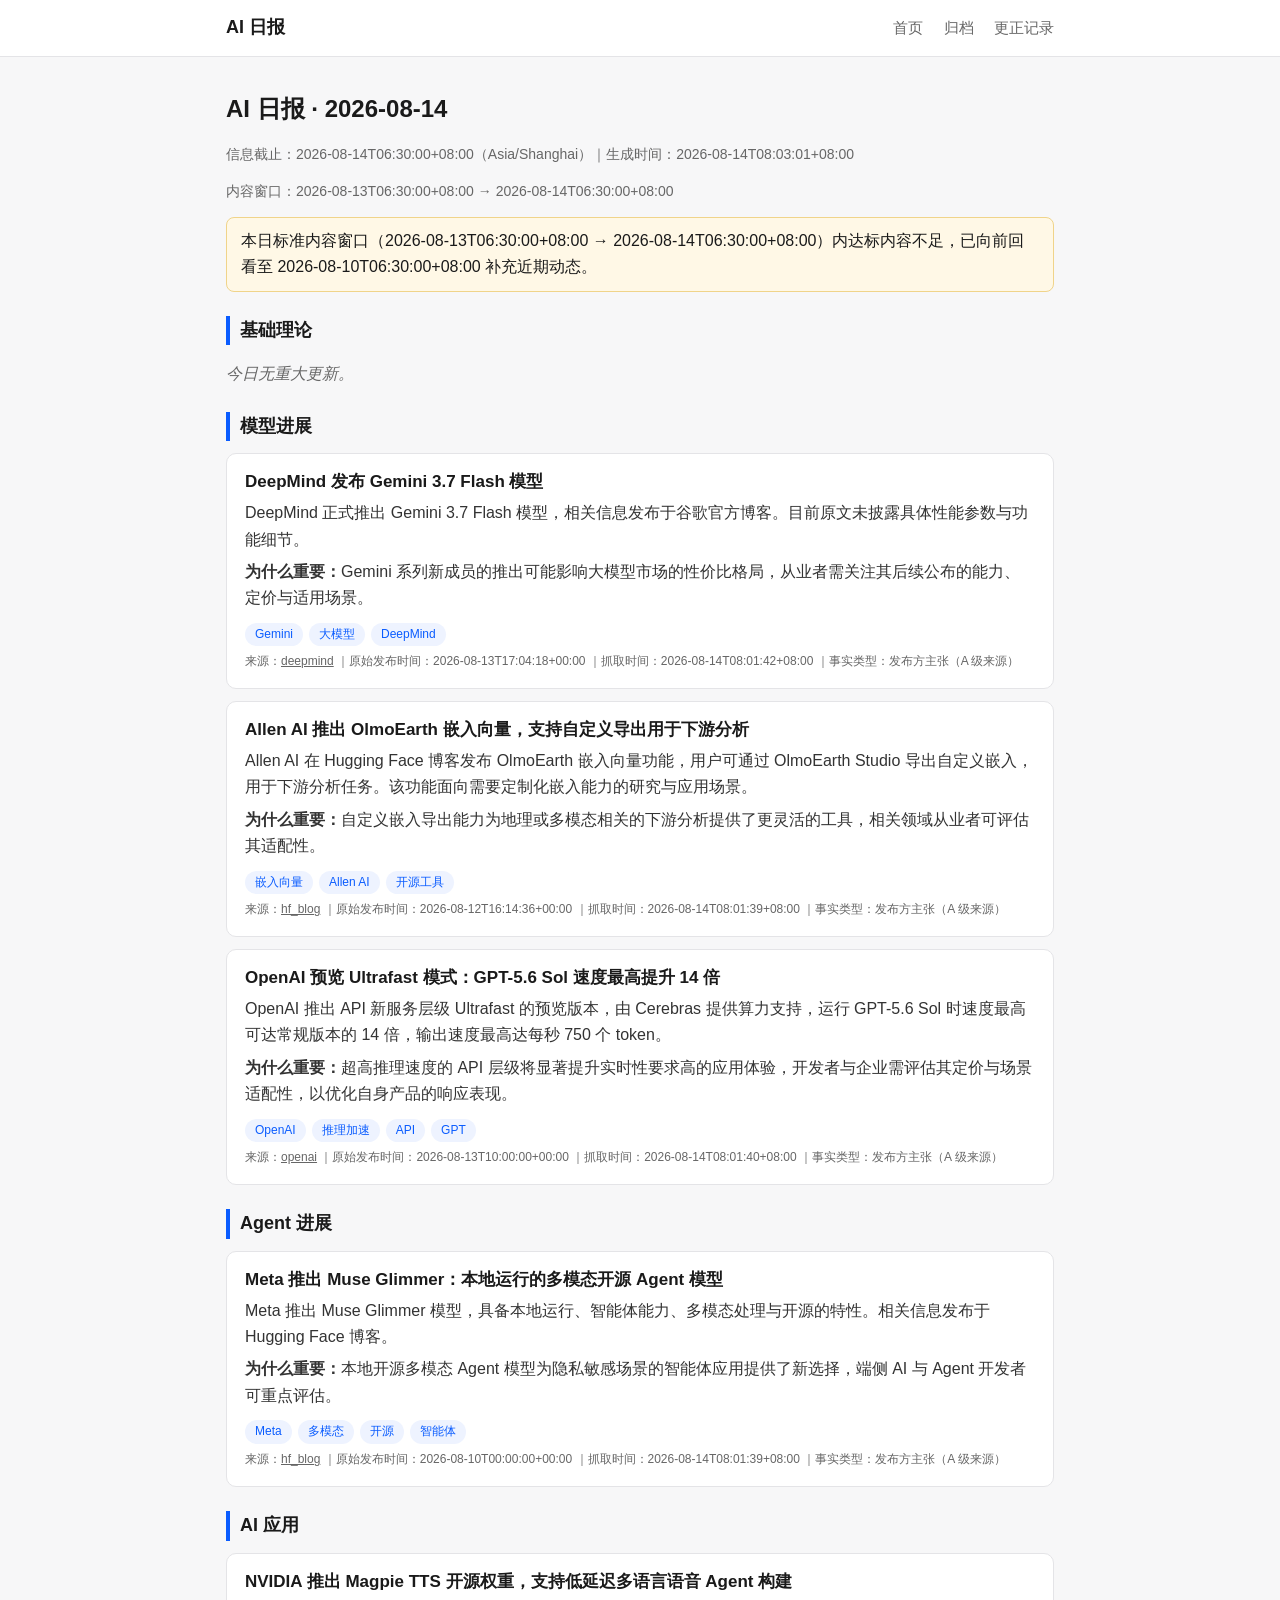
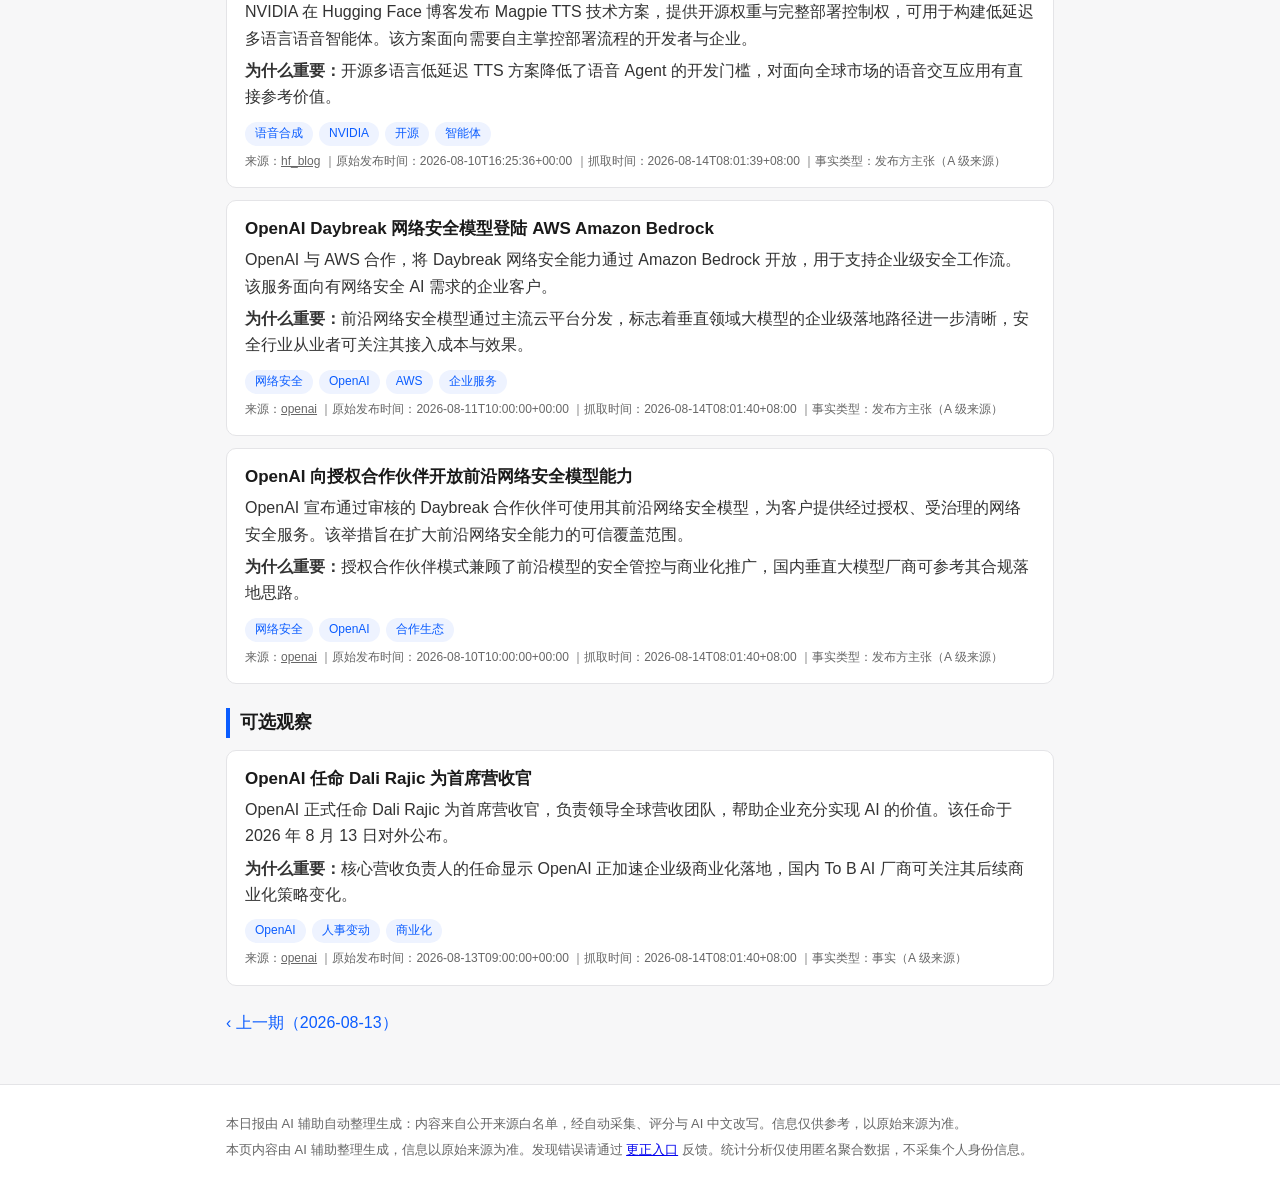
<file: daily/2026-08-14.html>
<!DOCTYPE html>
<html lang="zh-CN">
<head>
<meta charset="utf-8">
<meta name="viewport" content="width=device-width, initial-scale=1">
<meta name="robots" content="index,follow">
<title>AI 日报 · 2026-08-14</title>
<link rel="stylesheet" href="https://orcaxnet.github.io/ai-daily-report/assets/style.css">
</head>
<body>
<header class="site-header">
  <div class="wrap">
    <a class="brand" href="https://orcaxnet.github.io/ai-daily-report/">AI 日报</a>
    <nav class="site-nav">
      <a href="https://orcaxnet.github.io/ai-daily-report/">首页</a>
      <a href="https://orcaxnet.github.io/ai-daily-report/archive.html">归档</a>
      <a href="https://orcaxnet.github.io/ai-daily-report/corrections.html">更正记录</a>
    </nav>
  </div>
</header>
<main class="wrap">

<article class="daily">
  <header class="daily-head">
    <h1>AI 日报 · 2026-08-14</h1>
    <p class="meta">信息截止：2026-08-14T06:30:00+08:00（Asia/Shanghai）｜生成时间：2026-08-14T08:03:01+08:00</p>
    <p class="meta">内容窗口：2026-08-13T06:30:00+08:00 → 2026-08-14T06:30:00+08:00</p>
  </header>

  
  
  <div class="notice">本日标准内容窗口（2026-08-13T06:30:00+08:00 → 2026-08-14T06:30:00+08:00）内达标内容不足，已向前回看至 2026-08-10T06:30:00+08:00 补充近期动态。</div>
  

  
  <section class="category-block">
    <h2>基础理论</h2>
    
    
      <p class="empty">今日无重大更新。</p>
    
  </section>
  
  <section class="category-block">
    <h2>模型进展</h2>
    
    
      
      <article class="item-card">
        <h3><a href="https://blog.google/innovation-and-ai/models-and-research/gemini-models/introducing-gemini-3-7-flash/" target="_blank" rel="noopener nofollow">DeepMind 发布 Gemini 3.7 Flash 模型</a></h3>
        <p class="summary">DeepMind 正式推出 Gemini 3.7 Flash 模型，相关信息发布于谷歌官方博客。目前原文未披露具体性能参数与功能细节。</p>
        <p class="why"><strong>为什么重要：</strong>Gemini 系列新成员的推出可能影响大模型市场的性价比格局，从业者需关注其后续公布的能力、定价与适用场景。</p>
        <div class="tags">
          <span class="tag">Gemini</span><span class="tag">大模型</span><span class="tag">DeepMind</span>
        </div>
        <p class="src">
          来源：<a href="https://blog.google/innovation-and-ai/models-and-research/gemini-models/introducing-gemini-3-7-flash/" target="_blank" rel="noopener nofollow">deepmind</a>
          ｜原始发布时间：2026-08-13T17:04:18+00:00
          ｜抓取时间：2026-08-14T08:01:42+08:00
          ｜事实类型：发布方主张（A 级来源）
        </p>
      </article>
      
      <article class="item-card">
        <h3><a href="https://huggingface.co/blog/allenai/olmoearth-embeddings" target="_blank" rel="noopener nofollow">Allen AI 推出 OlmoEarth 嵌入向量，支持自定义导出用于下游分析</a></h3>
        <p class="summary">Allen AI 在 Hugging Face 博客发布 OlmoEarth 嵌入向量功能，用户可通过 OlmoEarth Studio 导出自定义嵌入，用于下游分析任务。该功能面向需要定制化嵌入能力的研究与应用场景。</p>
        <p class="why"><strong>为什么重要：</strong>自定义嵌入导出能力为地理或多模态相关的下游分析提供了更灵活的工具，相关领域从业者可评估其适配性。</p>
        <div class="tags">
          <span class="tag">嵌入向量</span><span class="tag">Allen AI</span><span class="tag">开源工具</span>
        </div>
        <p class="src">
          来源：<a href="https://huggingface.co/blog/allenai/olmoearth-embeddings" target="_blank" rel="noopener nofollow">hf_blog</a>
          ｜原始发布时间：2026-08-12T16:14:36+00:00
          ｜抓取时间：2026-08-14T08:01:39+08:00
          ｜事实类型：发布方主张（A 级来源）
        </p>
      </article>
      
      <article class="item-card">
        <h3><a href="https://openai.com/index/previewing-ultrafast/" target="_blank" rel="noopener nofollow">OpenAI 预览 Ultrafast 模式：GPT-5.6 Sol 速度最高提升 14 倍</a></h3>
        <p class="summary">OpenAI 推出 API 新服务层级 Ultrafast 的预览版本，由 Cerebras 提供算力支持，运行 GPT-5.6 Sol 时速度最高可达常规版本的 14 倍，输出速度最高达每秒 750 个 token。</p>
        <p class="why"><strong>为什么重要：</strong>超高推理速度的 API 层级将显著提升实时性要求高的应用体验，开发者与企业需评估其定价与场景适配性，以优化自身产品的响应表现。</p>
        <div class="tags">
          <span class="tag">OpenAI</span><span class="tag">推理加速</span><span class="tag">API</span><span class="tag">GPT</span>
        </div>
        <p class="src">
          来源：<a href="https://openai.com/index/previewing-ultrafast/" target="_blank" rel="noopener nofollow">openai</a>
          ｜原始发布时间：2026-08-13T10:00:00+00:00
          ｜抓取时间：2026-08-14T08:01:40+08:00
          ｜事实类型：发布方主张（A 级来源）
        </p>
      </article>
      
    
  </section>
  
  <section class="category-block">
    <h2>Agent 进展</h2>
    
    
      
      <article class="item-card">
        <h3><a href="https://huggingface.co/blog/muse-glimmer" target="_blank" rel="noopener nofollow">Meta 推出 Muse Glimmer：本地运行的多模态开源 Agent 模型</a></h3>
        <p class="summary">Meta 推出 Muse Glimmer 模型，具备本地运行、智能体能力、多模态处理与开源的特性。相关信息发布于 Hugging Face 博客。</p>
        <p class="why"><strong>为什么重要：</strong>本地开源多模态 Agent 模型为隐私敏感场景的智能体应用提供了新选择，端侧 AI 与 Agent 开发者可重点评估。</p>
        <div class="tags">
          <span class="tag">Meta</span><span class="tag">多模态</span><span class="tag">开源</span><span class="tag">智能体</span>
        </div>
        <p class="src">
          来源：<a href="https://huggingface.co/blog/muse-glimmer" target="_blank" rel="noopener nofollow">hf_blog</a>
          ｜原始发布时间：2026-08-10T00:00:00+00:00
          ｜抓取时间：2026-08-14T08:01:39+08:00
          ｜事实类型：发布方主张（A 级来源）
        </p>
      </article>
      
    
  </section>
  
  <section class="category-block">
    <h2>AI 应用</h2>
    
    
      
      <article class="item-card">
        <h3><a href="https://huggingface.co/blog/nvidia/magpie-tts-multilingual-voice-agents" target="_blank" rel="noopener nofollow">NVIDIA 推出 Magpie TTS 开源权重，支持低延迟多语言语音 Agent 构建</a></h3>
        <p class="summary">NVIDIA 在 Hugging Face 博客发布 Magpie TTS 技术方案，提供开源权重与完整部署控制权，可用于构建低延迟多语言语音智能体。该方案面向需要自主掌控部署流程的开发者与企业。</p>
        <p class="why"><strong>为什么重要：</strong>开源多语言低延迟 TTS 方案降低了语音 Agent 的开发门槛，对面向全球市场的语音交互应用有直接参考价值。</p>
        <div class="tags">
          <span class="tag">语音合成</span><span class="tag">NVIDIA</span><span class="tag">开源</span><span class="tag">智能体</span>
        </div>
        <p class="src">
          来源：<a href="https://huggingface.co/blog/nvidia/magpie-tts-multilingual-voice-agents" target="_blank" rel="noopener nofollow">hf_blog</a>
          ｜原始发布时间：2026-08-10T16:25:36+00:00
          ｜抓取时间：2026-08-14T08:01:39+08:00
          ｜事实类型：发布方主张（A 级来源）
        </p>
      </article>
      
      <article class="item-card">
        <h3><a href="https://openai.com/index/daybreak-models-are-now-available-on-aws/" target="_blank" rel="noopener nofollow">OpenAI Daybreak 网络安全模型登陆 AWS Amazon Bedrock</a></h3>
        <p class="summary">OpenAI 与 AWS 合作，将 Daybreak 网络安全能力通过 Amazon Bedrock 开放，用于支持企业级安全工作流。该服务面向有网络安全 AI 需求的企业客户。</p>
        <p class="why"><strong>为什么重要：</strong>前沿网络安全模型通过主流云平台分发，标志着垂直领域大模型的企业级落地路径进一步清晰，安全行业从业者可关注其接入成本与效果。</p>
        <div class="tags">
          <span class="tag">网络安全</span><span class="tag">OpenAI</span><span class="tag">AWS</span><span class="tag">企业服务</span>
        </div>
        <p class="src">
          来源：<a href="https://openai.com/index/daybreak-models-are-now-available-on-aws/" target="_blank" rel="noopener nofollow">openai</a>
          ｜原始发布时间：2026-08-11T10:00:00+00:00
          ｜抓取时间：2026-08-14T08:01:40+08:00
          ｜事实类型：发布方主张（A 级来源）
        </p>
      </article>
      
      <article class="item-card">
        <h3><a href="https://openai.com/index/putting-frontier-cyber-models-in-more-trusted-hands/" target="_blank" rel="noopener nofollow">OpenAI 向授权合作伙伴开放前沿网络安全模型能力</a></h3>
        <p class="summary">OpenAI 宣布通过审核的 Daybreak 合作伙伴可使用其前沿网络安全模型，为客户提供经过授权、受治理的网络安全服务。该举措旨在扩大前沿网络安全能力的可信覆盖范围。</p>
        <p class="why"><strong>为什么重要：</strong>授权合作伙伴模式兼顾了前沿模型的安全管控与商业化推广，国内垂直大模型厂商可参考其合规落地思路。</p>
        <div class="tags">
          <span class="tag">网络安全</span><span class="tag">OpenAI</span><span class="tag">合作生态</span>
        </div>
        <p class="src">
          来源：<a href="https://openai.com/index/putting-frontier-cyber-models-in-more-trusted-hands/" target="_blank" rel="noopener nofollow">openai</a>
          ｜原始发布时间：2026-08-10T10:00:00+00:00
          ｜抓取时间：2026-08-14T08:01:40+08:00
          ｜事实类型：发布方主张（A 级来源）
        </p>
      </article>
      
    
  </section>
  
  <section class="category-block">
    <h2>可选观察</h2>
    
    
      
      <article class="item-card">
        <h3><a href="https://openai.com/index/dali-rajic-chief-revenue-officer/" target="_blank" rel="noopener nofollow">OpenAI 任命 Dali Rajic 为首席营收官</a></h3>
        <p class="summary">OpenAI 正式任命 Dali Rajic 为首席营收官，负责领导全球营收团队，帮助企业充分实现 AI 的价值。该任命于 2026 年 8 月 13 日对外公布。</p>
        <p class="why"><strong>为什么重要：</strong>核心营收负责人的任命显示 OpenAI 正加速企业级商业化落地，国内 To B AI 厂商可关注其后续商业化策略变化。</p>
        <div class="tags">
          <span class="tag">OpenAI</span><span class="tag">人事变动</span><span class="tag">商业化</span>
        </div>
        <p class="src">
          来源：<a href="https://openai.com/index/dali-rajic-chief-revenue-officer/" target="_blank" rel="noopener nofollow">openai</a>
          ｜原始发布时间：2026-08-13T09:00:00+00:00
          ｜抓取时间：2026-08-14T08:01:40+08:00
          ｜事实类型：事实（A 级来源）
        </p>
      </article>
      
    
  </section>
  

  <nav class="daily-nav">
    <a href="https://orcaxnet.github.io/ai-daily-report/daily/2026-08-13.html">‹ 上一期（2026-08-13）</a>
    
  </nav>
</article>

</main>
<footer class="site-footer">
  <div class="wrap">
    <p>本日报由 AI 辅助自动整理生成：内容来自公开来源白名单，经自动采集、评分与 AI 中文改写。信息仅供参考，以原始来源为准。</p>
    <p>本页内容由 AI 辅助整理生成，信息以原始来源为准。发现错误请通过 <a href="https://orcaxnet.github.io/ai-daily-report/corrections.html">更正入口</a> 反馈。统计分析仅使用匿名聚合数据，不采集个人身份信息。</p>
  </div>
</footer>
</body>
</html>
</file>
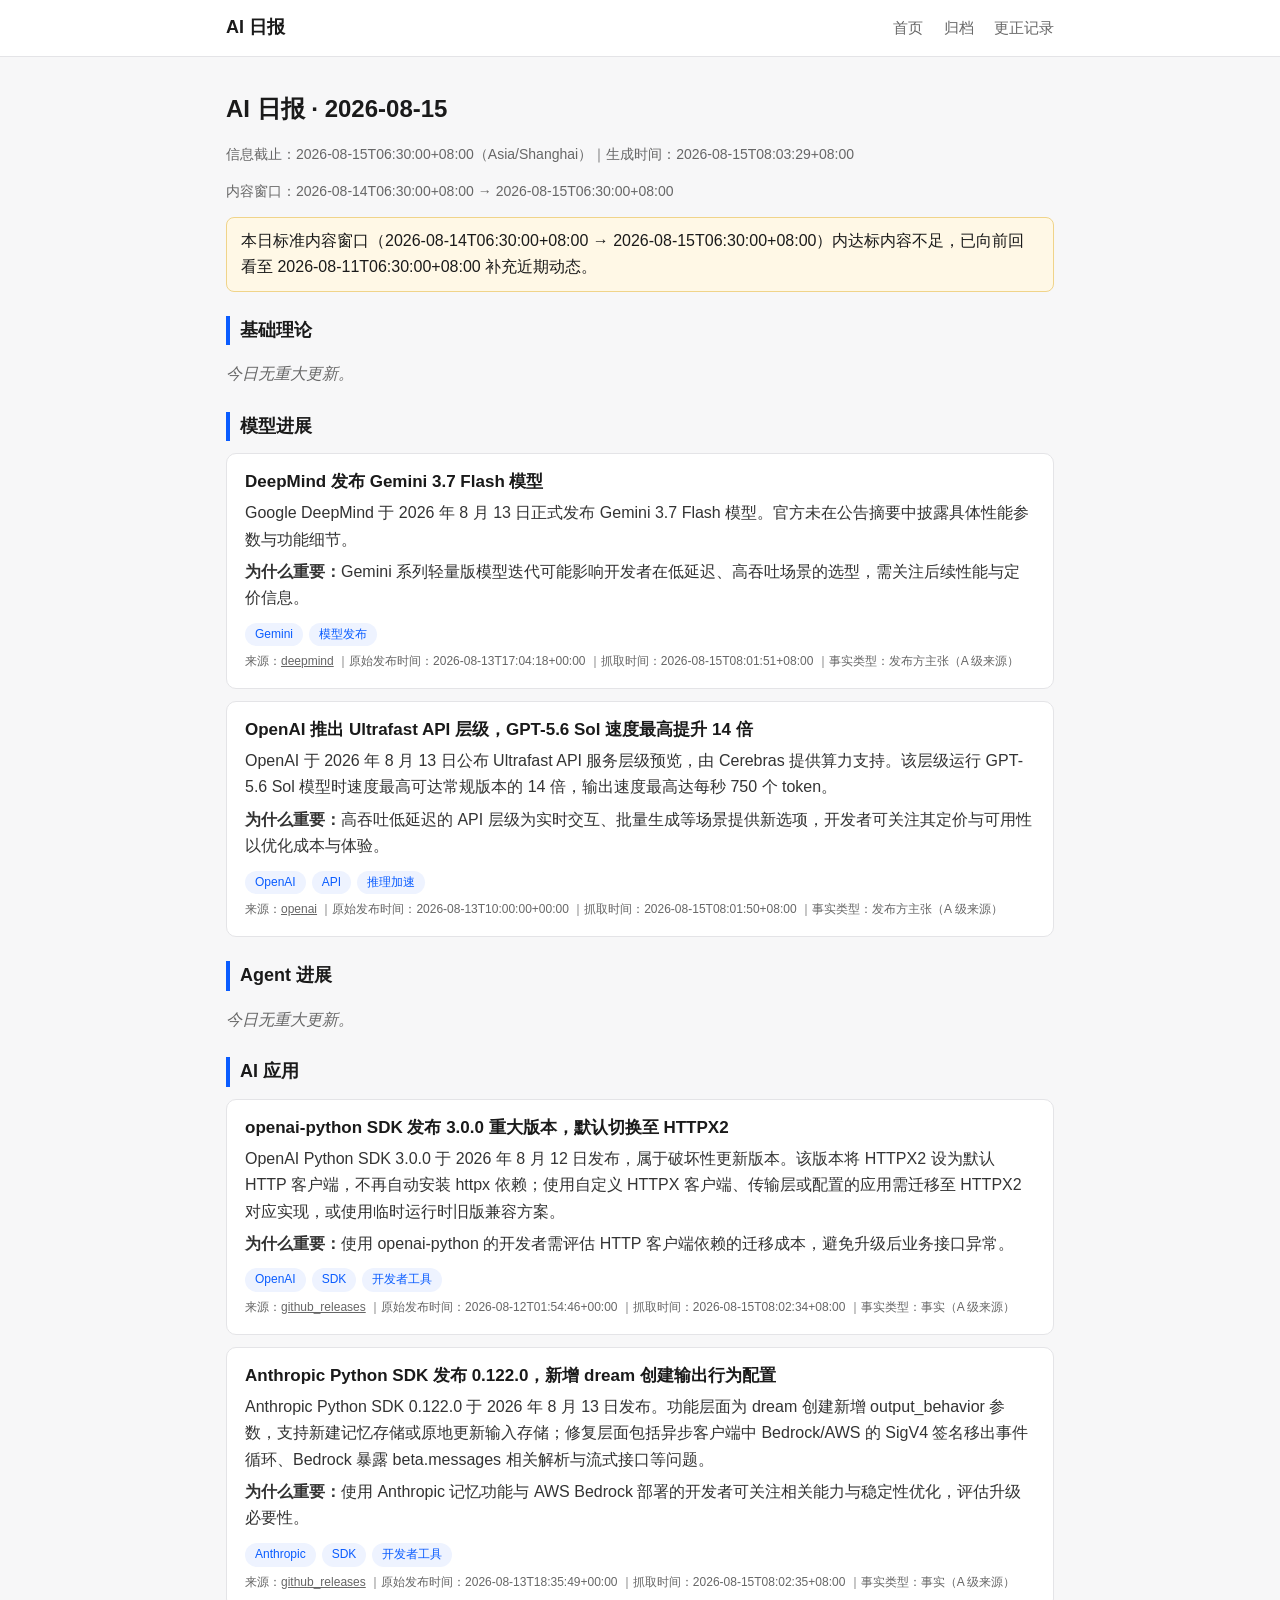
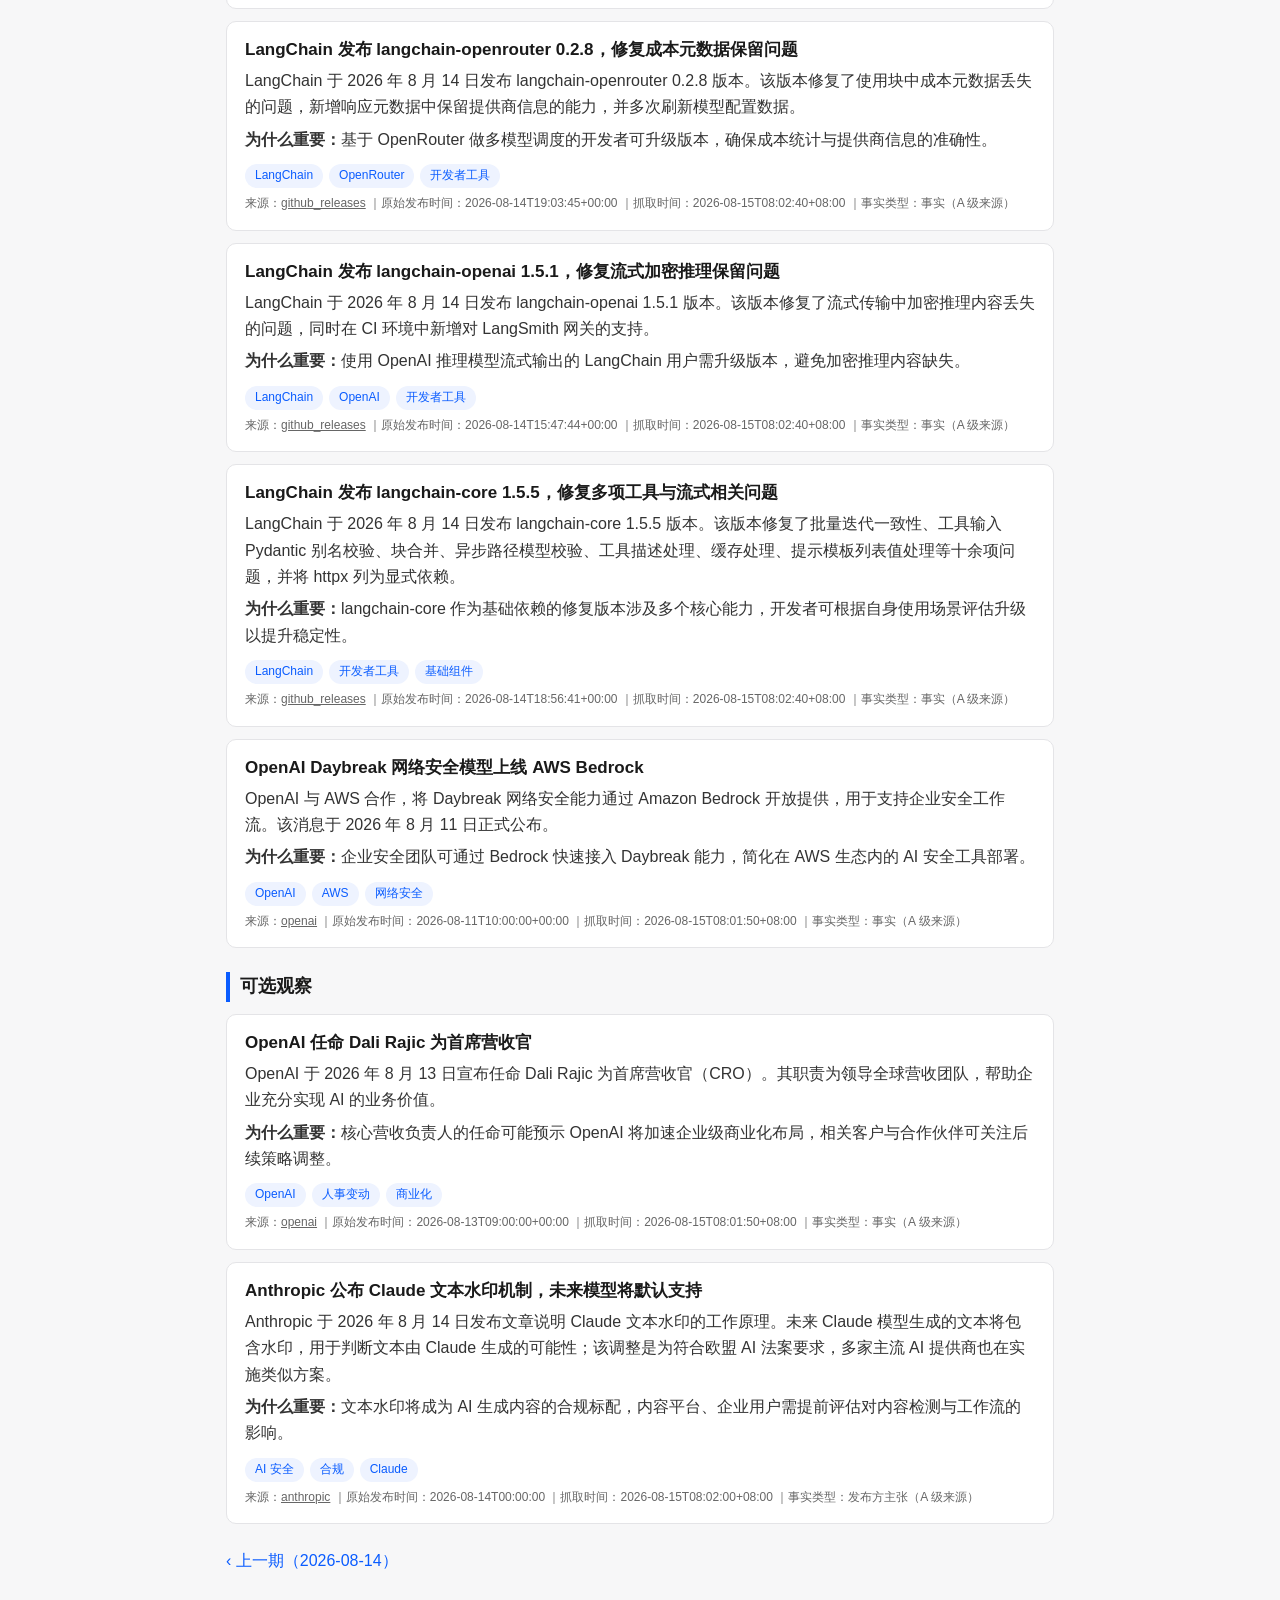
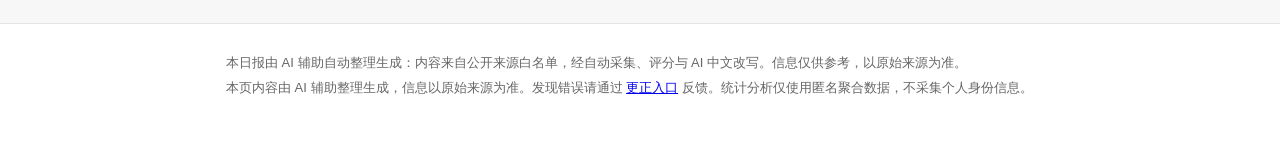
<file: daily/2026-08-15.html>
<!DOCTYPE html>
<html lang="zh-CN">
<head>
<meta charset="utf-8">
<meta name="viewport" content="width=device-width, initial-scale=1">
<meta name="robots" content="index,follow">
<title>AI 日报 · 2026-08-15</title>
<link rel="stylesheet" href="https://orcaxnet.github.io/ai-daily-report/assets/style.css">
</head>
<body>
<header class="site-header">
  <div class="wrap">
    <a class="brand" href="https://orcaxnet.github.io/ai-daily-report/">AI 日报</a>
    <nav class="site-nav">
      <a href="https://orcaxnet.github.io/ai-daily-report/">首页</a>
      <a href="https://orcaxnet.github.io/ai-daily-report/archive.html">归档</a>
      <a href="https://orcaxnet.github.io/ai-daily-report/corrections.html">更正记录</a>
    </nav>
  </div>
</header>
<main class="wrap">

<article class="daily">
  <header class="daily-head">
    <h1>AI 日报 · 2026-08-15</h1>
    <p class="meta">信息截止：2026-08-15T06:30:00+08:00（Asia/Shanghai）｜生成时间：2026-08-15T08:03:29+08:00</p>
    <p class="meta">内容窗口：2026-08-14T06:30:00+08:00 → 2026-08-15T06:30:00+08:00</p>
  </header>

  
  
  <div class="notice">本日标准内容窗口（2026-08-14T06:30:00+08:00 → 2026-08-15T06:30:00+08:00）内达标内容不足，已向前回看至 2026-08-11T06:30:00+08:00 补充近期动态。</div>
  

  
  <section class="category-block">
    <h2>基础理论</h2>
    
    
      <p class="empty">今日无重大更新。</p>
    
  </section>
  
  <section class="category-block">
    <h2>模型进展</h2>
    
    
      
      <article class="item-card">
        <h3><a href="https://blog.google/innovation-and-ai/models-and-research/gemini-models/introducing-gemini-3-7-flash/" target="_blank" rel="noopener nofollow">DeepMind 发布 Gemini 3.7 Flash 模型</a></h3>
        <p class="summary">Google DeepMind 于 2026 年 8 月 13 日正式发布 Gemini 3.7 Flash 模型。官方未在公告摘要中披露具体性能参数与功能细节。</p>
        <p class="why"><strong>为什么重要：</strong>Gemini 系列轻量版模型迭代可能影响开发者在低延迟、高吞吐场景的选型，需关注后续性能与定价信息。</p>
        <div class="tags">
          <span class="tag">Gemini</span><span class="tag">模型发布</span>
        </div>
        <p class="src">
          来源：<a href="https://blog.google/innovation-and-ai/models-and-research/gemini-models/introducing-gemini-3-7-flash/" target="_blank" rel="noopener nofollow">deepmind</a>
          ｜原始发布时间：2026-08-13T17:04:18+00:00
          ｜抓取时间：2026-08-15T08:01:51+08:00
          ｜事实类型：发布方主张（A 级来源）
        </p>
      </article>
      
      <article class="item-card">
        <h3><a href="https://openai.com/index/previewing-ultrafast/" target="_blank" rel="noopener nofollow">OpenAI 推出 Ultrafast API 层级，GPT-5.6 Sol 速度最高提升 14 倍</a></h3>
        <p class="summary">OpenAI 于 2026 年 8 月 13 日公布 Ultrafast API 服务层级预览，由 Cerebras 提供算力支持。该层级运行 GPT-5.6 Sol 模型时速度最高可达常规版本的 14 倍，输出速度最高达每秒 750 个 token。</p>
        <p class="why"><strong>为什么重要：</strong>高吞吐低延迟的 API 层级为实时交互、批量生成等场景提供新选项，开发者可关注其定价与可用性以优化成本与体验。</p>
        <div class="tags">
          <span class="tag">OpenAI</span><span class="tag">API</span><span class="tag">推理加速</span>
        </div>
        <p class="src">
          来源：<a href="https://openai.com/index/previewing-ultrafast/" target="_blank" rel="noopener nofollow">openai</a>
          ｜原始发布时间：2026-08-13T10:00:00+00:00
          ｜抓取时间：2026-08-15T08:01:50+08:00
          ｜事实类型：发布方主张（A 级来源）
        </p>
      </article>
      
    
  </section>
  
  <section class="category-block">
    <h2>Agent 进展</h2>
    
    
      <p class="empty">今日无重大更新。</p>
    
  </section>
  
  <section class="category-block">
    <h2>AI 应用</h2>
    
    
      
      <article class="item-card">
        <h3><a href="https://github.com/openai/openai-python/releases/tag/v3.0.0" target="_blank" rel="noopener nofollow">openai-python SDK 发布 3.0.0 重大版本，默认切换至 HTTPX2</a></h3>
        <p class="summary">OpenAI Python SDK 3.0.0 于 2026 年 8 月 12 日发布，属于破坏性更新版本。该版本将 HTTPX2 设为默认 HTTP 客户端，不再自动安装 httpx 依赖；使用自定义 HTTPX 客户端、传输层或配置的应用需迁移至 HTTPX2 对应实现，或使用临时运行时旧版兼容方案。</p>
        <p class="why"><strong>为什么重要：</strong>使用 openai-python 的开发者需评估 HTTP 客户端依赖的迁移成本，避免升级后业务接口异常。</p>
        <div class="tags">
          <span class="tag">OpenAI</span><span class="tag">SDK</span><span class="tag">开发者工具</span>
        </div>
        <p class="src">
          来源：<a href="https://github.com/openai/openai-python/releases/tag/v3.0.0" target="_blank" rel="noopener nofollow">github_releases</a>
          ｜原始发布时间：2026-08-12T01:54:46+00:00
          ｜抓取时间：2026-08-15T08:02:34+08:00
          ｜事实类型：事实（A 级来源）
        </p>
      </article>
      
      <article class="item-card">
        <h3><a href="https://github.com/anthropics/anthropic-sdk-python/releases/tag/v0.122.0" target="_blank" rel="noopener nofollow">Anthropic Python SDK 发布 0.122.0，新增 dream 创建输出行为配置</a></h3>
        <p class="summary">Anthropic Python SDK 0.122.0 于 2026 年 8 月 13 日发布。功能层面为 dream 创建新增 output_behavior 参数，支持新建记忆存储或原地更新输入存储；修复层面包括异步客户端中 Bedrock/AWS 的 SigV4 签名移出事件循环、Bedrock 暴露 beta.messages 相关解析与流式接口等问题。</p>
        <p class="why"><strong>为什么重要：</strong>使用 Anthropic 记忆功能与 AWS Bedrock 部署的开发者可关注相关能力与稳定性优化，评估升级必要性。</p>
        <div class="tags">
          <span class="tag">Anthropic</span><span class="tag">SDK</span><span class="tag">开发者工具</span>
        </div>
        <p class="src">
          来源：<a href="https://github.com/anthropics/anthropic-sdk-python/releases/tag/v0.122.0" target="_blank" rel="noopener nofollow">github_releases</a>
          ｜原始发布时间：2026-08-13T18:35:49+00:00
          ｜抓取时间：2026-08-15T08:02:35+08:00
          ｜事实类型：事实（A 级来源）
        </p>
      </article>
      
      <article class="item-card">
        <h3><a href="https://github.com/langchain-ai/langchain/releases/tag/langchain-openrouter%3D%3D0.2.8" target="_blank" rel="noopener nofollow">LangChain 发布 langchain-openrouter 0.2.8，修复成本元数据保留问题</a></h3>
        <p class="summary">LangChain 于 2026 年 8 月 14 日发布 langchain-openrouter 0.2.8 版本。该版本修复了使用块中成本元数据丢失的问题，新增响应元数据中保留提供商信息的能力，并多次刷新模型配置数据。</p>
        <p class="why"><strong>为什么重要：</strong>基于 OpenRouter 做多模型调度的开发者可升级版本，确保成本统计与提供商信息的准确性。</p>
        <div class="tags">
          <span class="tag">LangChain</span><span class="tag">OpenRouter</span><span class="tag">开发者工具</span>
        </div>
        <p class="src">
          来源：<a href="https://github.com/langchain-ai/langchain/releases/tag/langchain-openrouter%3D%3D0.2.8" target="_blank" rel="noopener nofollow">github_releases</a>
          ｜原始发布时间：2026-08-14T19:03:45+00:00
          ｜抓取时间：2026-08-15T08:02:40+08:00
          ｜事实类型：事实（A 级来源）
        </p>
      </article>
      
      <article class="item-card">
        <h3><a href="https://github.com/langchain-ai/langchain/releases/tag/langchain-openai%3D%3D1.5.1" target="_blank" rel="noopener nofollow">LangChain 发布 langchain-openai 1.5.1，修复流式加密推理保留问题</a></h3>
        <p class="summary">LangChain 于 2026 年 8 月 14 日发布 langchain-openai 1.5.1 版本。该版本修复了流式传输中加密推理内容丢失的问题，同时在 CI 环境中新增对 LangSmith 网关的支持。</p>
        <p class="why"><strong>为什么重要：</strong>使用 OpenAI 推理模型流式输出的 LangChain 用户需升级版本，避免加密推理内容缺失。</p>
        <div class="tags">
          <span class="tag">LangChain</span><span class="tag">OpenAI</span><span class="tag">开发者工具</span>
        </div>
        <p class="src">
          来源：<a href="https://github.com/langchain-ai/langchain/releases/tag/langchain-openai%3D%3D1.5.1" target="_blank" rel="noopener nofollow">github_releases</a>
          ｜原始发布时间：2026-08-14T15:47:44+00:00
          ｜抓取时间：2026-08-15T08:02:40+08:00
          ｜事实类型：事实（A 级来源）
        </p>
      </article>
      
      <article class="item-card">
        <h3><a href="https://github.com/langchain-ai/langchain/releases/tag/langchain-core%3D%3D1.5.5" target="_blank" rel="noopener nofollow">LangChain 发布 langchain-core 1.5.5，修复多项工具与流式相关问题</a></h3>
        <p class="summary">LangChain 于 2026 年 8 月 14 日发布 langchain-core 1.5.5 版本。该版本修复了批量迭代一致性、工具输入 Pydantic 别名校验、块合并、异步路径模型校验、工具描述处理、缓存处理、提示模板列表值处理等十余项问题，并将 httpx 列为显式依赖。</p>
        <p class="why"><strong>为什么重要：</strong>langchain-core 作为基础依赖的修复版本涉及多个核心能力，开发者可根据自身使用场景评估升级以提升稳定性。</p>
        <div class="tags">
          <span class="tag">LangChain</span><span class="tag">开发者工具</span><span class="tag">基础组件</span>
        </div>
        <p class="src">
          来源：<a href="https://github.com/langchain-ai/langchain/releases/tag/langchain-core%3D%3D1.5.5" target="_blank" rel="noopener nofollow">github_releases</a>
          ｜原始发布时间：2026-08-14T18:56:41+00:00
          ｜抓取时间：2026-08-15T08:02:40+08:00
          ｜事实类型：事实（A 级来源）
        </p>
      </article>
      
      <article class="item-card">
        <h3><a href="https://openai.com/index/daybreak-models-are-now-available-on-aws/" target="_blank" rel="noopener nofollow">OpenAI Daybreak 网络安全模型上线 AWS Bedrock</a></h3>
        <p class="summary">OpenAI 与 AWS 合作，将 Daybreak 网络安全能力通过 Amazon Bedrock 开放提供，用于支持企业安全工作流。该消息于 2026 年 8 月 11 日正式公布。</p>
        <p class="why"><strong>为什么重要：</strong>企业安全团队可通过 Bedrock 快速接入 Daybreak 能力，简化在 AWS 生态内的 AI 安全工具部署。</p>
        <div class="tags">
          <span class="tag">OpenAI</span><span class="tag">AWS</span><span class="tag">网络安全</span>
        </div>
        <p class="src">
          来源：<a href="https://openai.com/index/daybreak-models-are-now-available-on-aws/" target="_blank" rel="noopener nofollow">openai</a>
          ｜原始发布时间：2026-08-11T10:00:00+00:00
          ｜抓取时间：2026-08-15T08:01:50+08:00
          ｜事实类型：事实（A 级来源）
        </p>
      </article>
      
    
  </section>
  
  <section class="category-block">
    <h2>可选观察</h2>
    
    
      
      <article class="item-card">
        <h3><a href="https://openai.com/index/dali-rajic-chief-revenue-officer/" target="_blank" rel="noopener nofollow">OpenAI 任命 Dali Rajic 为首席营收官</a></h3>
        <p class="summary">OpenAI 于 2026 年 8 月 13 日宣布任命 Dali Rajic 为首席营收官（CRO）。其职责为领导全球营收团队，帮助企业充分实现 AI 的业务价值。</p>
        <p class="why"><strong>为什么重要：</strong>核心营收负责人的任命可能预示 OpenAI 将加速企业级商业化布局，相关客户与合作伙伴可关注后续策略调整。</p>
        <div class="tags">
          <span class="tag">OpenAI</span><span class="tag">人事变动</span><span class="tag">商业化</span>
        </div>
        <p class="src">
          来源：<a href="https://openai.com/index/dali-rajic-chief-revenue-officer/" target="_blank" rel="noopener nofollow">openai</a>
          ｜原始发布时间：2026-08-13T09:00:00+00:00
          ｜抓取时间：2026-08-15T08:01:50+08:00
          ｜事实类型：事实（A 级来源）
        </p>
      </article>
      
      <article class="item-card">
        <h3><a href="https://www.anthropic.com/news/claude-text-watermark" target="_blank" rel="noopener nofollow">Anthropic 公布 Claude 文本水印机制，未来模型将默认支持</a></h3>
        <p class="summary">Anthropic 于 2026 年 8 月 14 日发布文章说明 Claude 文本水印的工作原理。未来 Claude 模型生成的文本将包含水印，用于判断文本由 Claude 生成的可能性；该调整是为符合欧盟 AI 法案要求，多家主流 AI 提供商也在实施类似方案。</p>
        <p class="why"><strong>为什么重要：</strong>文本水印将成为 AI 生成内容的合规标配，内容平台、企业用户需提前评估对内容检测与工作流的影响。</p>
        <div class="tags">
          <span class="tag">AI 安全</span><span class="tag">合规</span><span class="tag">Claude</span>
        </div>
        <p class="src">
          来源：<a href="https://www.anthropic.com/news/claude-text-watermark" target="_blank" rel="noopener nofollow">anthropic</a>
          ｜原始发布时间：2026-08-14T00:00:00
          ｜抓取时间：2026-08-15T08:02:00+08:00
          ｜事实类型：发布方主张（A 级来源）
        </p>
      </article>
      
    
  </section>
  

  <nav class="daily-nav">
    <a href="https://orcaxnet.github.io/ai-daily-report/daily/2026-08-14.html">‹ 上一期（2026-08-14）</a>
    
  </nav>
</article>

</main>
<footer class="site-footer">
  <div class="wrap">
    <p>本日报由 AI 辅助自动整理生成：内容来自公开来源白名单，经自动采集、评分与 AI 中文改写。信息仅供参考，以原始来源为准。</p>
    <p>本页内容由 AI 辅助整理生成，信息以原始来源为准。发现错误请通过 <a href="https://orcaxnet.github.io/ai-daily-report/corrections.html">更正入口</a> 反馈。统计分析仅使用匿名聚合数据，不采集个人身份信息。</p>
  </div>
</footer>
</body>
</html>
</file>
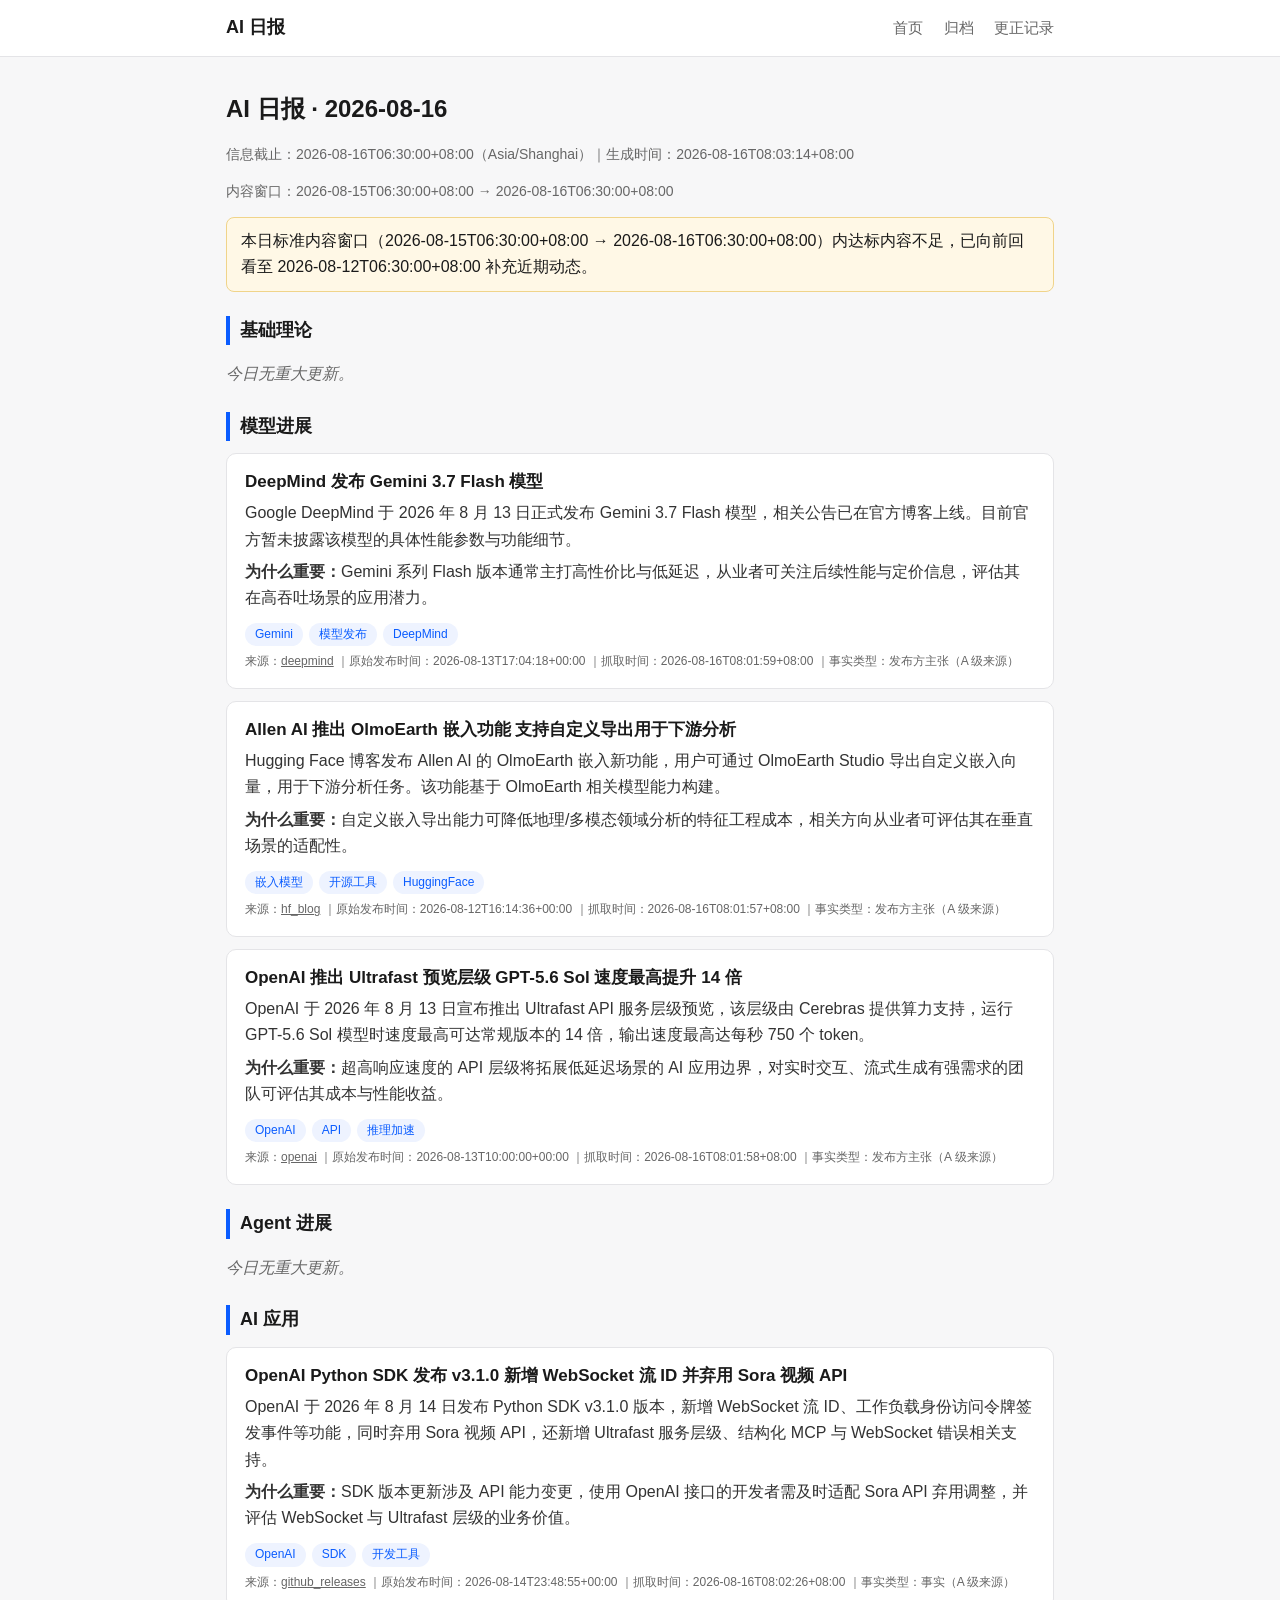
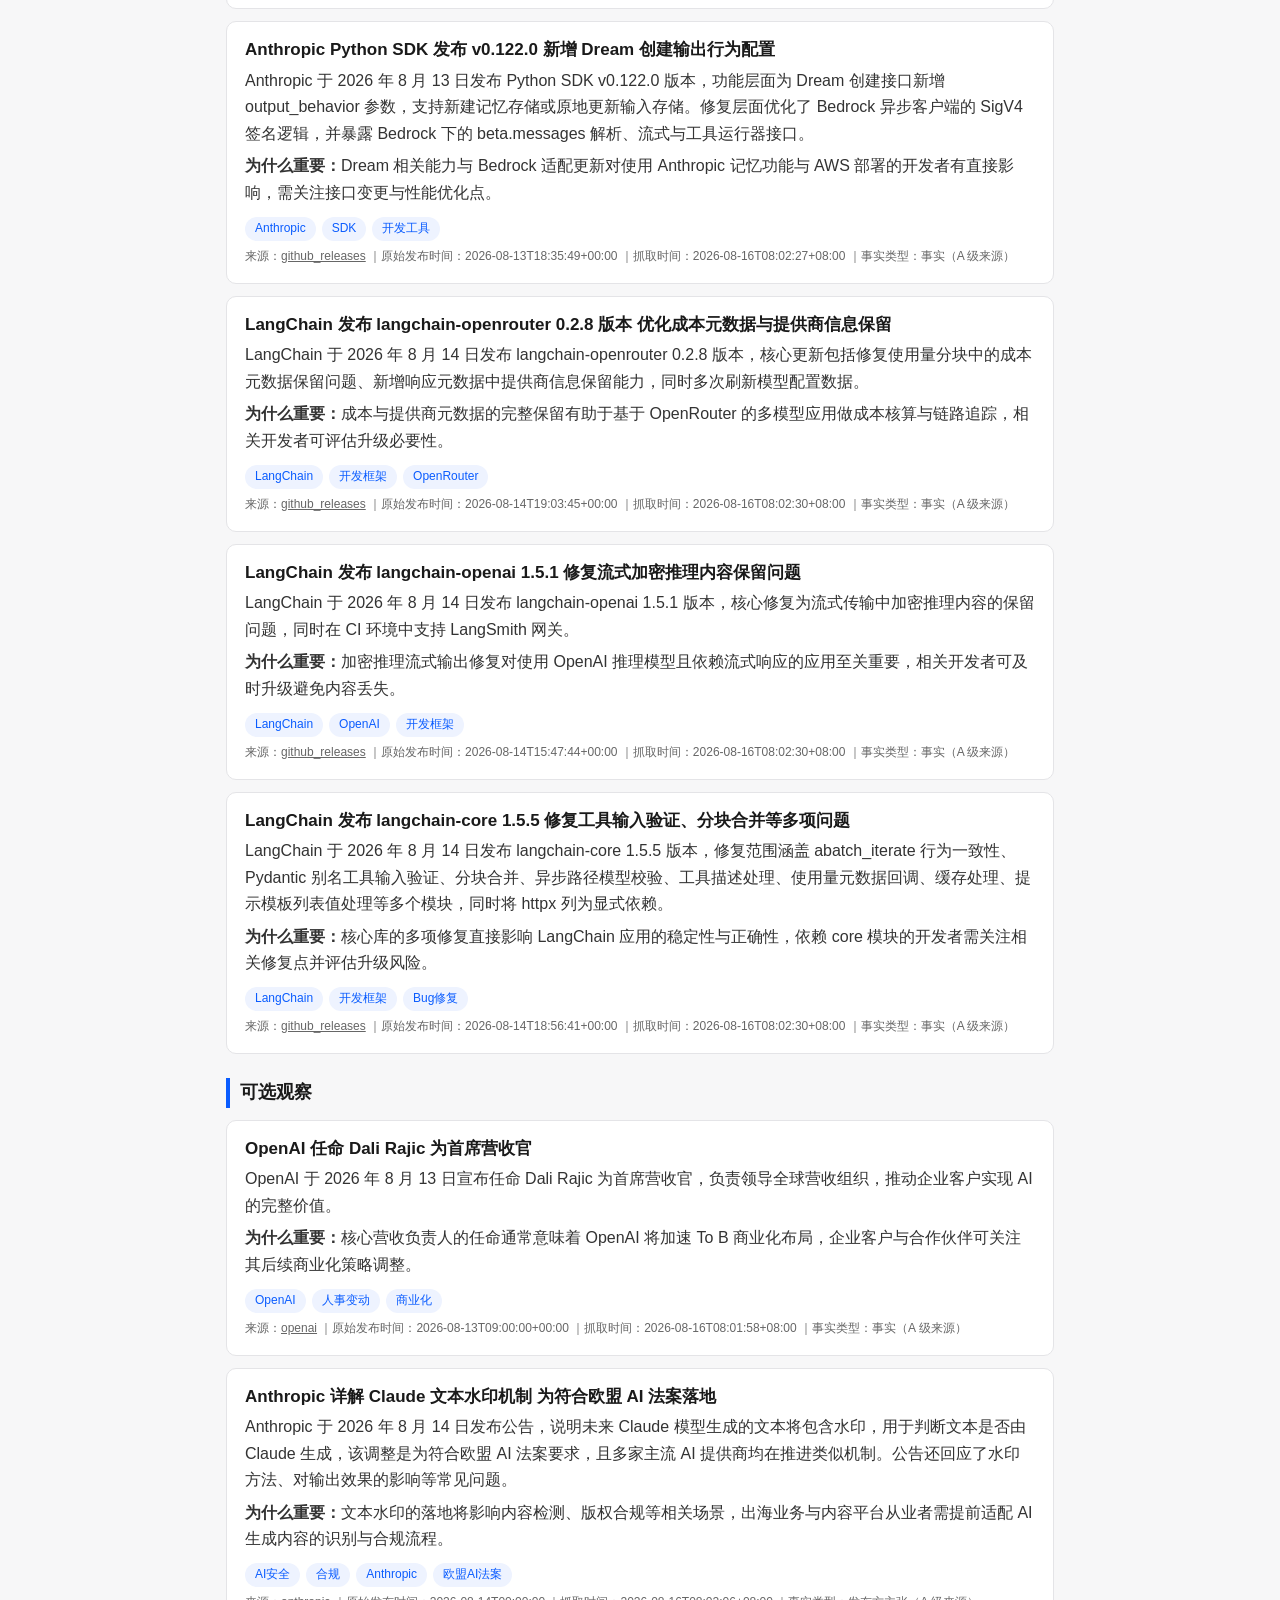
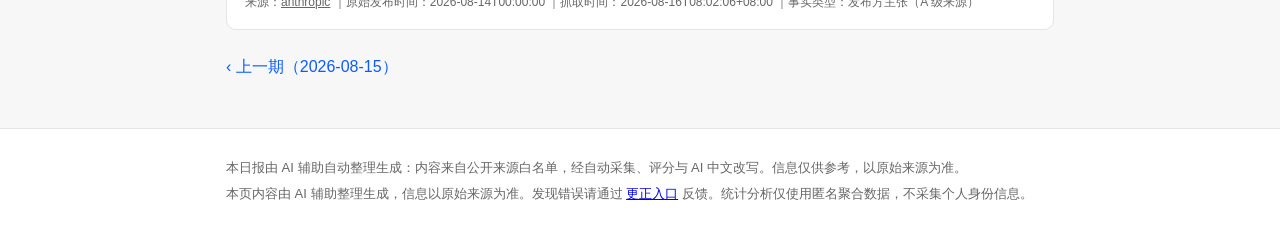
<file: daily/2026-08-16.html>
<!DOCTYPE html>
<html lang="zh-CN">
<head>
<meta charset="utf-8">
<meta name="viewport" content="width=device-width, initial-scale=1">
<meta name="robots" content="index,follow">
<title>AI 日报 · 2026-08-16</title>
<link rel="stylesheet" href="https://orcaxnet.github.io/ai-daily-report/assets/style.css">
</head>
<body>
<header class="site-header">
  <div class="wrap">
    <a class="brand" href="https://orcaxnet.github.io/ai-daily-report/">AI 日报</a>
    <nav class="site-nav">
      <a href="https://orcaxnet.github.io/ai-daily-report/">首页</a>
      <a href="https://orcaxnet.github.io/ai-daily-report/archive.html">归档</a>
      <a href="https://orcaxnet.github.io/ai-daily-report/corrections.html">更正记录</a>
    </nav>
  </div>
</header>
<main class="wrap">

<article class="daily">
  <header class="daily-head">
    <h1>AI 日报 · 2026-08-16</h1>
    <p class="meta">信息截止：2026-08-16T06:30:00+08:00（Asia/Shanghai）｜生成时间：2026-08-16T08:03:14+08:00</p>
    <p class="meta">内容窗口：2026-08-15T06:30:00+08:00 → 2026-08-16T06:30:00+08:00</p>
  </header>

  
  
  <div class="notice">本日标准内容窗口（2026-08-15T06:30:00+08:00 → 2026-08-16T06:30:00+08:00）内达标内容不足，已向前回看至 2026-08-12T06:30:00+08:00 补充近期动态。</div>
  

  
  <section class="category-block">
    <h2>基础理论</h2>
    
    
      <p class="empty">今日无重大更新。</p>
    
  </section>
  
  <section class="category-block">
    <h2>模型进展</h2>
    
    
      
      <article class="item-card">
        <h3><a href="https://blog.google/innovation-and-ai/models-and-research/gemini-models/introducing-gemini-3-7-flash/" target="_blank" rel="noopener nofollow">DeepMind 发布 Gemini 3.7 Flash 模型</a></h3>
        <p class="summary">Google DeepMind 于 2026 年 8 月 13 日正式发布 Gemini 3.7 Flash 模型，相关公告已在官方博客上线。目前官方暂未披露该模型的具体性能参数与功能细节。</p>
        <p class="why"><strong>为什么重要：</strong>Gemini 系列 Flash 版本通常主打高性价比与低延迟，从业者可关注后续性能与定价信息，评估其在高吞吐场景的应用潜力。</p>
        <div class="tags">
          <span class="tag">Gemini</span><span class="tag">模型发布</span><span class="tag">DeepMind</span>
        </div>
        <p class="src">
          来源：<a href="https://blog.google/innovation-and-ai/models-and-research/gemini-models/introducing-gemini-3-7-flash/" target="_blank" rel="noopener nofollow">deepmind</a>
          ｜原始发布时间：2026-08-13T17:04:18+00:00
          ｜抓取时间：2026-08-16T08:01:59+08:00
          ｜事实类型：发布方主张（A 级来源）
        </p>
      </article>
      
      <article class="item-card">
        <h3><a href="https://huggingface.co/blog/allenai/olmoearth-embeddings" target="_blank" rel="noopener nofollow">Allen AI 推出 OlmoEarth 嵌入功能 支持自定义导出用于下游分析</a></h3>
        <p class="summary">Hugging Face 博客发布 Allen AI 的 OlmoEarth 嵌入新功能，用户可通过 OlmoEarth Studio 导出自定义嵌入向量，用于下游分析任务。该功能基于 OlmoEarth 相关模型能力构建。</p>
        <p class="why"><strong>为什么重要：</strong>自定义嵌入导出能力可降低地理/多模态领域分析的特征工程成本，相关方向从业者可评估其在垂直场景的适配性。</p>
        <div class="tags">
          <span class="tag">嵌入模型</span><span class="tag">开源工具</span><span class="tag">HuggingFace</span>
        </div>
        <p class="src">
          来源：<a href="https://huggingface.co/blog/allenai/olmoearth-embeddings" target="_blank" rel="noopener nofollow">hf_blog</a>
          ｜原始发布时间：2026-08-12T16:14:36+00:00
          ｜抓取时间：2026-08-16T08:01:57+08:00
          ｜事实类型：发布方主张（A 级来源）
        </p>
      </article>
      
      <article class="item-card">
        <h3><a href="https://openai.com/index/previewing-ultrafast/" target="_blank" rel="noopener nofollow">OpenAI 推出 Ultrafast 预览层级 GPT-5.6 Sol 速度最高提升 14 倍</a></h3>
        <p class="summary">OpenAI 于 2026 年 8 月 13 日宣布推出 Ultrafast API 服务层级预览，该层级由 Cerebras 提供算力支持，运行 GPT-5.6 Sol 模型时速度最高可达常规版本的 14 倍，输出速度最高达每秒 750 个 token。</p>
        <p class="why"><strong>为什么重要：</strong>超高响应速度的 API 层级将拓展低延迟场景的 AI 应用边界，对实时交互、流式生成有强需求的团队可评估其成本与性能收益。</p>
        <div class="tags">
          <span class="tag">OpenAI</span><span class="tag">API</span><span class="tag">推理加速</span>
        </div>
        <p class="src">
          来源：<a href="https://openai.com/index/previewing-ultrafast/" target="_blank" rel="noopener nofollow">openai</a>
          ｜原始发布时间：2026-08-13T10:00:00+00:00
          ｜抓取时间：2026-08-16T08:01:58+08:00
          ｜事实类型：发布方主张（A 级来源）
        </p>
      </article>
      
    
  </section>
  
  <section class="category-block">
    <h2>Agent 进展</h2>
    
    
      <p class="empty">今日无重大更新。</p>
    
  </section>
  
  <section class="category-block">
    <h2>AI 应用</h2>
    
    
      
      <article class="item-card">
        <h3><a href="https://github.com/openai/openai-python/releases/tag/v3.1.0" target="_blank" rel="noopener nofollow">OpenAI Python SDK 发布 v3.1.0 新增 WebSocket 流 ID 并弃用 Sora 视频 API</a></h3>
        <p class="summary">OpenAI 于 2026 年 8 月 14 日发布 Python SDK v3.1.0 版本，新增 WebSocket 流 ID、工作负载身份访问令牌签发事件等功能，同时弃用 Sora 视频 API，还新增 Ultrafast 服务层级、结构化 MCP 与 WebSocket 错误相关支持。</p>
        <p class="why"><strong>为什么重要：</strong>SDK 版本更新涉及 API 能力变更，使用 OpenAI 接口的开发者需及时适配 Sora API 弃用调整，并评估 WebSocket 与 Ultrafast 层级的业务价值。</p>
        <div class="tags">
          <span class="tag">OpenAI</span><span class="tag">SDK</span><span class="tag">开发工具</span>
        </div>
        <p class="src">
          来源：<a href="https://github.com/openai/openai-python/releases/tag/v3.1.0" target="_blank" rel="noopener nofollow">github_releases</a>
          ｜原始发布时间：2026-08-14T23:48:55+00:00
          ｜抓取时间：2026-08-16T08:02:26+08:00
          ｜事实类型：事实（A 级来源）
        </p>
      </article>
      
      <article class="item-card">
        <h3><a href="https://github.com/anthropics/anthropic-sdk-python/releases/tag/v0.122.0" target="_blank" rel="noopener nofollow">Anthropic Python SDK 发布 v0.122.0 新增 Dream 创建输出行为配置</a></h3>
        <p class="summary">Anthropic 于 2026 年 8 月 13 日发布 Python SDK v0.122.0 版本，功能层面为 Dream 创建接口新增 output_behavior 参数，支持新建记忆存储或原地更新输入存储。修复层面优化了 Bedrock 异步客户端的 SigV4 签名逻辑，并暴露 Bedrock 下的 beta.messages 解析、流式与工具运行器接口。</p>
        <p class="why"><strong>为什么重要：</strong>Dream 相关能力与 Bedrock 适配更新对使用 Anthropic 记忆功能与 AWS 部署的开发者有直接影响，需关注接口变更与性能优化点。</p>
        <div class="tags">
          <span class="tag">Anthropic</span><span class="tag">SDK</span><span class="tag">开发工具</span>
        </div>
        <p class="src">
          来源：<a href="https://github.com/anthropics/anthropic-sdk-python/releases/tag/v0.122.0" target="_blank" rel="noopener nofollow">github_releases</a>
          ｜原始发布时间：2026-08-13T18:35:49+00:00
          ｜抓取时间：2026-08-16T08:02:27+08:00
          ｜事实类型：事实（A 级来源）
        </p>
      </article>
      
      <article class="item-card">
        <h3><a href="https://github.com/langchain-ai/langchain/releases/tag/langchain-openrouter%3D%3D0.2.8" target="_blank" rel="noopener nofollow">LangChain 发布 langchain-openrouter 0.2.8 版本 优化成本元数据与提供商信息保留</a></h3>
        <p class="summary">LangChain 于 2026 年 8 月 14 日发布 langchain-openrouter 0.2.8 版本，核心更新包括修复使用量分块中的成本元数据保留问题、新增响应元数据中提供商信息保留能力，同时多次刷新模型配置数据。</p>
        <p class="why"><strong>为什么重要：</strong>成本与提供商元数据的完整保留有助于基于 OpenRouter 的多模型应用做成本核算与链路追踪，相关开发者可评估升级必要性。</p>
        <div class="tags">
          <span class="tag">LangChain</span><span class="tag">开发框架</span><span class="tag">OpenRouter</span>
        </div>
        <p class="src">
          来源：<a href="https://github.com/langchain-ai/langchain/releases/tag/langchain-openrouter%3D%3D0.2.8" target="_blank" rel="noopener nofollow">github_releases</a>
          ｜原始发布时间：2026-08-14T19:03:45+00:00
          ｜抓取时间：2026-08-16T08:02:30+08:00
          ｜事实类型：事实（A 级来源）
        </p>
      </article>
      
      <article class="item-card">
        <h3><a href="https://github.com/langchain-ai/langchain/releases/tag/langchain-openai%3D%3D1.5.1" target="_blank" rel="noopener nofollow">LangChain 发布 langchain-openai 1.5.1 修复流式加密推理内容保留问题</a></h3>
        <p class="summary">LangChain 于 2026 年 8 月 14 日发布 langchain-openai 1.5.1 版本，核心修复为流式传输中加密推理内容的保留问题，同时在 CI 环境中支持 LangSmith 网关。</p>
        <p class="why"><strong>为什么重要：</strong>加密推理流式输出修复对使用 OpenAI 推理模型且依赖流式响应的应用至关重要，相关开发者可及时升级避免内容丢失。</p>
        <div class="tags">
          <span class="tag">LangChain</span><span class="tag">OpenAI</span><span class="tag">开发框架</span>
        </div>
        <p class="src">
          来源：<a href="https://github.com/langchain-ai/langchain/releases/tag/langchain-openai%3D%3D1.5.1" target="_blank" rel="noopener nofollow">github_releases</a>
          ｜原始发布时间：2026-08-14T15:47:44+00:00
          ｜抓取时间：2026-08-16T08:02:30+08:00
          ｜事实类型：事实（A 级来源）
        </p>
      </article>
      
      <article class="item-card">
        <h3><a href="https://github.com/langchain-ai/langchain/releases/tag/langchain-core%3D%3D1.5.5" target="_blank" rel="noopener nofollow">LangChain 发布 langchain-core 1.5.5 修复工具输入验证、分块合并等多项问题</a></h3>
        <p class="summary">LangChain 于 2026 年 8 月 14 日发布 langchain-core 1.5.5 版本，修复范围涵盖 abatch_iterate 行为一致性、Pydantic 别名工具输入验证、分块合并、异步路径模型校验、工具描述处理、使用量元数据回调、缓存处理、提示模板列表值处理等多个模块，同时将 httpx 列为显式依赖。</p>
        <p class="why"><strong>为什么重要：</strong>核心库的多项修复直接影响 LangChain 应用的稳定性与正确性，依赖 core 模块的开发者需关注相关修复点并评估升级风险。</p>
        <div class="tags">
          <span class="tag">LangChain</span><span class="tag">开发框架</span><span class="tag">Bug修复</span>
        </div>
        <p class="src">
          来源：<a href="https://github.com/langchain-ai/langchain/releases/tag/langchain-core%3D%3D1.5.5" target="_blank" rel="noopener nofollow">github_releases</a>
          ｜原始发布时间：2026-08-14T18:56:41+00:00
          ｜抓取时间：2026-08-16T08:02:30+08:00
          ｜事实类型：事实（A 级来源）
        </p>
      </article>
      
    
  </section>
  
  <section class="category-block">
    <h2>可选观察</h2>
    
    
      
      <article class="item-card">
        <h3><a href="https://openai.com/index/dali-rajic-chief-revenue-officer/" target="_blank" rel="noopener nofollow">OpenAI 任命 Dali Rajic 为首席营收官</a></h3>
        <p class="summary">OpenAI 于 2026 年 8 月 13 日宣布任命 Dali Rajic 为首席营收官，负责领导全球营收组织，推动企业客户实现 AI 的完整价值。</p>
        <p class="why"><strong>为什么重要：</strong>核心营收负责人的任命通常意味着 OpenAI 将加速 To B 商业化布局，企业客户与合作伙伴可关注其后续商业化策略调整。</p>
        <div class="tags">
          <span class="tag">OpenAI</span><span class="tag">人事变动</span><span class="tag">商业化</span>
        </div>
        <p class="src">
          来源：<a href="https://openai.com/index/dali-rajic-chief-revenue-officer/" target="_blank" rel="noopener nofollow">openai</a>
          ｜原始发布时间：2026-08-13T09:00:00+00:00
          ｜抓取时间：2026-08-16T08:01:58+08:00
          ｜事实类型：事实（A 级来源）
        </p>
      </article>
      
      <article class="item-card">
        <h3><a href="https://www.anthropic.com/news/claude-text-watermark" target="_blank" rel="noopener nofollow">Anthropic 详解 Claude 文本水印机制 为符合欧盟 AI 法案落地</a></h3>
        <p class="summary">Anthropic 于 2026 年 8 月 14 日发布公告，说明未来 Claude 模型生成的文本将包含水印，用于判断文本是否由 Claude 生成，该调整是为符合欧盟 AI 法案要求，且多家主流 AI 提供商均在推进类似机制。公告还回应了水印方法、对输出效果的影响等常见问题。</p>
        <p class="why"><strong>为什么重要：</strong>文本水印的落地将影响内容检测、版权合规等相关场景，出海业务与内容平台从业者需提前适配 AI 生成内容的识别与合规流程。</p>
        <div class="tags">
          <span class="tag">AI安全</span><span class="tag">合规</span><span class="tag">Anthropic</span><span class="tag">欧盟AI法案</span>
        </div>
        <p class="src">
          来源：<a href="https://www.anthropic.com/news/claude-text-watermark" target="_blank" rel="noopener nofollow">anthropic</a>
          ｜原始发布时间：2026-08-14T00:00:00
          ｜抓取时间：2026-08-16T08:02:06+08:00
          ｜事实类型：发布方主张（A 级来源）
        </p>
      </article>
      
    
  </section>
  

  <nav class="daily-nav">
    <a href="https://orcaxnet.github.io/ai-daily-report/daily/2026-08-15.html">‹ 上一期（2026-08-15）</a>
    
  </nav>
</article>

</main>
<footer class="site-footer">
  <div class="wrap">
    <p>本日报由 AI 辅助自动整理生成：内容来自公开来源白名单，经自动采集、评分与 AI 中文改写。信息仅供参考，以原始来源为准。</p>
    <p>本页内容由 AI 辅助整理生成，信息以原始来源为准。发现错误请通过 <a href="https://orcaxnet.github.io/ai-daily-report/corrections.html">更正入口</a> 反馈。统计分析仅使用匿名聚合数据，不采集个人身份信息。</p>
  </div>
</footer>
</body>
</html>
</file>
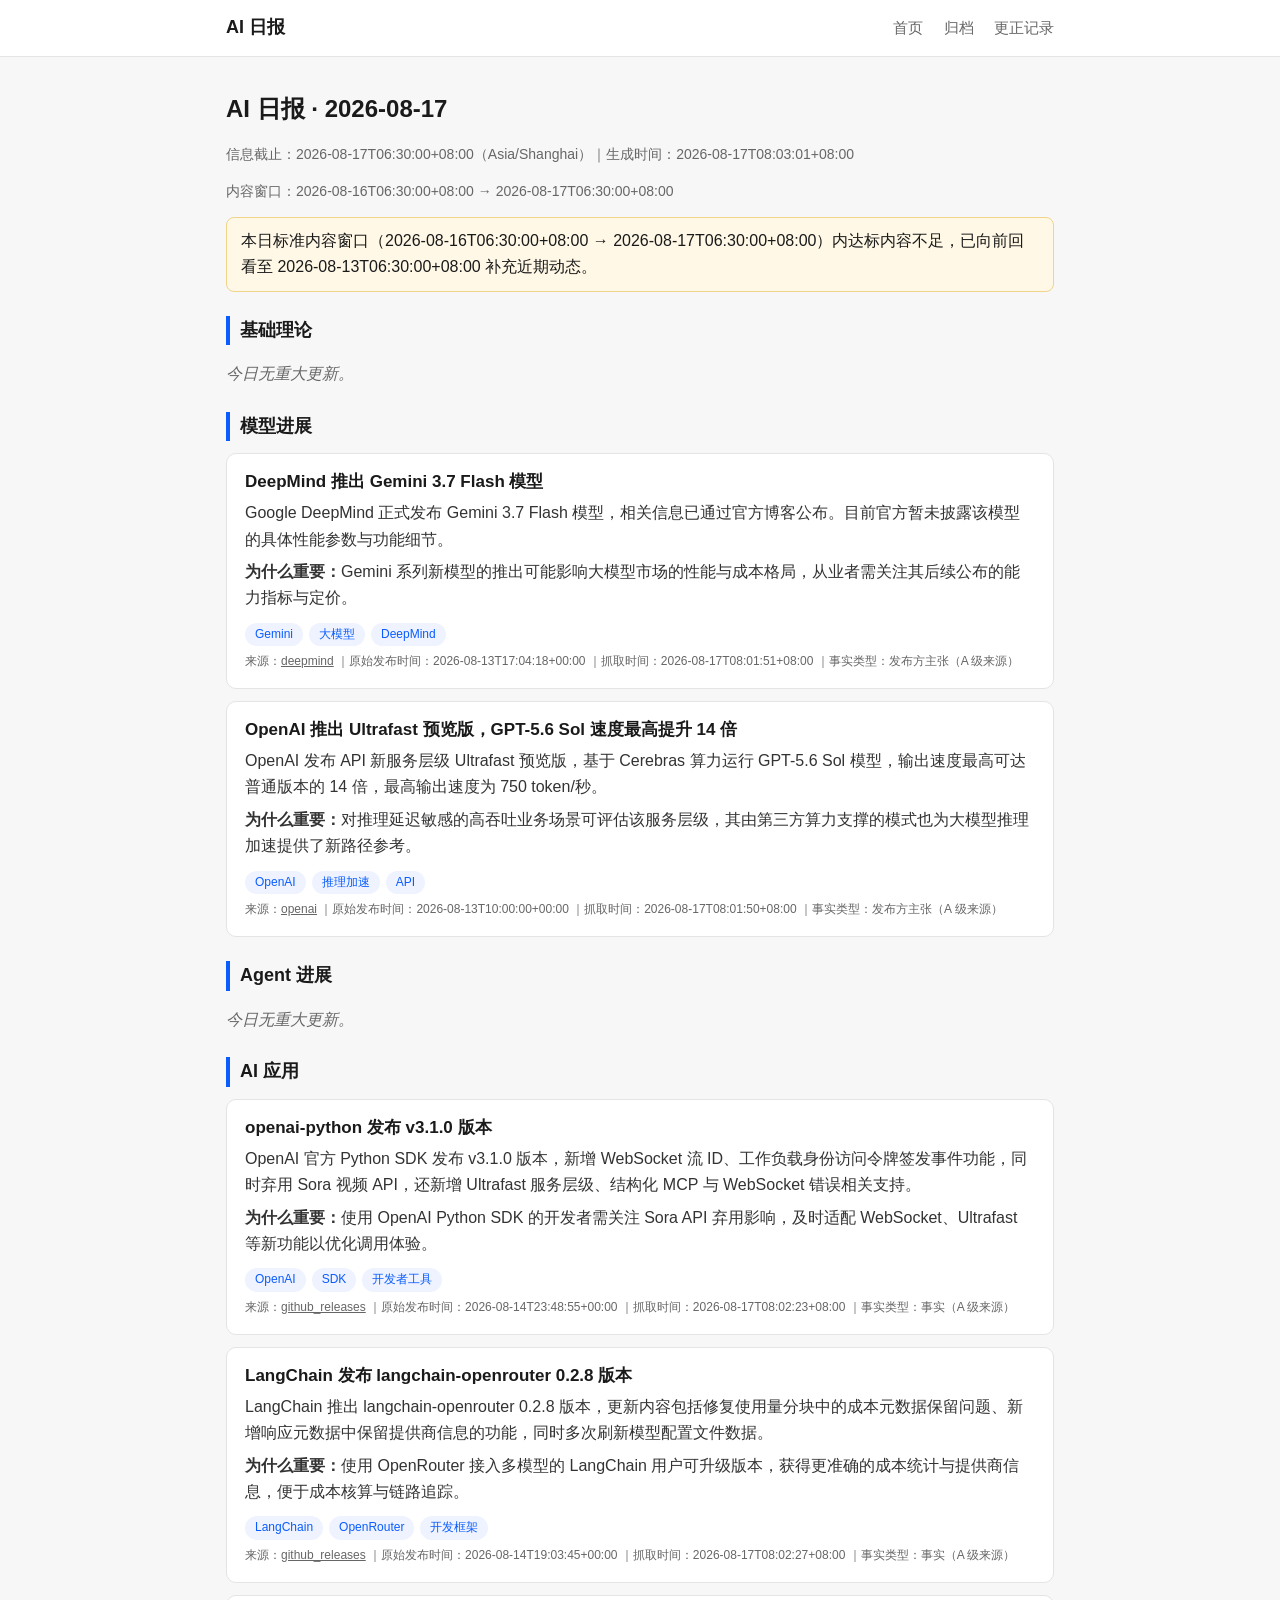
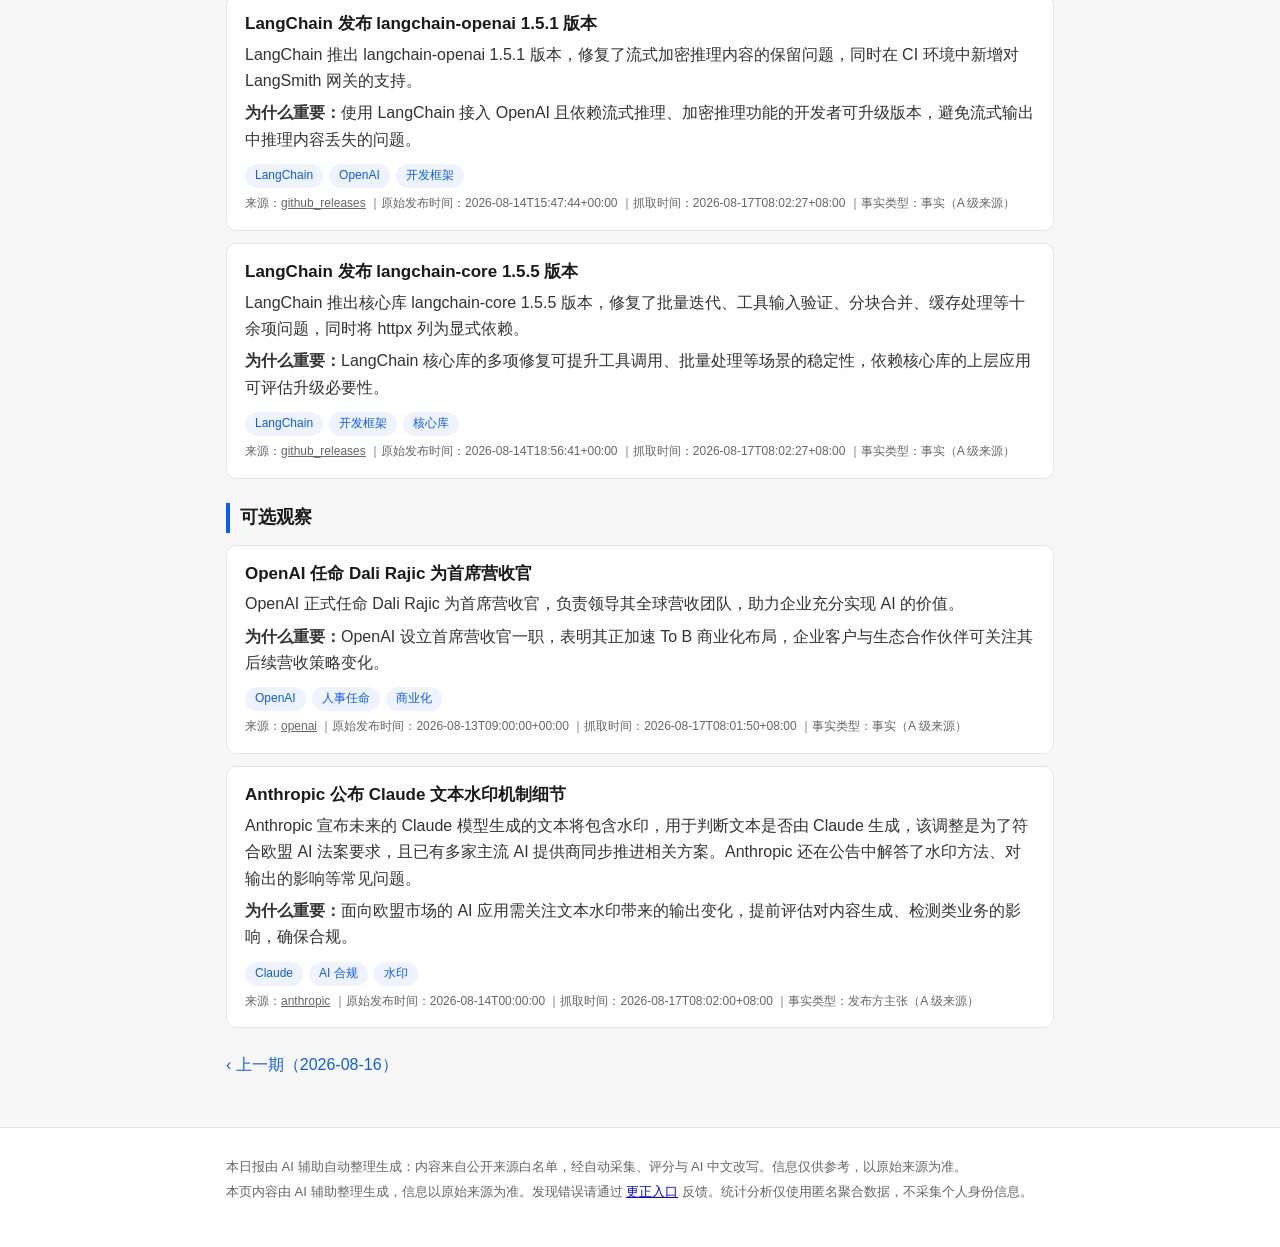
<file: daily/2026-08-17.html>
<!DOCTYPE html>
<html lang="zh-CN">
<head>
<meta charset="utf-8">
<meta name="viewport" content="width=device-width, initial-scale=1">
<meta name="robots" content="index,follow">
<title>AI 日报 · 2026-08-17</title>
<link rel="stylesheet" href="https://orcaxnet.github.io/ai-daily-report/assets/style.css">
</head>
<body>
<header class="site-header">
  <div class="wrap">
    <a class="brand" href="https://orcaxnet.github.io/ai-daily-report/">AI 日报</a>
    <nav class="site-nav">
      <a href="https://orcaxnet.github.io/ai-daily-report/">首页</a>
      <a href="https://orcaxnet.github.io/ai-daily-report/archive.html">归档</a>
      <a href="https://orcaxnet.github.io/ai-daily-report/corrections.html">更正记录</a>
    </nav>
  </div>
</header>
<main class="wrap">

<article class="daily">
  <header class="daily-head">
    <h1>AI 日报 · 2026-08-17</h1>
    <p class="meta">信息截止：2026-08-17T06:30:00+08:00（Asia/Shanghai）｜生成时间：2026-08-17T08:03:01+08:00</p>
    <p class="meta">内容窗口：2026-08-16T06:30:00+08:00 → 2026-08-17T06:30:00+08:00</p>
  </header>

  
  
  <div class="notice">本日标准内容窗口（2026-08-16T06:30:00+08:00 → 2026-08-17T06:30:00+08:00）内达标内容不足，已向前回看至 2026-08-13T06:30:00+08:00 补充近期动态。</div>
  

  
  <section class="category-block">
    <h2>基础理论</h2>
    
    
      <p class="empty">今日无重大更新。</p>
    
  </section>
  
  <section class="category-block">
    <h2>模型进展</h2>
    
    
      
      <article class="item-card">
        <h3><a href="https://blog.google/innovation-and-ai/models-and-research/gemini-models/introducing-gemini-3-7-flash/" target="_blank" rel="noopener nofollow">DeepMind 推出 Gemini 3.7 Flash 模型</a></h3>
        <p class="summary">Google DeepMind 正式发布 Gemini 3.7 Flash 模型，相关信息已通过官方博客公布。目前官方暂未披露该模型的具体性能参数与功能细节。</p>
        <p class="why"><strong>为什么重要：</strong>Gemini 系列新模型的推出可能影响大模型市场的性能与成本格局，从业者需关注其后续公布的能力指标与定价。</p>
        <div class="tags">
          <span class="tag">Gemini</span><span class="tag">大模型</span><span class="tag">DeepMind</span>
        </div>
        <p class="src">
          来源：<a href="https://blog.google/innovation-and-ai/models-and-research/gemini-models/introducing-gemini-3-7-flash/" target="_blank" rel="noopener nofollow">deepmind</a>
          ｜原始发布时间：2026-08-13T17:04:18+00:00
          ｜抓取时间：2026-08-17T08:01:51+08:00
          ｜事实类型：发布方主张（A 级来源）
        </p>
      </article>
      
      <article class="item-card">
        <h3><a href="https://openai.com/index/previewing-ultrafast/" target="_blank" rel="noopener nofollow">OpenAI 推出 Ultrafast 预览版，GPT-5.6 Sol 速度最高提升 14 倍</a></h3>
        <p class="summary">OpenAI 发布 API 新服务层级 Ultrafast 预览版，基于 Cerebras 算力运行 GPT-5.6 Sol 模型，输出速度最高可达普通版本的 14 倍，最高输出速度为 750  token/秒。</p>
        <p class="why"><strong>为什么重要：</strong>对推理延迟敏感的高吞吐业务场景可评估该服务层级，其由第三方算力支撑的模式也为大模型推理加速提供了新路径参考。</p>
        <div class="tags">
          <span class="tag">OpenAI</span><span class="tag">推理加速</span><span class="tag">API</span>
        </div>
        <p class="src">
          来源：<a href="https://openai.com/index/previewing-ultrafast/" target="_blank" rel="noopener nofollow">openai</a>
          ｜原始发布时间：2026-08-13T10:00:00+00:00
          ｜抓取时间：2026-08-17T08:01:50+08:00
          ｜事实类型：发布方主张（A 级来源）
        </p>
      </article>
      
    
  </section>
  
  <section class="category-block">
    <h2>Agent 进展</h2>
    
    
      <p class="empty">今日无重大更新。</p>
    
  </section>
  
  <section class="category-block">
    <h2>AI 应用</h2>
    
    
      
      <article class="item-card">
        <h3><a href="https://github.com/openai/openai-python/releases/tag/v3.1.0" target="_blank" rel="noopener nofollow">openai-python 发布 v3.1.0 版本</a></h3>
        <p class="summary">OpenAI 官方 Python SDK 发布 v3.1.0 版本，新增 WebSocket 流 ID、工作负载身份访问令牌签发事件功能，同时弃用 Sora 视频 API，还新增 Ultrafast 服务层级、结构化 MCP 与 WebSocket 错误相关支持。</p>
        <p class="why"><strong>为什么重要：</strong>使用 OpenAI Python SDK 的开发者需关注 Sora API 弃用影响，及时适配 WebSocket、Ultrafast 等新功能以优化调用体验。</p>
        <div class="tags">
          <span class="tag">OpenAI</span><span class="tag">SDK</span><span class="tag">开发者工具</span>
        </div>
        <p class="src">
          来源：<a href="https://github.com/openai/openai-python/releases/tag/v3.1.0" target="_blank" rel="noopener nofollow">github_releases</a>
          ｜原始发布时间：2026-08-14T23:48:55+00:00
          ｜抓取时间：2026-08-17T08:02:23+08:00
          ｜事实类型：事实（A 级来源）
        </p>
      </article>
      
      <article class="item-card">
        <h3><a href="https://github.com/langchain-ai/langchain/releases/tag/langchain-openrouter%3D%3D0.2.8" target="_blank" rel="noopener nofollow">LangChain 发布 langchain-openrouter 0.2.8 版本</a></h3>
        <p class="summary">LangChain 推出 langchain-openrouter 0.2.8 版本，更新内容包括修复使用量分块中的成本元数据保留问题、新增响应元数据中保留提供商信息的功能，同时多次刷新模型配置文件数据。</p>
        <p class="why"><strong>为什么重要：</strong>使用 OpenRouter 接入多模型的 LangChain 用户可升级版本，获得更准确的成本统计与提供商信息，便于成本核算与链路追踪。</p>
        <div class="tags">
          <span class="tag">LangChain</span><span class="tag">OpenRouter</span><span class="tag">开发框架</span>
        </div>
        <p class="src">
          来源：<a href="https://github.com/langchain-ai/langchain/releases/tag/langchain-openrouter%3D%3D0.2.8" target="_blank" rel="noopener nofollow">github_releases</a>
          ｜原始发布时间：2026-08-14T19:03:45+00:00
          ｜抓取时间：2026-08-17T08:02:27+08:00
          ｜事实类型：事实（A 级来源）
        </p>
      </article>
      
      <article class="item-card">
        <h3><a href="https://github.com/langchain-ai/langchain/releases/tag/langchain-openai%3D%3D1.5.1" target="_blank" rel="noopener nofollow">LangChain 发布 langchain-openai 1.5.1 版本</a></h3>
        <p class="summary">LangChain 推出 langchain-openai 1.5.1 版本，修复了流式加密推理内容的保留问题，同时在 CI 环境中新增对 LangSmith 网关的支持。</p>
        <p class="why"><strong>为什么重要：</strong>使用 LangChain 接入 OpenAI 且依赖流式推理、加密推理功能的开发者可升级版本，避免流式输出中推理内容丢失的问题。</p>
        <div class="tags">
          <span class="tag">LangChain</span><span class="tag">OpenAI</span><span class="tag">开发框架</span>
        </div>
        <p class="src">
          来源：<a href="https://github.com/langchain-ai/langchain/releases/tag/langchain-openai%3D%3D1.5.1" target="_blank" rel="noopener nofollow">github_releases</a>
          ｜原始发布时间：2026-08-14T15:47:44+00:00
          ｜抓取时间：2026-08-17T08:02:27+08:00
          ｜事实类型：事实（A 级来源）
        </p>
      </article>
      
      <article class="item-card">
        <h3><a href="https://github.com/langchain-ai/langchain/releases/tag/langchain-core%3D%3D1.5.5" target="_blank" rel="noopener nofollow">LangChain 发布 langchain-core 1.5.5 版本</a></h3>
        <p class="summary">LangChain 推出核心库 langchain-core 1.5.5 版本，修复了批量迭代、工具输入验证、分块合并、缓存处理等十余项问题，同时将 httpx 列为显式依赖。</p>
        <p class="why"><strong>为什么重要：</strong>LangChain 核心库的多项修复可提升工具调用、批量处理等场景的稳定性，依赖核心库的上层应用可评估升级必要性。</p>
        <div class="tags">
          <span class="tag">LangChain</span><span class="tag">开发框架</span><span class="tag">核心库</span>
        </div>
        <p class="src">
          来源：<a href="https://github.com/langchain-ai/langchain/releases/tag/langchain-core%3D%3D1.5.5" target="_blank" rel="noopener nofollow">github_releases</a>
          ｜原始发布时间：2026-08-14T18:56:41+00:00
          ｜抓取时间：2026-08-17T08:02:27+08:00
          ｜事实类型：事实（A 级来源）
        </p>
      </article>
      
    
  </section>
  
  <section class="category-block">
    <h2>可选观察</h2>
    
    
      
      <article class="item-card">
        <h3><a href="https://openai.com/index/dali-rajic-chief-revenue-officer/" target="_blank" rel="noopener nofollow">OpenAI 任命 Dali Rajic 为首席营收官</a></h3>
        <p class="summary">OpenAI 正式任命 Dali Rajic 为首席营收官，负责领导其全球营收团队，助力企业充分实现 AI 的价值。</p>
        <p class="why"><strong>为什么重要：</strong>OpenAI 设立首席营收官一职，表明其正加速 To B 商业化布局，企业客户与生态合作伙伴可关注其后续营收策略变化。</p>
        <div class="tags">
          <span class="tag">OpenAI</span><span class="tag">人事任命</span><span class="tag">商业化</span>
        </div>
        <p class="src">
          来源：<a href="https://openai.com/index/dali-rajic-chief-revenue-officer/" target="_blank" rel="noopener nofollow">openai</a>
          ｜原始发布时间：2026-08-13T09:00:00+00:00
          ｜抓取时间：2026-08-17T08:01:50+08:00
          ｜事实类型：事实（A 级来源）
        </p>
      </article>
      
      <article class="item-card">
        <h3><a href="https://www.anthropic.com/news/claude-text-watermark" target="_blank" rel="noopener nofollow">Anthropic 公布 Claude 文本水印机制细节</a></h3>
        <p class="summary">Anthropic 宣布未来的 Claude 模型生成的文本将包含水印，用于判断文本是否由 Claude 生成，该调整是为了符合欧盟 AI 法案要求，且已有多家主流 AI 提供商同步推进相关方案。Anthropic 还在公告中解答了水印方法、对输出的影响等常见问题。</p>
        <p class="why"><strong>为什么重要：</strong>面向欧盟市场的 AI 应用需关注文本水印带来的输出变化，提前评估对内容生成、检测类业务的影响，确保合规。</p>
        <div class="tags">
          <span class="tag">Claude</span><span class="tag">AI 合规</span><span class="tag">水印</span>
        </div>
        <p class="src">
          来源：<a href="https://www.anthropic.com/news/claude-text-watermark" target="_blank" rel="noopener nofollow">anthropic</a>
          ｜原始发布时间：2026-08-14T00:00:00
          ｜抓取时间：2026-08-17T08:02:00+08:00
          ｜事实类型：发布方主张（A 级来源）
        </p>
      </article>
      
    
  </section>
  

  <nav class="daily-nav">
    <a href="https://orcaxnet.github.io/ai-daily-report/daily/2026-08-16.html">‹ 上一期（2026-08-16）</a>
    
  </nav>
</article>

</main>
<footer class="site-footer">
  <div class="wrap">
    <p>本日报由 AI 辅助自动整理生成：内容来自公开来源白名单，经自动采集、评分与 AI 中文改写。信息仅供参考，以原始来源为准。</p>
    <p>本页内容由 AI 辅助整理生成，信息以原始来源为准。发现错误请通过 <a href="https://orcaxnet.github.io/ai-daily-report/corrections.html">更正入口</a> 反馈。统计分析仅使用匿名聚合数据，不采集个人身份信息。</p>
  </div>
</footer>
</body>
</html>
</file>
